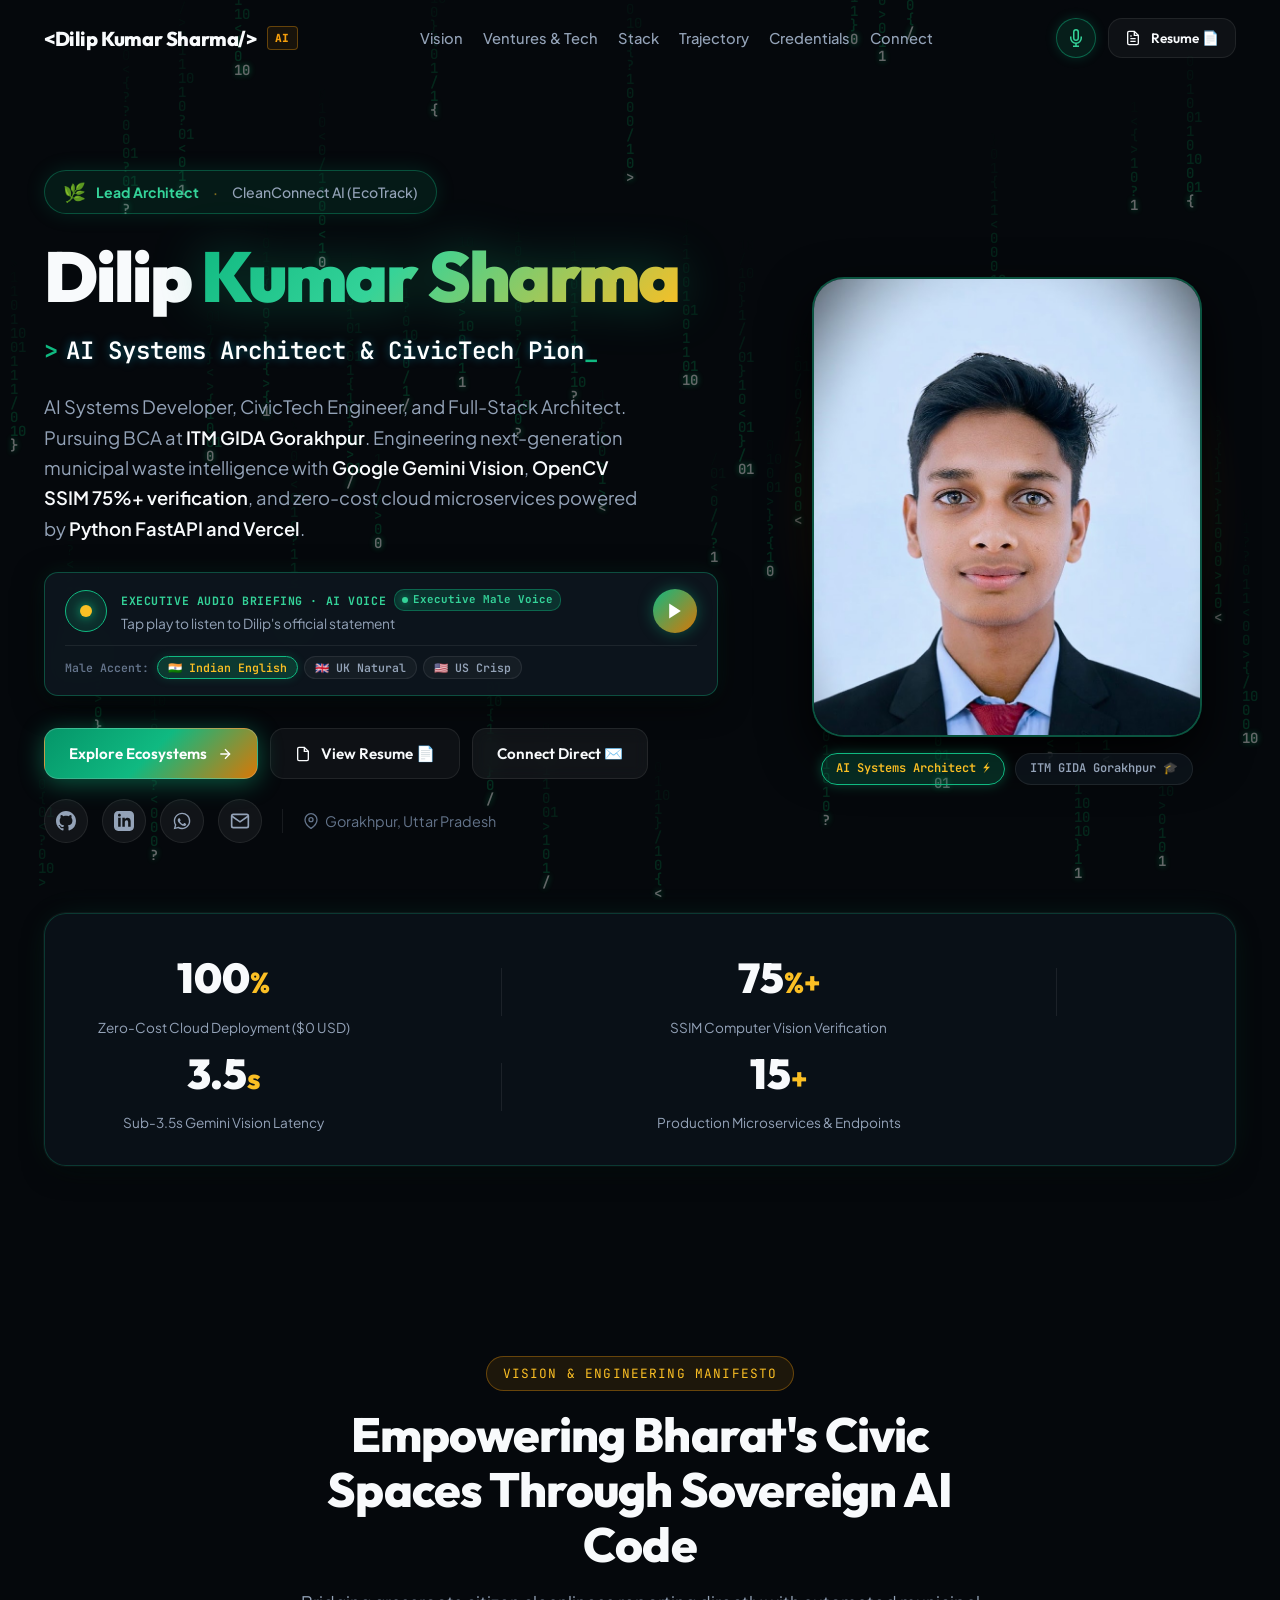
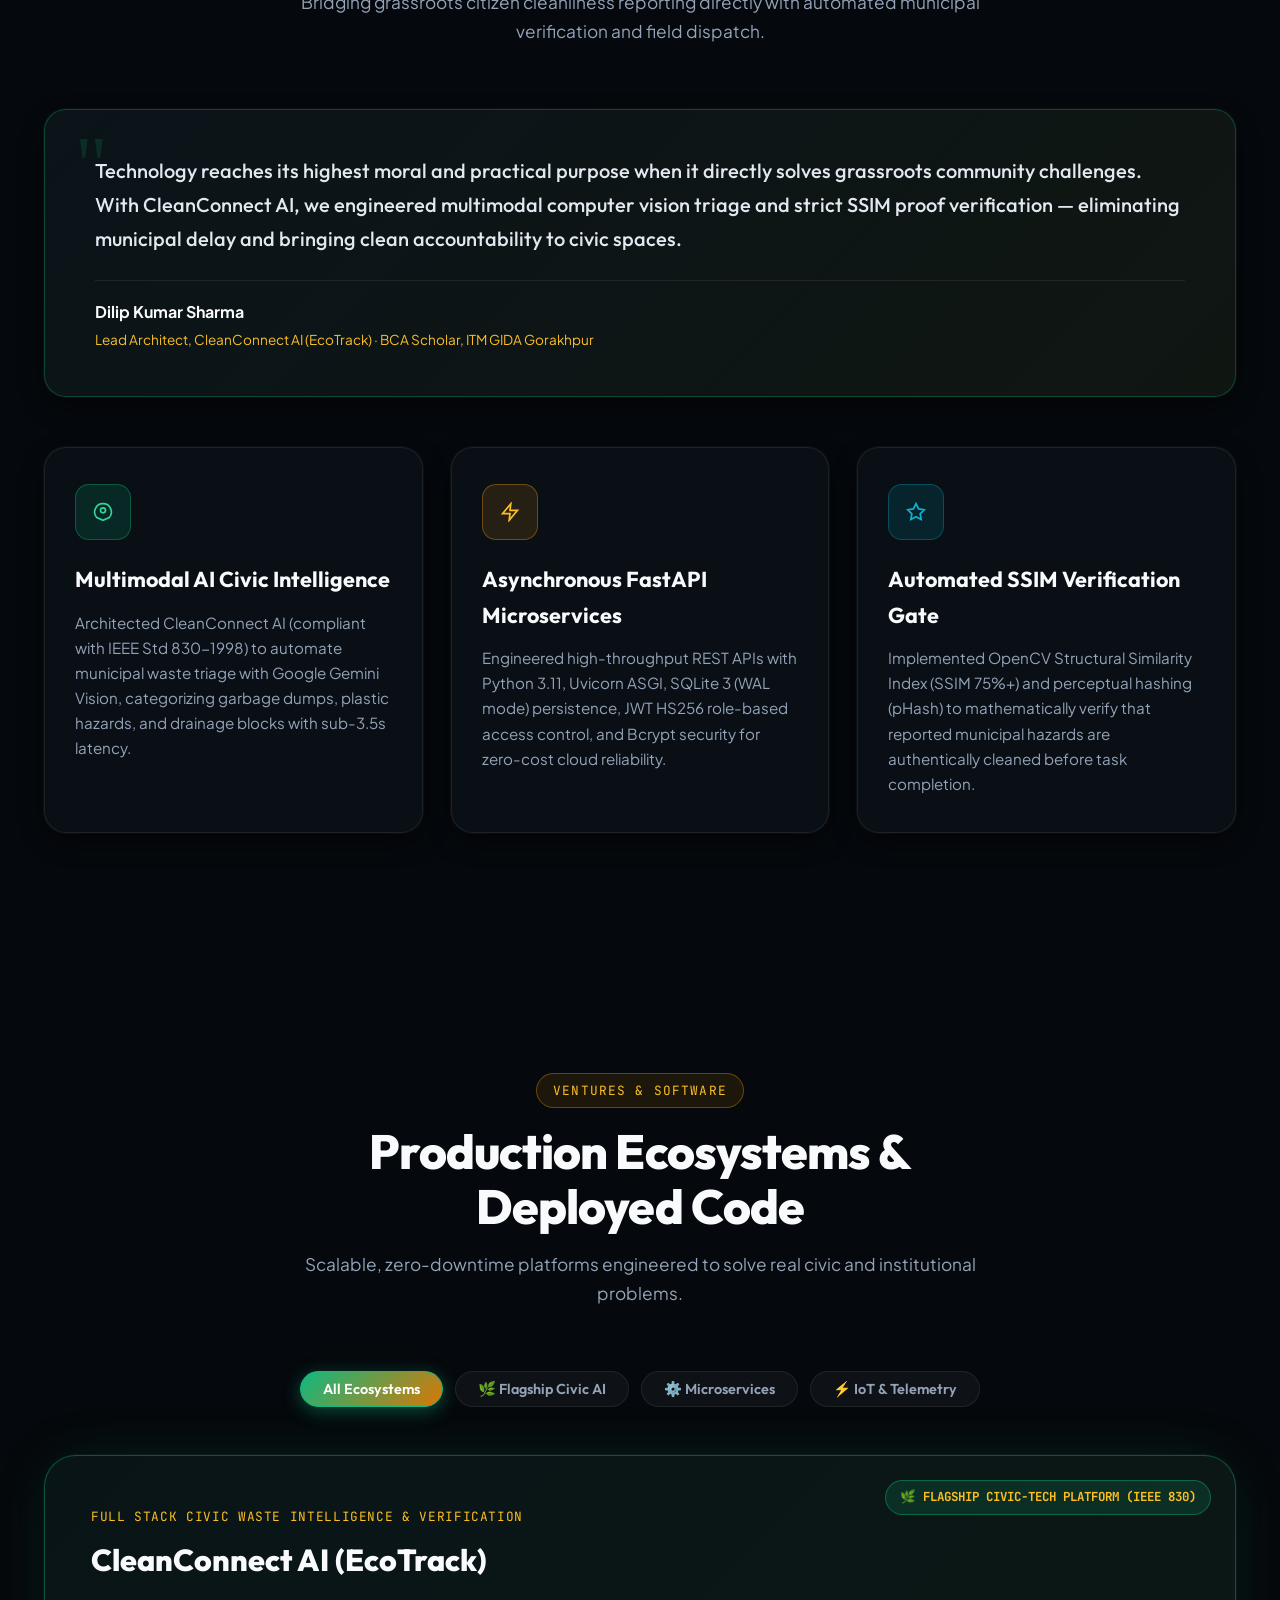
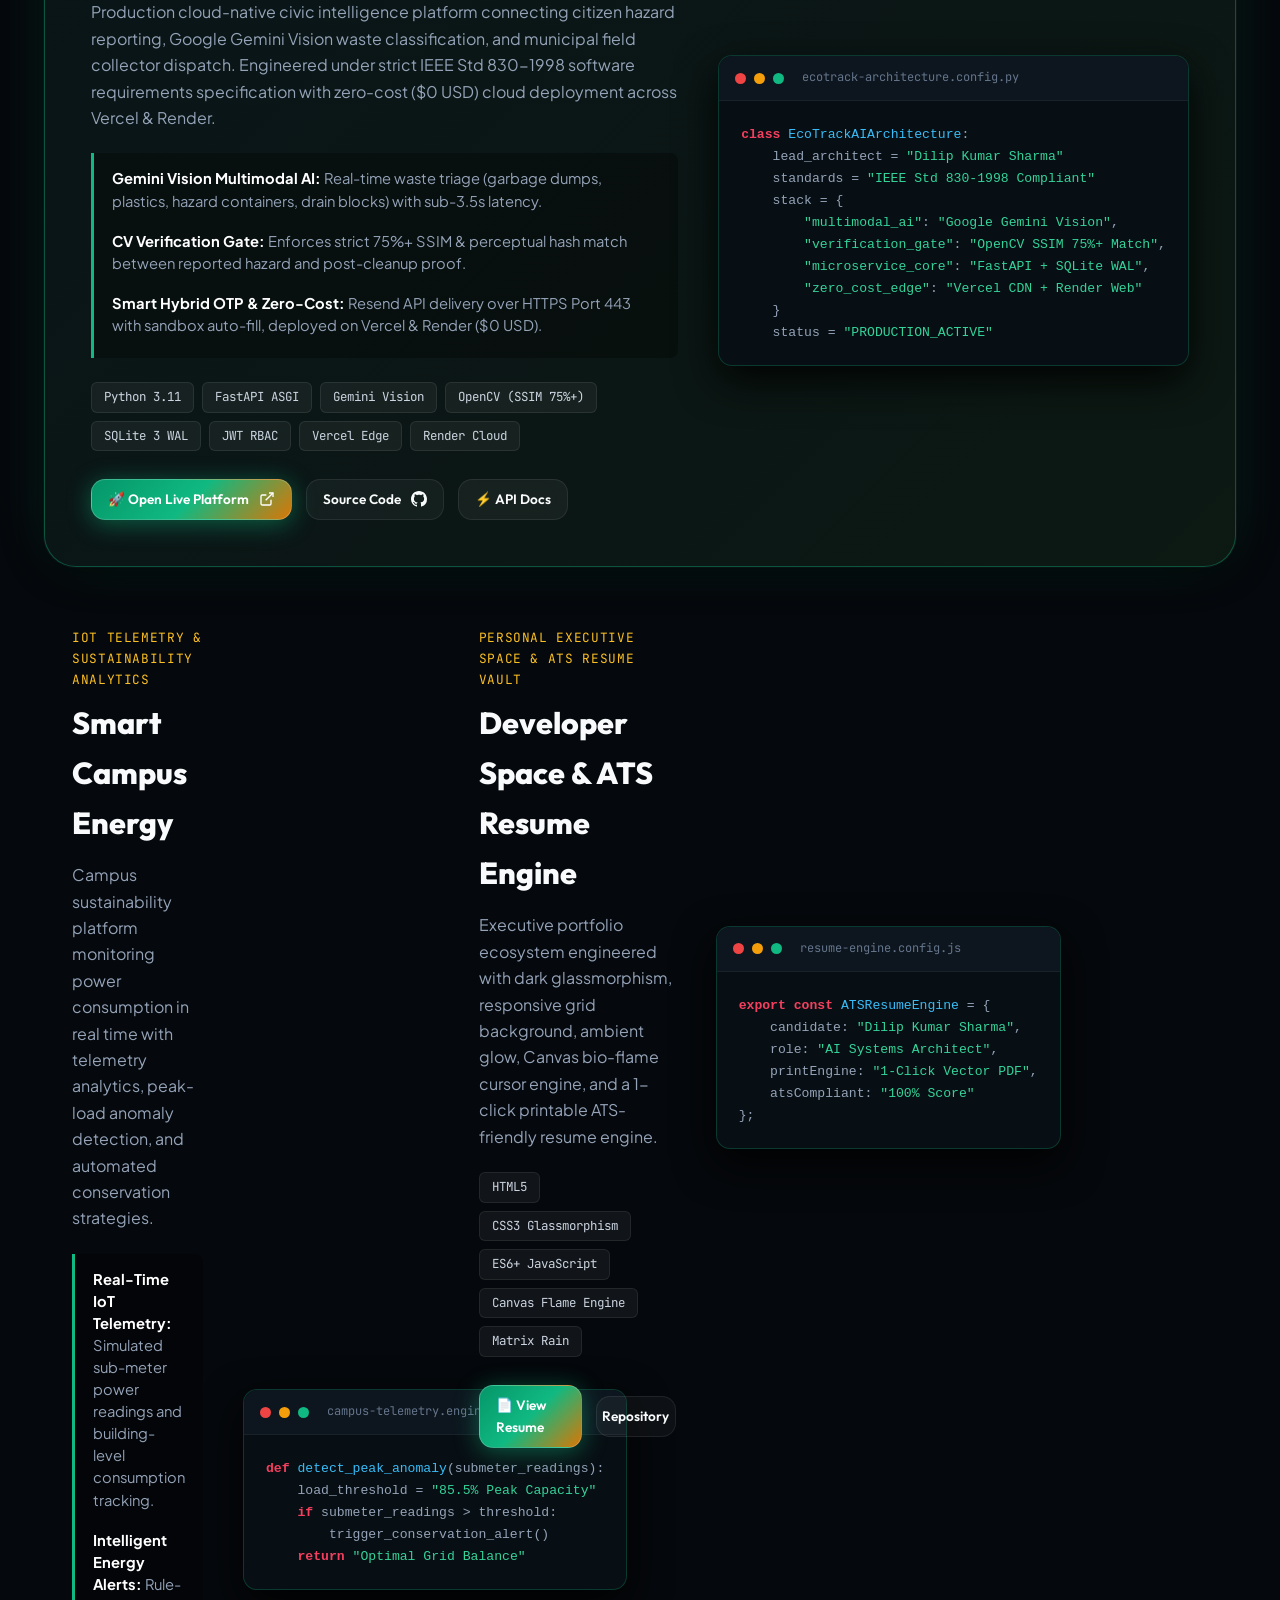
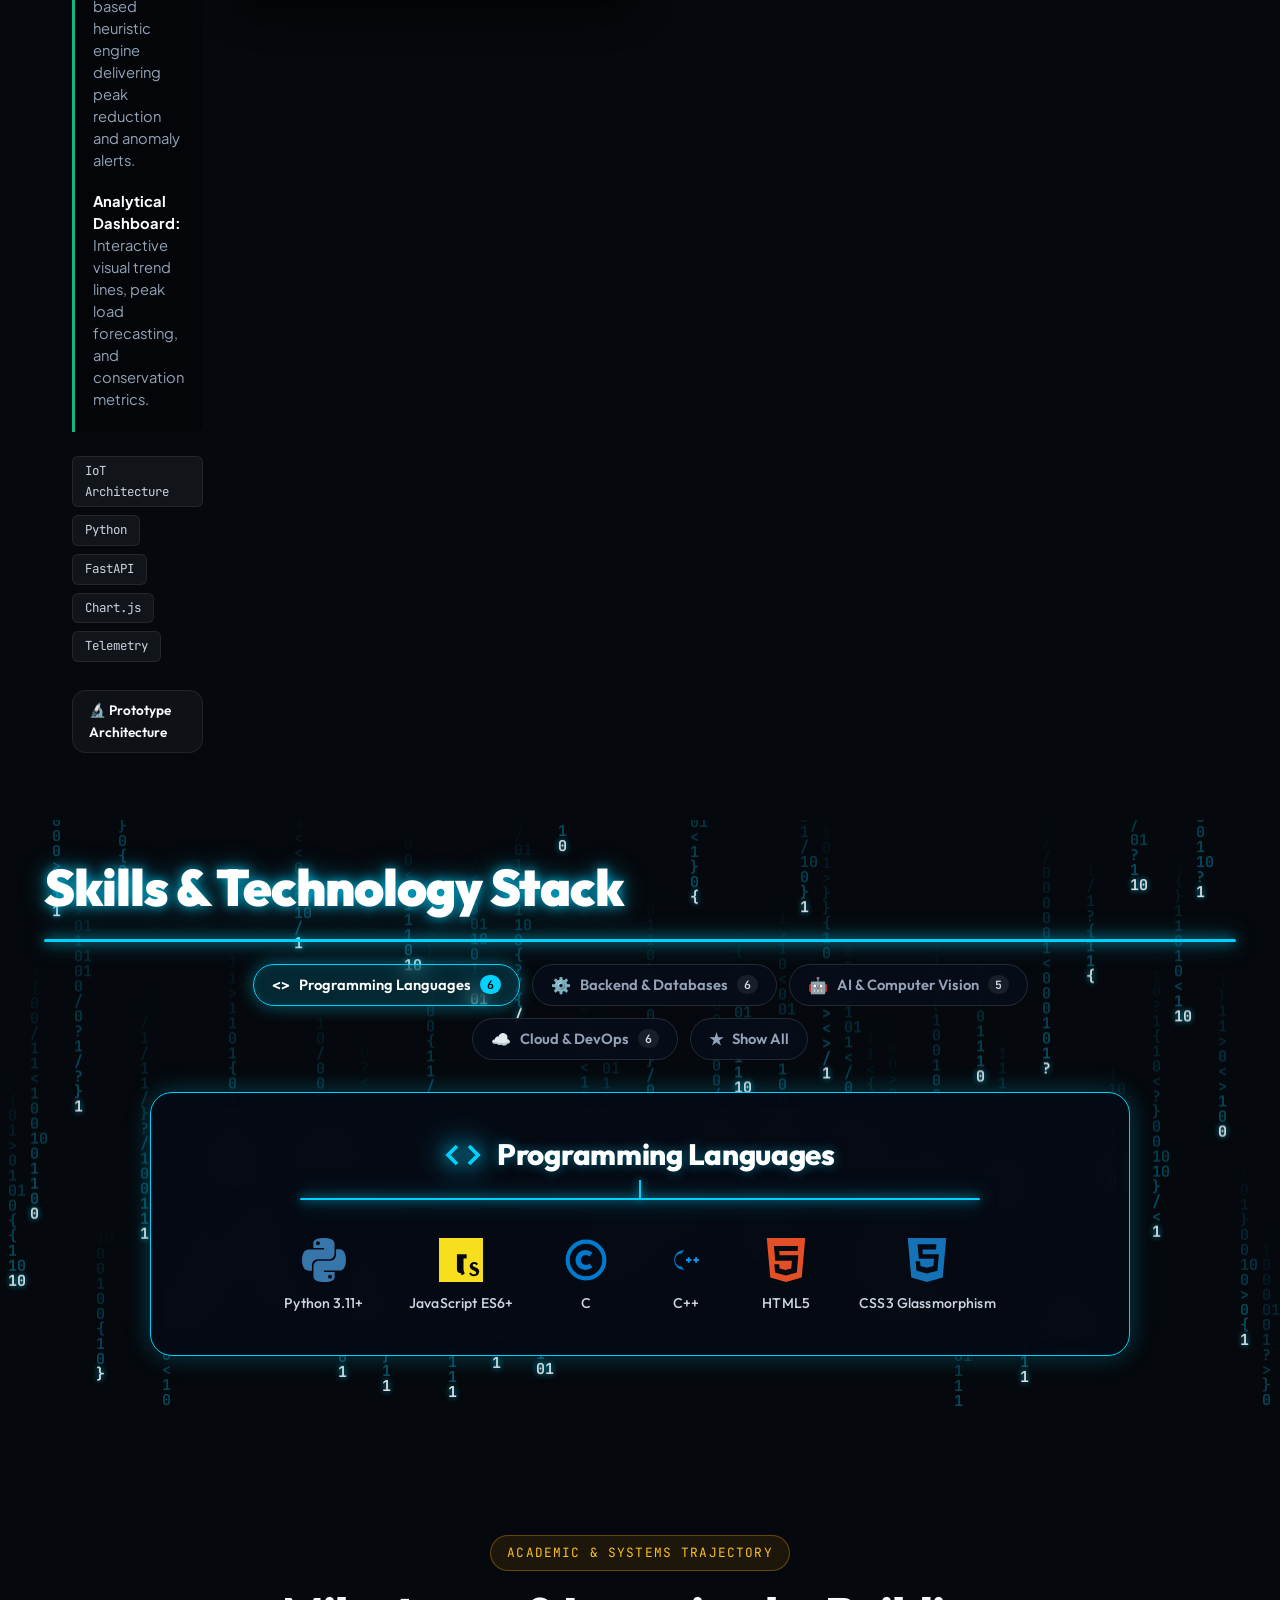
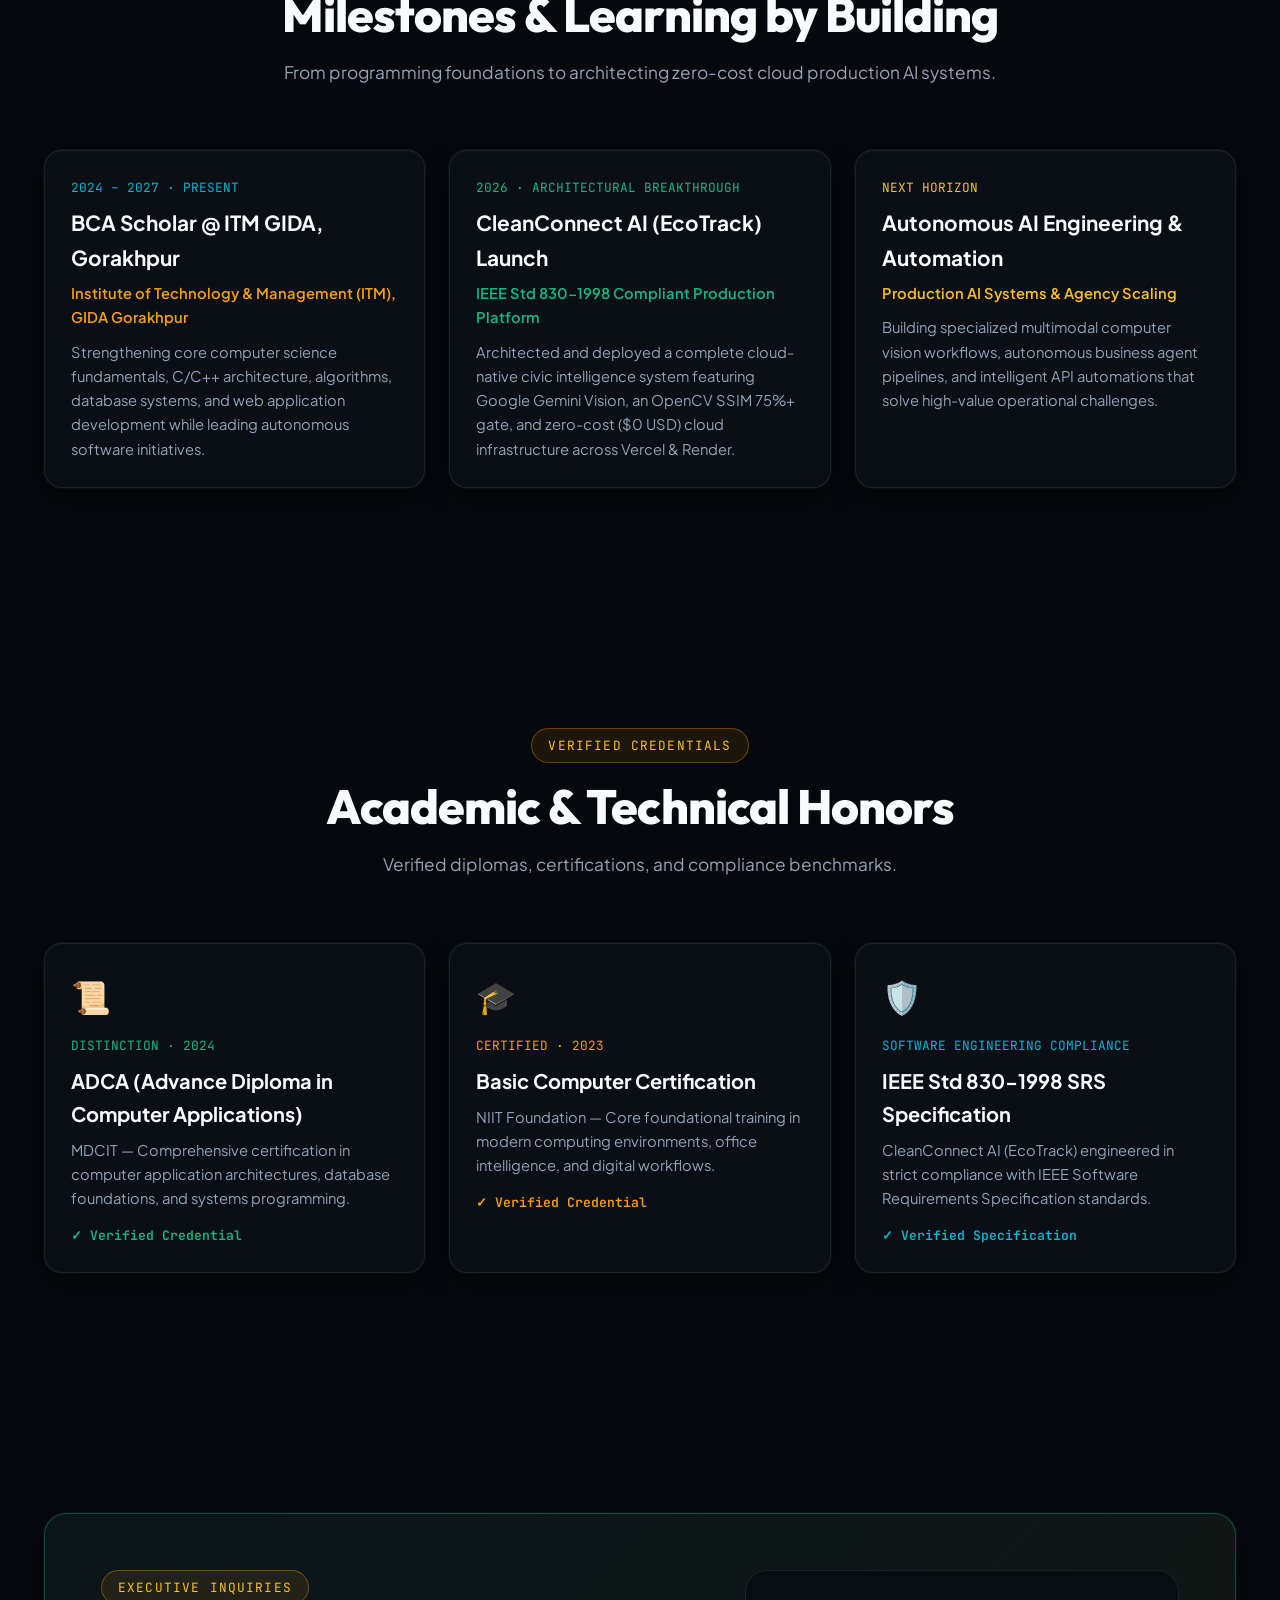
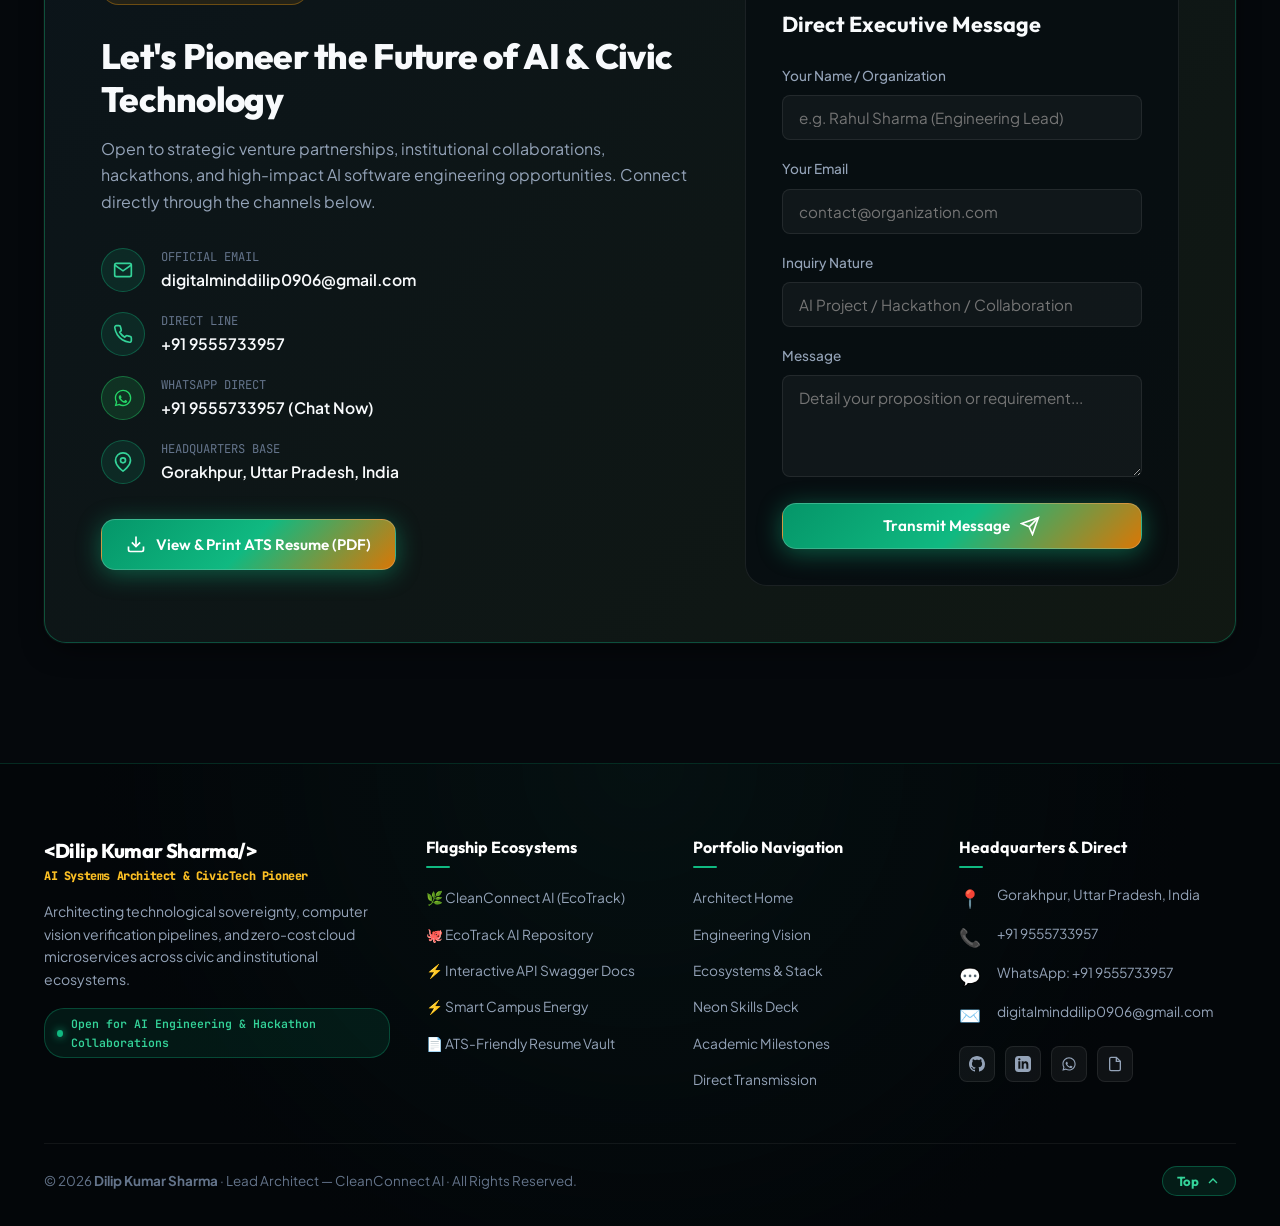
<file: index.html>
<!DOCTYPE html>
<html lang="en">
<head>
  <meta charset="UTF-8">
  <meta name="viewport" content="width=device-width, initial-scale=1.0">
  <title>Dilip Kumar Sharma | AI Systems Architect & CivicTech Pioneer</title>
  <meta name="description" content="Official Executive Portfolio of Dilip Kumar Sharma — AI Systems Architect, CivicTech Pioneer, and Lead Developer of CleanConnect AI (EcoTrack). Building multimodal vision pipelines, FastAPI microservices, and zero-cost cloud architectures.">
  <meta name="keywords" content="Dilip Kumar Sharma, AI Engineer, CleanConnect AI, EcoTrack, FastAPI, Gemini Vision, OpenCV SSIM, ITM GIDA Gorakhpur, Full Stack Developer">
  <meta name="author" content="Dilip Kumar Sharma">

  <!-- Open Graph Meta Tags -->
  <meta property="og:title" content="Dilip Kumar Sharma | AI Systems Architect">
  <meta property="og:description" content="Official Portfolio of Dilip Kumar Sharma. AI Systems Architect, CivicTech Pioneer, and Creator of CleanConnect AI.">
  <meta property="og:image" content="./profile.jpg">
  <meta property="og:type" content="website">

  <!-- Favicon -->
  <link rel="icon" type="image/jpeg" href="./profile.jpg">

  <!-- Typography -->
  <link rel="preconnect" href="https://fonts.googleapis.com">
  <link rel="preconnect" href="https://fonts.gstatic.com" crossorigin>
  <link href="https://fonts.googleapis.com/css2?family=Outfit:wght@300;400;500;600;700;800;900&family=Plus+Jakarta+Sans:wght@300;400;500;600;700;800&family=JetBrains+Mono:wght@400;500;600;700&display=swap" rel="stylesheet">

  <link rel="stylesheet" href="style.css">
</head>
<body>

  <!-- Fullscreen Subtle Flame Ember Spark Cursor Canvas ("Halka Fire Trail") -->
  <canvas id="fireTrailCanvas"></canvas>

  <!-- Fullscreen Ambient Coding Bits Matrix Rain Canvas (0, 1 Streams across black background) -->
  <canvas id="globalCodeMatrixCanvas" class="global-code-matrix-canvas"></canvas>

  <!-- Navigation Bar -->
  <header class="navbar" id="navbar">
    <div class="container nav-container">
      <a href="#hero" class="nav-brand">
        <span class="brand-name">&lt;Dilip Kumar Sharma/&gt;</span>
        <span class="brand-title-tag">AI</span>
      </a>

      <nav class="nav-menu" id="navMenu">
        <a href="#about" class="nav-link">Vision</a>
        <a href="#projects" class="nav-link">Ventures &amp; Tech</a>
        <a href="#skills" class="nav-link">Stack</a>
        <a href="#journey" class="nav-link">Trajectory</a>
        <a href="#credentials" class="nav-link">Credentials</a>
        <a href="#contact" class="nav-link">Connect</a>
      </nav>

      <div class="nav-actions">
        <!-- AI Voice Briefing Quick Trigger (Circular Pill / Mic Button) -->
        <button class="ai-voice-circle-btn" id="voiceTriggerBtn" title="Listen to Dilip's AI Voice Statement" aria-label="AI Voice Briefing">
          <div class="voice-icon-wrap">
            <svg class="icon-sm mic-icon" viewBox="0 0 24 24" fill="none" stroke="currentColor" stroke-width="2"><path d="M12 1a3 3 0 0 0-3 3v8a3 3 0 0 0 6 0V4a3 3 0 0 0-3-3z"></path><path d="M19 10v2a7 7 0 0 1-14 0v-2"></path><line x1="12" y1="19" x2="12" y2="23"></line><line x1="8" y1="23" x2="16" y2="23"></line></svg>
          </div>
          <span class="voice-pulse-ring"></span>
        </button>

        <a href="resume.html" class="btn btn-sm btn-outline nav-cv-btn" title="View Official ATS Resume">
          <svg class="icon-sm" viewBox="0 0 24 24" fill="none" stroke="currentColor" stroke-width="2"><path d="M14 2H6a2 2 0 0 0-2 2v16a2 2 0 0 0 2 2h12a2 2 0 0 0 2-2V8z"></path><polyline points="14 2 14 8 20 8"></polyline><line x1="16" y1="13" x2="8" y2="13"></line><line x1="16" y1="17" x2="8" y2="17"></line><polyline points="10 9 9 9 8 9"></polyline></svg>
          <span class="cv-text-desktop">Resume 📄</span>
          <span class="cv-text-mobile">Resume</span>
        </a>

        <button class="mobile-toggle" id="mobileToggle" aria-label="Toggle Navigation">
          <span></span><span></span><span></span>
        </button>
      </div>
    </div>
  </header>

  <!-- Hero Section -->
  <section class="hero-section" id="hero">
    <div class="container hero-container">
      
      <div class="hero-content">
        
        <div class="kisan-pill">
          <span class="wheat-icon">🌿</span>
          <span class="pill-title">Lead Architect</span>
          <span class="pill-sep">·</span>
          <span class="pill-sub">CleanConnect AI (EcoTrack)</span>
        </div>

        <h1 class="hero-title">
          Dilip <span class="gradient-kisan">Kumar Sharma</span>
        </h1>

        <div class="typewriter-container">
          <span class="typewriter-prefix">&gt; </span>
          <span class="typewriter-text" id="typewriter"></span>
          <span class="typewriter-cursor">_</span>
        </div>

        <p class="hero-bio">
          AI Systems Developer, CivicTech Engineer, and Full-Stack Architect. Pursuing BCA at <strong>ITM GIDA Gorakhpur</strong>. Engineering next-generation municipal waste intelligence with <strong>Google Gemini Vision</strong>, <strong>OpenCV SSIM 75%+ verification</strong>, and zero-cost cloud microservices powered by <strong>Python FastAPI and Vercel</strong>.
        </p>

        <!-- Executive Voice Player Card (Verified AI Voice Engine) -->
        <div class="voice-card-interactive" id="voiceCard">
          <div class="voice-card-header-row">
            <div class="voice-card-left">
              <div class="ai-avatar-pulse">
                <span class="ai-dot"></span>
                <span class="ai-sound-waves" id="voiceWaveIndicator">
                  <i></i><i></i><i></i><i></i>
                </span>
              </div>
              <div class="voice-text-group">
                <div class="voice-card-meta-row">
                  <span class="voice-card-label">EXECUTIVE AUDIO BRIEFING · AI VOICE</span>
                  <span class="voice-gender-pill" id="voiceGenderBadge">
                    <span class="badge-dot"></span>
                    <span id="voiceBadgeText">Executive Male Voice</span>
                  </span>
                </div>
                <p class="voice-card-desc" id="voiceStatusText">Tap play to listen to Dilip's official statement</p>
              </div>
            </div>
            <button class="voice-play-control" id="voicePlayBtn" aria-label="Play Dilip's Speech" title="Play / Pause Executive Voice">
              <svg id="playIcon" class="icon" viewBox="0 0 24 24" fill="currentColor"><polygon points="5 3 19 12 5 21 5 3"></polygon></svg>
              <svg id="pauseIcon" class="icon hidden" viewBox="0 0 24 24" fill="currentColor"><rect x="6" y="4" width="4" height="16"></rect><rect x="14" y="4" width="4" height="16"></rect></svg>
            </button>
          </div>

          <!-- Quick Male Dialect Selector -->
          <div class="voice-dialects-row">
            <span class="dialect-label">Male Accent:</span>
            <div class="dialect-buttons" id="voiceDialectBtns">
              <button type="button" class="dialect-pill active" data-accent="indian" title="Indian English Male Voice">🇮🇳 Indian English</button>
              <button type="button" class="dialect-pill" data-accent="uk" title="UK Executive Voice">🇬🇧 UK Natural</button>
              <button type="button" class="dialect-pill" data-accent="us" title="US Clear Tech Voice">🇺🇸 US Crisp</button>
            </div>
          </div>
        </div>

        <div class="hero-cta-group" style="display:flex; flex-wrap:wrap; gap:12px; margin-top:24px;">
          <a href="#projects" class="btn btn-kisan" title="Explore CleanConnect AI &amp; Ecosystems">
            <span>Explore Ecosystems</span>
            <svg class="icon-sm" viewBox="0 0 24 24" fill="none" stroke="currentColor" stroke-width="2"><line x1="5" y1="12" x2="19" y2="12"></line><polyline points="12 5 19 12 12 19"></polyline></svg>
          </a>
          <a href="resume.html" class="btn btn-outline" title="View Printable ATS Resume">
            <svg class="icon-sm" viewBox="0 0 24 24" fill="none" stroke="currentColor" stroke-width="2"><path d="M14 2H6a2 2 0 0 0-2 2v16a2 2 0 0 0 2 2h12a2 2 0 0 0 2-2V8z"></path><polyline points="14 2 14 8 20 8"></polyline></svg>
            <span>View Resume 📄</span>
          </a>
          <a href="#contact" class="btn btn-glass" title="Contact Dilip">Connect Direct ✉️</a>
        </div>

        <div class="hero-social-row" style="display:flex; align-items:center; gap:14px; margin-top:20px;">
          <a href="https://github.com/digitalminddilip" target="_blank" rel="noopener" class="social-link social-github" title="GitHub - @digitalminddilip">
            <svg class="icon" viewBox="0 0 24 24" fill="currentColor"><path d="M12 0C5.37 0 0 5.37 0 12c0 5.31 3.435 9.795 8.205 11.385.6.105.825-.255.825-.57 0-.285-.015-1.23-.015-2.235-3.015.555-3.795-.735-4.035-1.41-.135-.345-.72-1.41-1.23-1.695-.42-.225-1.02-.78-.015-.795.945-.015 1.62.87 1.845 1.23 1.08 1.815 2.805 1.305 3.495.99.105-.78.42-1.305.765-1.605-2.67-.3-5.46-1.335-5.46-5.925 0-1.305.465-2.385 1.23-3.225-.12-.3-.54-1.53.12-3.18 0 0 1.005-.315 3.3 1.23.96-.27 1.98-.405 3-.405s2.04.135 3 .405c2.295-1.56 3.3-1.23 3.3-1.23.66 1.65.24 2.88.12 3.18.765.84 1.23 1.905 1.23 3.225 0 4.605-2.805 5.625-5.475 5.925.435.375.81 1.095.81 2.22 0 1.605-.015 2.895-.015 3.3 0 .315.225.69.825.57A12.02 12.02 0 0024 12c0-6.63-5.37-12-12-12z"/></svg>
          </a>
          <a href="https://www.linkedin.com/" target="_blank" rel="noopener" class="social-link social-linkedin" title="LinkedIn - Dilip Kumar Sharma">
            <svg class="icon" viewBox="0 0 24 24" fill="currentColor"><path d="M19 0h-14c-2.761 0-5 2.239-5 5v14c0 2.761 2.239 5 5 5h14c2.762 0 5-2.239 5-5v-14c0-2.761-2.238-5-5-5zm-11 19h-3v-11h3v11zm-1.5-12.268c-.966 0-1.75-.79-1.75-1.764s.784-1.764 1.75-1.764 1.75.79 1.75 1.764-.783 1.764-1.75 1.764zm13.5 12.268h-3v-5.604c0-3.368-4-3.113-4 0v5.604h-3v-11h3v1.765c1.396-2.586 7-2.777 7 2.476v6.759z"/></svg>
          </a>
          <a href="https://wa.me/919555733957?text=Namaste%20Dilip!%20I%20visited%20your%20portfolio%20and%20would%20like%20to%20connect." target="_blank" rel="noopener" class="social-link social-whatsapp" title="WhatsApp - +91 9555733957">
            <svg class="icon" viewBox="0 0 24 24" fill="currentColor"><path d="M12.04 2c-5.46 0-9.91 4.45-9.91 9.91 0 1.75.46 3.45 1.32 4.95L2.05 22l5.25-1.38c1.45.79 3.08 1.21 4.74 1.21 5.46 0 9.91-4.45 9.91-9.91 0-2.65-1.03-5.14-2.9-7.01A9.816 9.816 0 0 0 12.04 2m.01 1.67c2.2 0 4.26.86 5.82 2.42a8.225 8.225 0 0 1 2.41 5.83c0 4.54-3.7 8.24-8.24 8.24-1.48 0-2.93-.4-4.2-1.15l-.3-.18-3.12.82.83-3.04-.2-.31a8.19 8.19 0 0 1-1.26-4.38c0-4.54 3.7-8.24 8.24-8.24m4.52 11.66c-.25-.13-1.47-.72-1.7-.81-.23-.08-.39-.13-.56.13-.17.25-.64.81-.79.97-.14.17-.29.19-.54.06-.25-.13-1.06-.39-2.02-1.25-.75-.67-1.26-1.5-1.41-1.75-.15-.25-.02-.39.11-.51.11-.11.25-.29.37-.44.13-.14.17-.25.25-.42.08-.17.04-.31-.02-.44-.06-.13-.56-1.34-.76-1.84-.2-.49-.4-.42-.56-.43h-.47c-.17 0-.44.06-.67.31-.23.25-.87.85-.87 2.07 0 1.22.89 2.4 1.01 2.57.13.17 1.75 2.68 4.25 3.75.59.26 1.06.41 1.42.52.6.19 1.15.16 1.58.1.48-.07 1.47-.6 1.68-1.18.21-.58.21-1.08.15-1.18-.07-.1-.23-.17-.48-.29z"/></svg>
          </a>
          <a href="mailto:digitalminddilip0906@gmail.com" class="social-link" title="Direct Email - digitalminddilip0906@gmail.com">
            <svg class="icon" viewBox="0 0 24 24" fill="none" stroke="currentColor" stroke-width="2"><path d="M4 4h16c1.1 0 2 .9 2 2v12c0 1.1-.9 2-2 2H4c-1.1 0-2-.9-2-2V6c0-1.1.9-2 2-2z"></path><polyline points="22,6 12,13 2,6"></polyline></svg>
          </a>
          <span class="social-separator"></span>
          <span class="social-location">
            <svg class="icon-sm" viewBox="0 0 24 24" fill="none" stroke="currentColor" stroke-width="2"><path d="M21 10c0 7-9 13-9 13s-9-6-9-13a9 9 0 0 1 18 0z"></path><circle cx="12" cy="10" r="3"></circle></svg>
            Gorakhpur, Uttar Pradesh
          </span>
        </div>

      </div>

      <!-- 3D Founder Portrait with Bio-Aura & Floating Chips -->
      <div class="hero-image-wrapper">
        <div class="profile-card-3d" id="profileCard">
          <div class="kisan-bio-aura"></div>
          
          <div class="profile-border" id="profileBorder">
            <div class="photo-slide-container">
              <img src="profile.jpg" alt="Dilip Kumar Sharma — AI Systems Architect" class="profile-img active" id="photo1">
            </div>
          </div>
          
          <div class="photo-mode-selector">
            <span class="mode-pill active">AI Systems Architect ⚡</span>
            <span class="mode-pill">ITM GIDA Gorakhpur 🎓</span>
          </div>
        </div>
      </div>

    </div>

    <!-- Executive Metrics Bar -->
    <div class="container">
      <div class="stat-bar">
        <div class="stat-item">
          <div class="stat-number-wrap">
            <span class="stat-number" data-target="100">0</span><span class="stat-plus">%</span>
          </div>
          <span class="stat-label">Zero-Cost Cloud Deployment ($0 USD)</span>
        </div>
        <div class="stat-divider"></div>
        <div class="stat-item">
          <div class="stat-number-wrap">
            <span class="stat-number" data-target="75">0</span><span class="stat-plus">%+</span>
          </div>
          <span class="stat-label">SSIM Computer Vision Verification</span>
        </div>
        <div class="stat-divider"></div>
        <div class="stat-item">
          <div class="stat-number-wrap">
            <span class="stat-number" data-target="3.5">0</span><span class="stat-plus">s</span>
          </div>
          <span class="stat-label">Sub-3.5s Gemini Vision Latency</span>
        </div>
        <div class="stat-divider"></div>
        <div class="stat-item">
          <div class="stat-number-wrap">
            <span class="stat-number" data-target="15">0</span><span class="stat-plus">+</span>
          </div>
          <span class="stat-label">Production Microservices &amp; Endpoints</span>
        </div>
      </div>
    </div>
  </section>

  <!-- Founder's Manifesto / Vision Section -->
  <section class="section about-section" id="about">
    <div class="container">
      <div class="section-header">
        <span class="section-tag">Vision &amp; Engineering Manifesto</span>
        <h2 class="section-title">Empowering Bharat's Civic Spaces Through Sovereign AI Code</h2>
        <p class="section-subtitle">Bridging grassroots citizen cleanliness reporting directly with automated municipal verification and field dispatch.</p>
      </div>

      <div class="manifesto-card glass-panel">
        <div class="manifesto-quote-mark">"</div>
        <blockquote class="manifesto-quote">
          Technology reaches its highest moral and practical purpose when it directly solves grassroots community challenges. With CleanConnect AI, we engineered multimodal computer vision triage and strict SSIM proof verification — eliminating municipal delay and bringing clean accountability to civic spaces.
        </blockquote>
        <div class="manifesto-author">
          <div class="author-info">
            <strong>Dilip Kumar Sharma</strong>
            <span>Lead Architect, CleanConnect AI (EcoTrack) · BCA Scholar, ITM GIDA Gorakhpur</span>
          </div>
        </div>
      </div>

      <div class="about-grid">
        <div class="about-card glass-panel">
          <div class="about-icon-box kisan-theme">
            <svg class="icon" viewBox="0 0 24 24" fill="none" stroke="currentColor" stroke-width="2"><path d="M12 2a10 10 0 0 0-7.54 16.58L12 22l7.54-3.42A10 10 0 0 0 12 2z"></path><circle cx="12" cy="10" r="3"></circle></svg>
          </div>
          <h3>Multimodal AI Civic Intelligence</h3>
          <p>
            Architected CleanConnect AI (compliant with IEEE Std 830-1998) to automate municipal waste triage with Google Gemini Vision, categorizing garbage dumps, plastic hazards, and drainage blocks with sub-3.5s latency.
          </p>
        </div>

        <div class="about-card glass-panel">
          <div class="about-icon-box gold-theme">
            <svg class="icon" viewBox="0 0 24 24" fill="none" stroke="currentColor" stroke-width="2"><path d="M13 2L3 14h9l-1 8 10-12h-9l1-8z"></path></svg>
          </div>
          <h3>Asynchronous FastAPI Microservices</h3>
          <p>
            Engineered high-throughput REST APIs with Python 3.11, Uvicorn ASGI, SQLite 3 (WAL mode) persistence, JWT HS256 role-based access control, and Bcrypt security for zero-cost cloud reliability.
          </p>
        </div>

        <div class="about-card glass-panel">
          <div class="about-icon-box cyber-theme">
            <svg class="icon" viewBox="0 0 24 24" fill="none" stroke="currentColor" stroke-width="2"><polygon points="12 2 15.09 8.26 22 9.27 17 14.14 18.18 21.02 12 17.77 5.82 21.02 7 14.14 2 9.27 8.91 8.26 12 2"></polygon></svg>
          </div>
          <h3>Automated SSIM Verification Gate</h3>
          <p>
            Implemented OpenCV Structural Similarity Index (SSIM 75%+) and perceptual hashing (pHash) to mathematically verify that reported municipal hazards are authentically cleaned before task completion.
          </p>
        </div>
      </div>
    </div>
  </section>

  <!-- Featured Ventures & Projects Section -->
  <section class="section projects-section" id="projects">
    <div class="container">
      <div class="section-header">
        <span class="section-tag">Ventures &amp; Software</span>
        <h2 class="section-title">Production Ecosystems &amp; Deployed Code</h2>
        <p class="section-subtitle">Scalable, zero-downtime platforms engineered to solve real civic and institutional problems.</p>
      </div>

      <!-- Filter Controls -->
      <div class="project-filters">
        <button class="filter-btn active" data-filter="all">All Ecosystems</button>
        <button class="filter-btn" data-filter="flagship">🌿 Flagship Civic AI</button>
        <button class="filter-btn" data-filter="microservices">⚙️ Microservices</button>
        <button class="filter-btn" data-filter="iot">⚡ IoT &amp; Telemetry</button>
      </div>

      <div class="projects-grid">

        <!-- Flagship: CleanConnect AI (EcoTrack) -->
        <article class="project-card featured-flagship" data-category="flagship microservices">
          <div class="flagship-badge">🌿 FLAGSHIP CIVIC-TECH PLATFORM (IEEE 830)</div>
          <div class="project-inner">
            <div class="project-meta">
              <span class="project-category">Full Stack Civic Waste Intelligence &amp; Verification</span>
              <h3 class="project-title">CleanConnect AI (EcoTrack)</h3>
              <p class="project-desc">
                Production cloud-native civic intelligence platform connecting citizen hazard reporting, Google Gemini Vision waste classification, and municipal field collector dispatch. Engineered under strict IEEE Std 830-1998 software requirements specification with zero-cost ($0 USD) cloud deployment across Vercel &amp; Render.
              </p>

              <div class="project-highlights">
                <div class="highlight-item">
                  <strong>Gemini Vision Multimodal AI:</strong> Real-time waste triage (garbage dumps, plastics, hazard containers, drain blocks) with sub-3.5s latency.
                </div>
                <div class="highlight-item">
                  <strong>CV Verification Gate:</strong> Enforces strict 75%+ SSIM &amp; perceptual hash match between reported hazard and post-cleanup proof.
                </div>
                <div class="highlight-item">
                  <strong>Smart Hybrid OTP &amp; Zero-Cost:</strong> Resend API delivery over HTTPS Port 443 with sandbox auto-fill, deployed on Vercel &amp; Render ($0 USD).
                </div>
              </div>

              <div class="project-tech-stack">
                <span class="tech-tag">Python 3.11</span>
                <span class="tech-tag">FastAPI ASGI</span>
                <span class="tech-tag">Gemini Vision</span>
                <span class="tech-tag">OpenCV (SSIM 75%+)</span>
                <span class="tech-tag">SQLite 3 WAL</span>
                <span class="tech-tag">JWT RBAC</span>
                <span class="tech-tag">Vercel Edge</span>
                <span class="tech-tag">Render Cloud</span>
              </div>

              <div class="project-links">
                <a href="https://ecotrackaipwd-frontend.vercel.app/" target="_blank" rel="noopener" class="btn btn-kisan btn-sm">
                  <span>🚀 Open Live Platform</span>
                  <svg class="icon-sm" viewBox="0 0 24 24" fill="none" stroke="currentColor" stroke-width="2"><path d="M18 13v6a2 2 0 0 1-2 2H5a2 2 0 0 1-2-2V8a2 2 0 0 1 2-2h6"></path><polyline points="15 3 21 3 21 9"></polyline><line x1="10" y1="14" x2="21" y2="3"></line></svg>
                </a>
                <a href="https://github.com/digitalminddilip/ecotrackaipwd" target="_blank" rel="noopener" class="btn btn-outline btn-sm">
                  <span>Source Code</span>
                  <svg class="icon-sm" viewBox="0 0 24 24" fill="currentColor"><path d="M12 0C5.37 0 0 5.37 0 12c0 5.31 3.435 9.795 8.205 11.385.6.105.825-.255.825-.57 0-.285-.015-1.23-.015-2.235-3.015.555-3.795-.735-4.035-1.41-.135-.345-.72-1.41-1.23-1.695-.42-.225-1.02-.78-.015-.795.945-.015 1.62.87 1.845 1.23 1.08 1.815 2.805 1.305 3.495.99.105-.78.42-1.305.765-1.605-2.67-.3-5.46-1.335-5.46-5.925 0-1.305.465-2.385 1.23-3.225-.12-.3-.54-1.53.12-3.18 0 0 1.005-.315 3.3 1.23.96-.27 1.98-.405 3-.405s2.04.135 3 .405c2.295-1.56 3.3-1.23 3.3-1.23.66 1.65.24 2.88.12 3.18.765.84 1.23 1.905 1.23 3.225 0 4.605-2.805 5.625-5.475 5.925.435.375.81 1.095.81 2.22 0 1.605-.015 2.895-.015 3.3 0 .315.225.69.825.57A12.02 12.02 0 0024 12c0-6.63-5.37-12-12-12z"/></svg>
                </a>
                <a href="https://ecotrackaipwd-1.onrender.com/docs" target="_blank" rel="noopener" class="btn btn-glass btn-sm">
                  <span>⚡ API Docs</span>
                </a>
              </div>
            </div>

            <div class="project-visual">
              <div class="code-preview-window">
                <div class="window-bar">
                  <span class="dot red"></span>
                  <span class="dot yellow"></span>
                  <span class="dot green"></span>
                  <span class="window-title">ecotrack-architecture.config.py</span>
                </div>
                <pre class="code-block"><code><span class="c-keyword">class</span> <span class="c-var">EcoTrackAIArchitecture</span>:
    lead_architect = <span class="c-string">"Dilip Kumar Sharma"</span>
    standards = <span class="c-string">"IEEE Std 830-1998 Compliant"</span>
    stack = {
        <span class="c-string">"multimodal_ai"</span>: <span class="c-string">"Google Gemini Vision"</span>,
        <span class="c-string">"verification_gate"</span>: <span class="c-string">"OpenCV SSIM 75%+ Match"</span>,
        <span class="c-string">"microservice_core"</span>: <span class="c-string">"FastAPI + SQLite WAL"</span>,
        <span class="c-string">"zero_cost_edge"</span>: <span class="c-string">"Vercel CDN + Render Web"</span>
    }
    status = <span class="c-string">"PRODUCTION_ACTIVE"</span></code></pre>
              </div>
            </div>
          </div>
        </article>

        <!-- Venture 2: Smart Campus Energy -->
        <article class="project-card" data-category="iot microservices">
          <div class="project-inner">
            <div class="project-meta">
              <span class="project-category">IoT Telemetry &amp; Sustainability Analytics</span>
              <h3 class="project-title">Smart Campus Energy</h3>
              <p class="project-desc">
                Campus sustainability platform monitoring power consumption in real time with telemetry analytics, peak-load anomaly detection, and automated conservation strategies.
              </p>

              <div class="project-highlights">
                <div class="highlight-item">
                  <strong>Real-Time IoT Telemetry:</strong> Simulated sub-meter power readings and building-level consumption tracking.
                </div>
                <div class="highlight-item">
                  <strong>Intelligent Energy Alerts:</strong> Rule-based heuristic engine delivering peak reduction and anomaly alerts.
                </div>
                <div class="highlight-item">
                  <strong>Analytical Dashboard:</strong> Interactive visual trend lines, peak load forecasting, and conservation metrics.
                </div>
              </div>

              <div class="project-tech-stack">
                <span class="tech-tag">IoT Architecture</span>
                <span class="tech-tag">Python</span>
                <span class="tech-tag">FastAPI</span>
                <span class="tech-tag">Chart.js</span>
                <span class="tech-tag">Telemetry</span>
              </div>

              <div class="project-links">
                <a href="#projects" class="btn btn-outline btn-sm">
                  <span>🔬 Prototype Architecture</span>
                </a>
              </div>
            </div>

            <div class="project-visual">
              <div class="code-preview-window">
                <div class="window-bar">
                  <span class="dot red"></span>
                  <span class="dot yellow"></span>
                  <span class="dot green"></span>
                  <span class="window-title">campus-telemetry.engine.py</span>
                </div>
                <pre class="code-block"><code><span class="c-keyword">def</span> <span class="c-var">detect_peak_anomaly</span>(submeter_readings):
    load_threshold = <span class="c-string">"85.5% Peak Capacity"</span>
    <span class="c-keyword">if</span> submeter_readings &gt; threshold:
        trigger_conservation_alert()
    <span class="c-keyword">return</span> <span class="c-string">"Optimal Grid Balance"</span></code></pre>
              </div>
            </div>
          </div>
        </article>

        <!-- Venture 3: Interactive Developer Vault & ATS Resume -->
        <article class="project-card" data-category="flagship">
          <div class="project-inner">
            <div class="project-meta">
              <span class="project-category">Personal Executive Space &amp; ATS Resume Vault</span>
              <h3 class="project-title">Developer Space &amp; ATS Resume Engine</h3>
              <p class="project-desc">
                Executive portfolio ecosystem engineered with dark glassmorphism, responsive grid background, ambient glow, Canvas bio-flame cursor engine, and a 1-click printable ATS-friendly resume engine.
              </p>

              <div class="project-tech-stack">
                <span class="tech-tag">HTML5</span>
                <span class="tech-tag">CSS3 Glassmorphism</span>
                <span class="tech-tag">ES6+ JavaScript</span>
                <span class="tech-tag">Canvas Flame Engine</span>
                <span class="tech-tag">Matrix Rain</span>
              </div>

              <div class="project-links">
                <a href="resume.html" class="btn btn-kisan btn-sm">
                  <span>📄 View Resume</span>
                </a>
                <a href="https://github.com/digitalminddilip/portfolio" target="_blank" rel="noopener" class="btn btn-outline btn-sm">
                  <span>Repository</span>
                </a>
              </div>
            </div>

            <div class="project-visual">
              <div class="code-preview-window">
                <div class="window-bar">
                  <span class="dot red"></span>
                  <span class="dot yellow"></span>
                  <span class="dot green"></span>
                  <span class="window-title">resume-engine.config.js</span>
                </div>
                <pre class="code-block"><code><span class="c-keyword">export const</span> <span class="c-var">ATSResumeEngine</span> = {
    candidate: <span class="c-string">"Dilip Kumar Sharma"</span>,
    role: <span class="c-string">"AI Systems Architect"</span>,
    printEngine: <span class="c-string">"1-Click Vector PDF"</span>,
    atsCompliant: <span class="c-string">"100% Score"</span>
};</code></pre>
              </div>
            </div>
          </div>
        </article>

      </div>
    </div>
  </section>

  <!-- Skills Section with Neon Category Deck & Binary Matrix Canvas -->
  <section class="section skills-section" id="skills">
    <!-- Cyber Coding Matrix & Binary Bits Canvas (0, 1 Moving Streams) -->
    <canvas id="skillsBinaryCanvas" class="skills-binary-canvas"></canvas>

    <div class="container">
      
      <!-- Neon Section Title Header -->
      <div class="skills-neon-main-header">
        <h2 class="skills-neon-title">Skills &amp; Technology Stack</h2>
        <div class="skills-neon-header-line"></div>
      </div>

      <!-- Cyber Neon Interactive Category Selector Tabs -->
      <div class="skills-tab-nav" role="tablist" aria-label="Skills Category Navigation">
        <button class="skill-tab-btn tab-cyan active" data-target="cat-programming" role="tab" aria-selected="true" id="tab-btn-programming">
          <span class="tab-icon">&lt;&gt;</span>
          <span class="tab-label">Programming Languages</span>
          <span class="tab-count">6</span>
        </button>

        <button class="skill-tab-btn tab-green" data-target="cat-backend" role="tab" aria-selected="false" id="tab-btn-backend">
          <span class="tab-icon">⚙️</span>
          <span class="tab-label">Backend &amp; Databases</span>
          <span class="tab-count">6</span>
        </button>

        <button class="skill-tab-btn tab-pink" data-target="cat-ai" role="tab" aria-selected="false" id="tab-btn-ai">
          <span class="tab-icon">🤖</span>
          <span class="tab-label">AI &amp; Computer Vision</span>
          <span class="tab-count">5</span>
        </button>

        <button class="skill-tab-btn tab-purple" data-target="cat-cloud" role="tab" aria-selected="false" id="tab-btn-cloud">
          <span class="tab-icon">☁️</span>
          <span class="tab-label">Cloud &amp; DevOps</span>
          <span class="tab-count">6</span>
        </button>

        <button class="skill-tab-btn tab-all" data-target="all" role="tab" aria-selected="false" id="tab-btn-all">
          <span class="tab-icon">★</span>
          <span class="tab-label">Show All</span>
        </button>
      </div>

      <!-- Skills Neon Cards Showcase Deck -->
      <div class="skills-neon-deck" id="skillsDeck">

        <!-- CARD 1: Programming Languages -->
        <div class="neon-skill-card theme-cyan active" id="cat-programming" data-category="cat-programming">
          <div class="neon-card-header">
            <div class="neon-header-icon">
              <svg viewBox="0 0 24 24" fill="none" stroke="currentColor" stroke-width="2.5">
                <polyline points="16 18 22 12 16 6"></polyline>
                <polyline points="8 6 2 12 8 18"></polyline>
              </svg>
            </div>
            <h3 class="neon-card-title">Programming Languages</h3>
          </div>
          
          <div class="neon-card-divider"></div>

          <div class="neon-skills-items">
            <!-- Python -->
            <div class="neon-skill-item" title="Python 3.11+">
              <div class="skill-item-icon">
                <svg viewBox="0 0 24 24" width="40" height="40" fill="#3776AB"><path d="M11.914 0C5.82 0 6.2 2.656 6.2 2.656l.006 2.75h5.813v.825H3.9S0 5.77 0 11.914c0 6.14 3.4 5.925 3.4 5.925h2.025v-2.844s-.11-3.4 3.344-3.4h5.738s3.237.053 3.237-3.14V3.14S18.23 0 11.914 0zm-3.23 1.834a1.085 1.085 0 1 1 0 2.17 1.085 1.085 0 0 1 0-2.17zM12.086 24c6.094 0 5.714-2.656 5.714-2.656l-.006-2.75H11.98v-.825h8.12s3.9.46 3.9-5.684c0-6.14-3.4-5.925-3.4-5.925h-2.025v2.844s.11 3.4-3.344 3.4H9.488s-3.237-.053-3.237 3.14v5.305s-.49 3.14 5.835 3.14zm3.23-1.834a1.085 1.085 0 1 1 0-2.17 1.085 1.085 0 0 1 0 2.17z"/></svg>
              </div>
              <span class="skill-item-name">Python 3.11+</span>
            </div>

            <!-- JavaScript -->
            <div class="neon-skill-item" title="Modern JavaScript ES6+">
              <div class="skill-item-icon">
                <svg viewBox="0 0 24 24" width="40" height="40" fill="#F7DF1E"><path d="M0 0h24v24H0V0zm22.034 18.276c-.175-1.017-.834-1.779-2.26-2.336-.741-.29-1.409-.578-1.409-1.077 0-.417.319-.714.869-.714.53 0 .869.215 1.139.697.589-.374.589-.374.966-.621-.497-.733-1.223-1.096-2.108-1.096-1.503 0-2.473.918-2.473 2.181 0 1.341.878 1.947 2.215 2.473.844.332 1.258.627 1.258 1.162 0 .524-.467.878-1.199.878-.857 0-1.341-.442-1.637-1.037-.589.344-.589.344-.99.589.442.885 1.317 1.487 2.628 1.487 1.838 0 2.827-.929 2.827-2.392l-.001-.013zm-8.878 1.884c.344-.589.344-.589.929-.942-.442-.714-.714-1.317-.714-2.285V11.23h1.706V8.924H9.791v8.005c0 1.554.764 2.467 2.365 2.231v1.001z"/></svg>
              </div>
              <span class="skill-item-name">JavaScript ES6+</span>
            </div>

            <!-- C -->
            <div class="neon-skill-item" title="C Language">
              <div class="skill-item-icon">
                <svg viewBox="0 0 48 48" width="40" height="40">
                  <circle cx="24" cy="24" r="20" fill="none" stroke="#007ACC" stroke-width="4.5"/>
                  <path fill="#007ACC" d="M31 16a11 11 0 1 0 0 16l-3.2-4.2a5.5 5.5 0 1 1 0-7.6L31 16z"/>
                </svg>
              </div>
              <span class="skill-item-name">C</span>
            </div>

            <!-- C++ -->
            <div class="neon-skill-item" title="C++">
              <div class="skill-item-icon">
                <svg viewBox="0 0 48 48" width="40" height="40">
                  <path fill="#007ACC" d="M22 13a11 11 0 1 0 0 22l-2.8-3.8a6.5 6.5 0 1 1 0-14.4L22 13z"/>
                  <path fill="#0098FF" d="M26 21h2v2h2v2h-2v2h-2v-2h-2v-2h2v-2zm8 0h2v2h2v2h-2v2h-2v-2h-2v-2h2v-2z"/>
                </svg>
              </div>
              <span class="skill-item-name">C++</span>
            </div>

            <!-- HTML5 -->
            <div class="neon-skill-item" title="HTML5 Semantic Markup">
              <div class="skill-item-icon">
                <svg viewBox="0 0 24 24" width="40" height="40" fill="#E34F26"><path d="M1.5 0h21l-1.91 21.563L11.977 24l-8.565-2.438L1.5 0zm7.031 9.75l-.232-2.718 10.059-.003.23-2.622L5.419 4.407l.71 8.019h9.117l-.367 4.143-3.19.863-3.197-.863-.205-2.317H5.66l.397 4.54 5.92 1.603 5.918-1.603.805-9.419H8.531z"/></svg>
              </div>
              <span class="skill-item-name">HTML5</span>
            </div>

            <!-- CSS3 -->
            <div class="neon-skill-item" title="CSS3 Glassmorphism">
              <div class="skill-item-icon">
                <svg viewBox="0 0 24 24" width="40" height="40" fill="#1572B6"><path d="M1.5 0h21l-1.91 21.563L11.977 24l-8.565-2.438L1.5 0zm15.42 6.094l.235-2.687H6.845l.705 7.973h8.318l-.348 3.93-3.543.957-3.544-.957-.228-2.585H5.805l.448 5.12 5.724 1.55 5.723-1.55.787-8.918H9.728l-.234-2.687h7.426l-.001-.146z"/></svg>
              </div>
              <span class="skill-item-name">CSS3 Glassmorphism</span>
            </div>
          </div>
        </div>

        <!-- CARD 2: Backend & Databases -->
        <div class="neon-skill-card theme-green" id="cat-backend" data-category="cat-backend">
          <div class="neon-card-header">
            <div class="neon-header-icon">
              <svg viewBox="0 0 24 24" fill="none" stroke="currentColor" stroke-width="2.5">
                <ellipse cx="12" cy="5" rx="9" ry="3"></ellipse>
                <path d="M21 12c0 1.66-4 3-9 3s-9-1.34-9-3"></path>
                <path d="M3 5v14c0 1.66 4 3 9 3s9-1.34 9-3V5"></path>
              </svg>
            </div>
            <h3 class="neon-card-title">Backend Services &amp; Databases</h3>
          </div>
          
          <div class="neon-card-divider"></div>

          <div class="neon-skills-items">
            <!-- FastAPI -->
            <div class="neon-skill-item" title="FastAPI Asynchronous Microservices">
              <div class="skill-item-icon">
                <svg viewBox="0 0 24 24" width="40" height="40" fill="#009688"><path d="M12 0C5.372 0 0 5.373 0 12c0 5.302 3.438 9.8 8.207 11.387.599.111.793-.261.793-.577v-2.234c-3.338.726-4.033-1.416-4.033-1.416-.546-1.387-1.333-1.756-1.333-1.756-1.089-.745.083-.729.083-.729 1.205.084 1.839 1.237 1.839 1.237 1.07 1.834 2.807 1.304 3.492.997.107-.775.418-1.305.762-1.604-2.665-.305-5.467-1.334-5.467-5.931 0-1.311.469-2.381 1.236-3.221-.124-.303-.535-1.524.117-3.176 0 0 1.008-.322 3.301 1.23A11.509 11.509 0 0 1 12 5.803c1.02.005 2.047.138 3.006.404 2.291-1.552 3.297-1.23 3.297-1.23.653 1.653.242 2.874.118 3.176.77.84 1.235 1.911 1.235 3.221 0 4.609-2.807 5.624-5.479 5.921.43.372.823 1.102.823 2.222v3.293c0 .319.192.694.801.576C20.566 21.797 24 17.3 24 12c0-6.627-5.373-12-12-12z"/></svg>
              </div>
              <span class="skill-item-name">FastAPI ASGI</span>
            </div>

            <!-- REST APIs -->
            <div class="neon-skill-item" title="RESTful Architecture">
              <div class="skill-item-icon">
                <svg viewBox="0 0 24 24" width="40" height="40" fill="#005571"><path d="M12 2C6.48 2 2 6.48 2 12s4.48 10 10 10 10-4.48 10-10S17.52 2 12 2zm-1 14h2v2h-2zm0-10h2v8h-2z"/></svg>
              </div>
              <span class="skill-item-name">RESTful APIs</span>
            </div>

            <!-- SQLite WAL -->
            <div class="neon-skill-item" title="SQLite 3 WAL Mode">
              <div class="skill-item-icon">
                <svg viewBox="0 0 24 24" width="40" height="40" fill="#003B57"><path d="M12 2C6.48 2 2 6.48 2 12s4.48 10 10 10 10-4.48 10-10S17.52 2 12 2zm1 15h-2v-6h2v6zm0-8h-2V7h2v2z"/></svg>
              </div>
              <span class="skill-item-name">SQLite 3 (WAL)</span>
            </div>

            <!-- JWT Auth -->
            <div class="neon-skill-item" title="JWT RBAC Authentication">
              <div class="skill-item-icon">
                <svg viewBox="0 0 24 24" width="40" height="40" fill="#d63aff"><path d="M12 1L3 5v6c0 5.55 3.84 10.74 9 12 5.16-1.26 9-6.45 9-12V5l-9-4zm0 10.99h7c-.53 4.12-3.28 7.79-7 8.94V12H5V6.3l7-3.11v8.8z"/></svg>
              </div>
              <span class="skill-item-name">JWT RBAC Auth</span>
            </div>

            <!-- Uvicorn -->
            <div class="neon-skill-item" title="Uvicorn ASGI Server">
              <div class="skill-item-icon">
                <svg viewBox="0 0 24 24" width="40" height="40" fill="#4051B5"><path d="M12 2L2 7l10 5 10-5-10-5zM2 17l10 5 10-5M2 12l10 5 10-5"/></svg>
              </div>
              <span class="skill-item-name">Uvicorn ASGI</span>
            </div>

            <!-- Node.js -->
            <div class="neon-skill-item" title="Node.js">
              <div class="skill-item-icon">
                <svg viewBox="0 0 24 24" width="40" height="40" fill="#339933"><path d="M12 2a10 10 0 1 0 10 10A10 10 0 0 0 12 2zm1 15h-2v-6h2zm0-8h-2V7h2z"/></svg>
              </div>
              <span class="skill-item-name">Node.js</span>
            </div>
          </div>
        </div>

        <!-- CARD 3: AI & Computer Vision -->
        <div class="neon-skill-card theme-pink" id="cat-ai" data-category="cat-ai">
          <div class="neon-card-header">
            <div class="neon-header-icon">
              <svg viewBox="0 0 24 24" fill="none" stroke="currentColor" stroke-width="2.5">
                <circle cx="12" cy="12" r="3"></circle>
                <path d="M19.4 15a1.65 1.65 0 0 0 .33 1.82l.06.06a2 2 0 0 1 0 2.83 2 2 0 0 1-2.83 0l-.06-.06a1.65 1.65 0 0 0-1.82-.33 1.65 1.65 0 0 0-1 1.51V21a2 2 0 0 1-2 2 2 2 0 0 1-2-2v-.09A1.65 1.65 0 0 0 9 19.4a1.65 1.65 0 0 0-1.82.33l-.06.06a2 2 0 0 1-2.83 0 2 2 0 0 1 0-2.83l.06-.06a1.65 1.65 0 0 0 .33-1.82 1.65 1.65 0 0 0-1.51-1H3a2 2 0 0 1-2-2 2 2 0 0 1 2-2h.09A1.65 1.65 0 0 0 4.6 9a1.65 1.65 0 0 0-.33-1.82l-.06-.06a2 2 0 0 1 0-2.83 2 2 0 0 1 2.83 0l.06.06a1.65 1.65 0 0 0 1.82.33H9a1.65 1.65 0 0 0 1-1.51V3a2 2 0 0 1 2-2 2 2 0 0 1 2 2v.09a1.65 1.65 0 0 0 1 1.51 1.65 1.65 0 0 0 1.82-.33l.06-.06a2 2 0 0 1 2.83 0 2 2 0 0 1 0 2.83l-.06.06a1.65 1.65 0 0 0-.33 1.82V9a1.65 1.65 0 0 0 1.51 1H21a2 2 0 0 1 2 2 2 2 0 0 1-2 2h-.09a1.65 1.65 0 0 0-1.51 1z"></path>
              </svg>
            </div>
            <h3 class="neon-card-title">AI &amp; Computer Vision</h3>
          </div>
          
          <div class="neon-card-divider"></div>

          <div class="neon-skills-items">
            <!-- Google Gemini Vision -->
            <div class="neon-skill-item" title="Google Gemini Vision Multimodal AI">
              <div class="skill-item-icon">
                <svg viewBox="0 0 24 24" width="40" height="40" fill="#8E75B2"><path d="M12 2a10 10 0 1 0 10 10A10 10 0 0 0 12 2zm1 15h-2v-6h2zm0-8h-2V7h2z"/></svg>
              </div>
              <span class="skill-item-name">Gemini Vision AI</span>
            </div>

            <!-- OpenCV SSIM -->
            <div class="neon-skill-item" title="OpenCV Structural Similarity Index (SSIM)">
              <div class="skill-item-icon">
                <svg viewBox="0 0 24 24" width="40" height="40" fill="#5C3EE8"><path d="M12 4.5C7 4.5 2.73 7.61 1 12c1.73 4.39 6 7.5 11 7.5s9.27-3.11 11-7.5c-1.73-4.39-6-7.5-11-7.5zM12 17c-2.76 0-5-2.24-5-5s2.24-5 5-5 5 2.24 5 5-2.24 5-5 5zm0-8c-1.66 0-3 1.34-3 3s1.34 3 3 3 3-1.34 3-3-1.34-3-3-3z"/></svg>
              </div>
              <span class="skill-item-name">OpenCV (SSIM 75%+)</span>
            </div>

            <!-- Perceptual Hashing -->
            <div class="neon-skill-item" title="Perceptual Hashing (pHash)">
              <div class="skill-item-icon">
                <svg viewBox="0 0 24 24" width="40" height="40" fill="#FF007F"><path d="M4 4h4v4H4zm6 0h4v4h-4zm6 0h4v4h-4zM4 10h4v4H4zm6 0h4v4h-4zm6 0h4v4h-4zM4 16h4v4H4zm6 0h4v4h-4zm6 0h4v4h-4z"/></svg>
              </div>
              <span class="skill-item-name">Perceptual Hashing</span>
            </div>

            <!-- Resend API -->
            <div class="neon-skill-item" title="Resend Port 443 HTTPS Mailing">
              <div class="skill-item-icon">
                <svg viewBox="0 0 24 24" width="40" height="40" fill="#FFFFFF"><path d="M22 6c0-1.1-.9-2-2-2H4c-1.1 0-2 .9-2 2v12c0 1.1.9 2 2 2h16c1.1 0 2-.9 2-2V6zm-2 0l-8 5-8-5h16zm0 12H4V8l8 5 8-5v10z"/></svg>
              </div>
              <span class="skill-item-name">Resend API</span>
            </div>

            <!-- Workflow Automation -->
            <div class="neon-skill-item" title="Event-Driven Automation Pipelines">
              <div class="skill-item-icon">
                <svg viewBox="0 0 24 24" width="40" height="40" fill="#FF6B6B"><path d="M12 2L2 7l10 5 10-5-10-5zM2 17l10 5 10-5M2 12l10 5 10-5"/></svg>
              </div>
              <span class="skill-item-name">Workflow Automation</span>
            </div>
          </div>
        </div>

        <!-- CARD 4: Cloud & DevOps -->
        <div class="neon-skill-card theme-purple" id="cat-cloud" data-category="cat-cloud">
          <div class="neon-card-header">
            <div class="neon-header-icon">
              <svg viewBox="0 0 24 24" fill="none" stroke="currentColor" stroke-width="2.5">
                <path d="M18 10h-1.26A8 8 0 1 0 9 20h9a5 5 0 0 0 0-10z"></path>
              </svg>
            </div>
            <h3 class="neon-card-title">Cloud Infrastructure &amp; DevOps</h3>
          </div>
          
          <div class="neon-card-divider"></div>

          <div class="neon-skills-items">
            <!-- Vercel -->
            <div class="neon-skill-item" title="Vercel Edge CDN">
              <div class="skill-item-icon">
                <svg viewBox="0 0 24 24" width="40" height="40" fill="#FFFFFF"><path d="M24 22.525H0l12-21.05 12 21.05z"/></svg>
              </div>
              <span class="skill-item-name">Vercel Edge</span>
            </div>

            <!-- Render -->
            <div class="neon-skill-item" title="Render Cloud Microservices">
              <div class="skill-item-icon">
                <svg viewBox="0 0 24 24" width="40" height="40" fill="#46E3B7"><path d="M12 2a10 10 0 1 0 10 10A10 10 0 0 0 12 2zm1 15h-2v-6h2zm0-8h-2V7h2z"/></svg>
              </div>
              <span class="skill-item-name">Render Cloud</span>
            </div>

            <!-- Git -->
            <div class="neon-skill-item" title="Git Version Control">
              <div class="skill-item-icon">
                <svg viewBox="0 0 24 24" width="40" height="40" fill="#F05032"><path d="M23.546 10.93L13.067.452a1.5 1.5 0 0 0-2.126 0L8.808 2.584l2.678 2.678a1.5 1.5 0 0 1 1.895 1.907l2.624 2.624a1.5 1.5 0 0 1 1.942 1.941l3.599 3.599a1.5 1.5 0 0 0 2-2.396z"/></svg>
              </div>
              <span class="skill-item-name">Git</span>
            </div>

            <!-- GitHub -->
            <div class="neon-skill-item" title="GitHub &amp; CI/CD Actions">
              <div class="skill-item-icon">
                <svg viewBox="0 0 24 24" width="40" height="40" fill="#FFFFFF"><path d="M12 0C5.37 0 0 5.37 0 12c0 5.31 3.435 9.795 8.205 11.385.6.105.825-.255.825-.57 0-.285-.015-1.23-.015-2.235-3.015.555-3.795-.735-4.035-1.41-.135-.345-.72-1.41-1.23-1.695-.42-.225-1.02-.78-.015-.795.945-.015 1.62.87 1.845 1.23 1.08 1.815 2.805 1.305 3.495.99.105-.78.42-1.305.765-1.605-2.67-.3-5.46-1.335-5.46-5.925 0-1.305.465-2.385 1.23-3.225-.12-.3-.54-1.53.12-3.18 0 0 1.005-.315 3.3 1.23.96-.27 1.98-.405 3-.405s2.04.135 3 .405c2.295-1.56 3.3-1.23 3.3-1.23.66 1.65.24 2.88.12 3.18.765.84 1.23 1.905 1.23 3.225 0 4.605-2.805 5.625-5.475 5.925.435.375.81 1.095.81 2.22 0 1.605-.015 2.895-.015 3.3 0 .315.225.69.825.57A12.02 12.02 0 0024 12c0-6.63-5.37-12-12-12z"/></svg>
              </div>
              <span class="skill-item-name">GitHub Actions</span>
            </div>

            <!-- Linux -->
            <div class="neon-skill-item" title="Linux (x86_64 / s390x)">
              <div class="skill-item-icon">
                <svg viewBox="0 0 24 24" width="40" height="40" fill="#FCC624"><path d="M12 2a10 10 0 1 0 10 10A10 10 0 0 0 12 2zm1 15h-2v-6h2zm0-8h-2V7h2z"/></svg>
              </div>
              <span class="skill-item-name">Linux (x86/s390x)</span>
            </div>

            <!-- Postman -->
            <div class="neon-skill-item" title="Postman API Testing">
              <div class="skill-item-icon">
                <svg viewBox="0 0 24 24" width="40" height="40" fill="#FF6C37"><path d="M12 2a10 10 0 1 0 10 10A10 10 0 0 0 12 2zm1 15h-2v-6h2zm0-8h-2V7h2z"/></svg>
              </div>
              <span class="skill-item-name">Postman</span>
            </div>
          </div>
        </div>

      </div>
    </div>
  </section>

  <!-- Journey & Milestones Section -->
  <section class="section leadership-section" id="journey">
    <div class="container">
      <div class="section-header">
        <span class="section-tag">Academic &amp; Systems Trajectory</span>
        <h2 class="section-title">Milestones &amp; Learning by Building</h2>
        <p class="section-subtitle">From programming foundations to architecting zero-cost cloud production AI systems.</p>
      </div>

      <div class="leadership-grid" style="display:grid; grid-template-columns:repeat(auto-fit, minmax(300px, 1fr)); gap:24px;">
        <div class="leadership-card glass-panel" style="padding:26px; border-radius:18px;">
          <div class="role-badge" style="font-family:var(--font-mono); font-size:0.8rem; color:var(--kisan-cyber); margin-bottom:8px;">2024 – 2027 · PRESENT</div>
          <h3 style="font-size:1.3rem; margin-bottom:6px;">BCA Scholar @ ITM GIDA, Gorakhpur</h3>
          <p style="color:var(--kisan-gold); font-size:0.92rem; font-weight:600; margin-bottom:10px;">Institute of Technology &amp; Management (ITM), GIDA Gorakhpur</p>
          <p style="color:var(--text-muted); font-size:0.92rem;">
            Strengthening core computer science fundamentals, C/C++ architecture, algorithms, database systems, and web application development while leading autonomous software initiatives.
          </p>
        </div>

        <div class="leadership-card glass-panel" style="padding:26px; border-radius:18px;">
          <div class="role-badge" style="font-family:var(--font-mono); font-size:0.8rem; color:var(--kisan-emerald); margin-bottom:8px;">2026 · ARCHITECTURAL BREAKTHROUGH</div>
          <h3 style="font-size:1.3rem; margin-bottom:6px;">CleanConnect AI (EcoTrack) Launch</h3>
          <p style="color:var(--kisan-emerald); font-size:0.92rem; font-weight:600; margin-bottom:10px;">IEEE Std 830-1998 Compliant Production Platform</p>
          <p style="color:var(--text-muted); font-size:0.92rem;">
            Architected and deployed a complete cloud-native civic intelligence system featuring Google Gemini Vision, an OpenCV SSIM 75%+ gate, and zero-cost ($0 USD) cloud infrastructure across Vercel &amp; Render.
          </p>
        </div>

        <div class="leadership-card glass-panel" style="padding:26px; border-radius:18px;">
          <div class="role-badge" style="font-family:var(--font-mono); font-size:0.8rem; color:var(--kisan-wheat); margin-bottom:8px;">NEXT HORIZON</div>
          <h3 style="font-size:1.3rem; margin-bottom:6px;">Autonomous AI Engineering &amp; Automation</h3>
          <p style="color:var(--kisan-wheat); font-size:0.92rem; font-weight:600; margin-bottom:10px;">Production AI Systems &amp; Agency Scaling</p>
          <p style="color:var(--text-muted); font-size:0.92rem;">
            Building specialized multimodal computer vision workflows, autonomous business agent pipelines, and intelligent API automations that solve high-value operational challenges.
          </p>
        </div>
      </div>
    </div>
  </section>

  <!-- Verified Credentials Section -->
  <section class="section achievements-section" id="credentials">
    <div class="container">
      <div class="section-header">
        <span class="section-tag">Verified Credentials</span>
        <h2 class="section-title">Academic &amp; Technical Honors</h2>
        <p class="section-subtitle">Verified diplomas, certifications, and compliance benchmarks.</p>
      </div>

      <div class="credentials-vault-grid" style="display:grid; grid-template-columns:repeat(auto-fit, minmax(300px, 1fr)); gap:24px;">
        <div class="cert-card glass-panel" style="padding:26px; border-radius:18px;">
          <div style="font-size:2rem; margin-bottom:12px;">📜</div>
          <div style="font-family:var(--font-mono); font-size:0.8rem; color:var(--kisan-emerald); margin-bottom:8px;">DISTINCTION · 2024</div>
          <h3 style="font-size:1.25rem; margin-bottom:8px;">ADCA (Advance Diploma in Computer Applications)</h3>
          <p style="color:var(--text-muted); font-size:0.92rem; margin-bottom:14px;">MDCIT — Comprehensive certification in computer application architectures, database foundations, and systems programming.</p>
          <span style="font-family:var(--font-mono); font-size:0.82rem; color:var(--kisan-emerald); font-weight:600;">✓ Verified Credential</span>
        </div>

        <div class="cert-card glass-panel" style="padding:26px; border-radius:18px;">
          <div style="font-size:2rem; margin-bottom:12px;">🎓</div>
          <div style="font-family:var(--font-mono); font-size:0.8rem; color:var(--kisan-gold); margin-bottom:8px;">CERTIFIED · 2023</div>
          <h3 style="font-size:1.25rem; margin-bottom:8px;">Basic Computer Certification</h3>
          <p style="color:var(--text-muted); font-size:0.92rem; margin-bottom:14px;">NIIT Foundation — Core foundational training in modern computing environments, office intelligence, and digital workflows.</p>
          <span style="font-family:var(--font-mono); font-size:0.82rem; color:var(--kisan-gold); font-weight:600;">✓ Verified Credential</span>
        </div>

        <div class="cert-card glass-panel" style="padding:26px; border-radius:18px;">
          <div style="font-size:2rem; margin-bottom:12px;">🛡️</div>
          <div style="font-family:var(--font-mono); font-size:0.8rem; color:var(--kisan-cyber); margin-bottom:8px;">SOFTWARE ENGINEERING COMPLIANCE</div>
          <h3 style="font-size:1.25rem; margin-bottom:8px;">IEEE Std 830-1998 SRS Specification</h3>
          <p style="color:var(--text-muted); font-size:0.92rem; margin-bottom:14px;">CleanConnect AI (EcoTrack) engineered in strict compliance with IEEE Software Requirements Specification standards.</p>
          <span style="font-family:var(--font-mono); font-size:0.82rem; color:var(--kisan-cyber); font-weight:600;">✓ Verified Specification</span>
        </div>
      </div>
    </div>
  </section>

  <!-- Contact & Executive Transmission Section -->
  <section class="section contact-section" id="contact">
    <div class="container">
      <div class="contact-card glass-panel">
        
        <div class="contact-info">
          <span class="section-tag">Executive Inquiries</span>
          <h2 class="contact-title">Let's Pioneer the Future of AI &amp; Civic Technology</h2>
          <p class="contact-text">
            Open to strategic venture partnerships, institutional collaborations, hackathons, and high-impact AI software engineering opportunities. Connect directly through the channels below.
          </p>

          <div class="contact-details">
            <a href="mailto:digitalminddilip0906@gmail.com" class="contact-item">
              <div class="contact-icon">
                <svg class="icon" viewBox="0 0 24 24" fill="none" stroke="currentColor" stroke-width="2"><path d="M4 4h16c1.1 0 2 .9 2 2v12c0 1.1-.9 2-2 2H4c-1.1 0-2-.9-2-2V6c0-1.1.9-2 2-2z"></path><polyline points="22,6 12,13 2,6"></polyline></svg>
              </div>
              <div>
                <span class="contact-label">Official Email</span>
                <span class="contact-val">digitalminddilip0906@gmail.com</span>
              </div>
            </a>

            <a href="tel:+919555733957" class="contact-item">
              <div class="contact-icon">
                <svg class="icon" viewBox="0 0 24 24" fill="none" stroke="currentColor" stroke-width="2"><path d="M22 16.92v3a2 2 0 0 1-2.18 2 19.79 19.79 0 0 1-8.63-3.07 19.5 19.5 0 0 1-6-6 19.79 19.79 0 0 1-3.07-8.67A2 2 0 0 1 4.11 2h3a2 2 0 0 1 2 1.72 12.84 12.84 0 0 0 .7 2.81 2 2 0 0 1-.45 2.11L8.09 9.91a16 16 0 0 0 6 6l1.27-1.27a2 2 0 0 1 2.11-.45 12.84 12.84 0 0 0 2.81.7A2 2 0 0 1 22 16.92z"></path></svg>
              </div>
              <div>
                <span class="contact-label">Direct Line</span>
                <span class="contact-val">+91 9555733957</span>
              </div>
            </a>

            <a href="https://wa.me/919555733957?text=Namaste%20Dilip!%20I%20visited%20your%20portfolio%20and%20would%20like%20to%20connect." target="_blank" rel="noopener" class="contact-item">
              <div class="contact-icon" style="background: rgba(37, 211, 102, 0.15); border-color: rgba(37, 211, 102, 0.4); color: #25D366;">
                <svg class="icon" viewBox="0 0 24 24" fill="currentColor"><path d="M12.04 2c-5.46 0-9.91 4.45-9.91 9.91 0 1.75.46 3.45 1.32 4.95L2.05 22l5.25-1.38c1.45.79 3.08 1.21 4.74 1.21 5.46 0 9.91-4.45 9.91-9.91 0-2.65-1.03-5.14-2.9-7.01A9.816 9.816 0 0 0 12.04 2m.01 1.67c2.2 0 4.26.86 5.82 2.42a8.225 8.225 0 0 1 2.41 5.83c0 4.54-3.7 8.24-8.24 8.24-1.48 0-2.93-.4-4.2-1.15l-.3-.18-3.12.82.83-3.04-.2-.31a8.19 8.19 0 0 1-1.26-4.38c0-4.54 3.7-8.24 8.24-8.24m4.52 11.66c-.25-.13-1.47-.72-1.7-.81-.23-.08-.39-.13-.56.13-.17.25-.64.81-.79.97-.14.17-.29.19-.54.06-.25-.13-1.06-.39-2.02-1.25-.75-.67-1.26-1.5-1.41-1.75-.15-.25-.02-.39.11-.51.11-.11.25-.29.37-.44.13-.14.17-.25.25-.42.08-.17.04-.31-.02-.44-.06-.13-.56-1.34-.76-1.84-.2-.49-.4-.42-.56-.43h-.47c-.17 0-.44.06-.67.31-.23.25-.87.85-.87 2.07 0 1.22.89 2.4 1.01 2.57.13.17 1.75 2.68 4.25 3.75.59.26 1.06.41 1.42.52.6.19 1.15.16 1.58.1.48-.07 1.47-.6 1.68-1.18.21-.58.21-1.08.15-1.18-.07-.1-.23-.17-.48-.29z"/></svg>
              </div>
              <div>
                <span class="contact-label">WhatsApp Direct</span>
                <span class="contact-val">+91 9555733957 (Chat Now)</span>
              </div>
            </a>

            <div class="contact-item">
              <div class="contact-icon">
                <svg class="icon" viewBox="0 0 24 24" fill="none" stroke="currentColor" stroke-width="2"><path d="M21 10c0 7-9 13-9 13s-9-6-9-13a9 9 0 0 1 18 0z"></path><circle cx="12" cy="10" r="3"></circle></svg>
              </div>
              <div>
                <span class="contact-label">Headquarters Base</span>
                <span class="contact-val">Gorakhpur, Uttar Pradesh, India</span>
              </div>
            </div>
          </div>

          <div class="contact-action-buttons">
            <a href="resume.html" class="btn btn-kisan">
              <svg class="icon" viewBox="0 0 24 24" fill="none" stroke="currentColor" stroke-width="2"><path d="M21 15v4a2 2 0 0 1-2 2H5a2 2 0 0 1-2-2v-4"/><polyline points="7 10 12 15 17 10"/><line x1="12" y1="15" x2="12" y2="3"/></svg>
              <span>View &amp; Print ATS Resume (PDF)</span>
            </a>
          </div>
        </div>

        <form class="contact-form" id="contactForm" data-web3-key="5c899fb5-4d0e-4d91-9d00-20d150025877">
          <input type="hidden" name="access_key" value="5c899fb5-4d0e-4d91-9d00-20d150025877">
          <h3 class="form-title">Direct Executive Message</h3>
          
          <div class="form-group">
            <label for="senderName">Your Name / Organization</label>
            <input type="text" id="senderName" name="name" required placeholder="e.g. Rahul Sharma (Engineering Lead)">
          </div>

          <div class="form-group">
            <label for="senderEmail">Your Email</label>
            <input type="email" id="senderEmail" name="email" required placeholder="contact@organization.com">
          </div>

          <div class="form-group">
            <label for="senderSubject">Inquiry Nature</label>
            <input type="text" id="senderSubject" name="subject" required placeholder="AI Project / Hackathon / Collaboration">
          </div>

          <div class="form-group">
            <label for="senderMessage">Message</label>
            <textarea id="senderMessage" name="message" rows="4" required placeholder="Detail your proposition or requirement..."></textarea>
          </div>

          <button type="submit" class="btn btn-kisan btn-block">
            <span>Transmit Message</span>
            <svg class="icon" viewBox="0 0 24 24" fill="none" stroke="currentColor" stroke-width="2"><line x1="22" y1="2" x2="11" y2="13"></line><polygon points="22 2 15 22 11 13 2 9 22 2"></polygon></svg>
          </button>
        </form>

      </div>
    </div>
  </section>

  <!-- Modern Executive Footer -->
  <footer class="footer" id="footer">
    <div class="container footer-container">
      <div class="footer-grid">
        
        <!-- Column 1: Brand & Identity -->
        <div class="footer-col footer-col-brand">
          <a href="#hero" class="nav-brand footer-brand">
            <div class="brand-meta">
              <span class="brand-name">&lt;Dilip Kumar Sharma/&gt;</span>
              <span class="brand-sub">AI Systems Architect &amp; CivicTech Pioneer</span>
            </div>
          </a>
          <p class="footer-tagline">
            Architecting technological sovereignty, computer vision verification pipelines, and zero-cost cloud microservices across civic and institutional ecosystems.
          </p>
          <div class="footer-status-badge">
            <span class="status-pulse-dot"></span>
            <span>Open for AI Engineering &amp; Hackathon Collaborations</span>
          </div>
        </div>

        <!-- Column 2: Flagship Ventures -->
        <div class="footer-col">
          <h4 class="footer-col-title">Flagship Ecosystems</h4>
          <ul class="footer-links-list">
            <li><a href="https://ecotrackaipwd-frontend.vercel.app/" target="_blank" rel="noopener">🌿 CleanConnect AI (EcoTrack)</a></li>
            <li><a href="https://github.com/digitalminddilip/ecotrackaipwd" target="_blank" rel="noopener">🐙 EcoTrack AI Repository</a></li>
            <li><a href="https://ecotrackaipwd-1.onrender.com/docs" target="_blank" rel="noopener">⚡ Interactive API Swagger Docs</a></li>
            <li><a href="#projects">⚡ Smart Campus Energy</a></li>
            <li><a href="resume.html">📄 ATS-Friendly Resume Vault</a></li>
          </ul>
        </div>

        <!-- Column 3: Quick Navigation -->
        <div class="footer-col">
          <h4 class="footer-col-title">Portfolio Navigation</h4>
          <ul class="footer-links-list">
            <li><a href="#hero">Architect Home</a></li>
            <li><a href="#about">Engineering Vision</a></li>
            <li><a href="#projects">Ecosystems &amp; Stack</a></li>
            <li><a href="#skills">Neon Skills Deck</a></li>
            <li><a href="#journey">Academic Milestones</a></li>
            <li><a href="#contact">Direct Transmission</a></li>
          </ul>
        </div>

        <!-- Column 4: Base & Direct Connect -->
        <div class="footer-col">
          <h4 class="footer-col-title">Headquarters &amp; Direct</h4>
          <div class="footer-contact-items">
            <p class="footer-info-item">
              <span class="info-icon">📍</span>
              <span>Gorakhpur, Uttar Pradesh, India</span>
            </p>
            <p class="footer-info-item">
              <span class="info-icon">📞</span>
              <a href="tel:+919555733957">+91 9555733957</a>
            </p>
            <p class="footer-info-item">
              <span class="info-icon">💬</span>
              <a href="https://wa.me/919555733957?text=Namaste%20Dilip!%20I%20visited%20your%20portfolio." target="_blank" rel="noopener">WhatsApp: +91 9555733957</a>
            </p>
            <p class="footer-info-item">
              <span class="info-icon">✉️</span>
              <a href="mailto:digitalminddilip0906@gmail.com">digitalminddilip0906@gmail.com</a>
            </p>
          </div>
          <div class="footer-social-row">
            <a href="https://github.com/digitalminddilip" target="_blank" rel="noopener" class="footer-social-btn social-github" title="GitHub - @digitalminddilip">
              <svg class="icon-sm" viewBox="0 0 24 24" fill="currentColor"><path d="M12 0C5.37 0 0 5.37 0 12c0 5.31 3.435 9.795 8.205 11.385.6.105.825-.255.825-.57 0-.285-.015-1.23-.015-2.235-3.015.555-3.795-.735-4.035-1.41-.135-.345-.72-1.41-1.23-1.695-.42-.225-1.02-.78-.015-.795.945-.015 1.62.87 1.845 1.23 1.08 1.815 2.805 1.305 3.495.99.105-.78.42-1.305.765-1.605-2.67-.3-5.46-1.335-5.46-5.925 0-1.305.465-2.385 1.23-3.225-.12-.3-.54-1.53.12-3.18 0 0 1.005-.315 3.3 1.23.96-.27 1.98-.405 3-.405s2.04.135 3 .405c2.295-1.56 3.3-1.23 3.3-1.23.66 1.65.24 2.88.12 3.18.765.84 1.23 1.905 1.23 3.225 0 4.605-2.805 5.625-5.475 5.925.435.375.81 1.095.81 2.22 0 1.605-.015 2.895-.015 3.3 0 .315.225.69.825.57A12.02 12.02 0 0024 12c0-6.63-5.37-12-12-12z"/></svg>
            </a>
            <a href="https://www.linkedin.com/" target="_blank" rel="noopener" class="footer-social-btn social-linkedin" title="LinkedIn - Dilip Kumar Sharma">
              <svg class="icon-sm" viewBox="0 0 24 24" fill="currentColor"><path d="M19 0h-14c-2.761 0-5 2.239-5 5v14c0 2.761 2.239 5 5 5h14c2.762 0 5-2.239 5-5v-14c0-2.761-2.238-5-5-5zm-11 19h-3v-11h3v11zm-1.5-12.268c-.966 0-1.75-.79-1.75-1.764s.784-1.764 1.75-1.764 1.75.79 1.75 1.764-.783 1.764-1.75 1.764zm13.5 12.268h-3v-5.604c0-3.368-4-3.113-4 0v5.604h-3v-11h3v1.765c1.396-2.586 7-2.777 7 2.476v6.759z"/></svg>
            </a>
            <a href="https://wa.me/919555733957?text=Namaste%20Dilip!%20I%20visited%20your%20portfolio." target="_blank" rel="noopener" class="footer-social-btn social-whatsapp" title="WhatsApp - Chat with Dilip (+91 9555733957)">
              <svg class="icon-sm" viewBox="0 0 24 24" fill="currentColor"><path d="M12.04 2c-5.46 0-9.91 4.45-9.91 9.91 0 1.75.46 3.45 1.32 4.95L2.05 22l5.25-1.38c1.45.79 3.08 1.21 4.74 1.21 5.46 0 9.91-4.45 9.91-9.91 0-2.65-1.03-5.14-2.9-7.01A9.816 9.816 0 0 0 12.04 2m.01 1.67c2.2 0 4.26.86 5.82 2.42a8.225 8.225 0 0 1 2.41 5.83c0 4.54-3.7 8.24-8.24 8.24-1.48 0-2.93-.4-4.2-1.15l-.3-.18-3.12.82.83-3.04-.2-.31a8.19 8.19 0 0 1-1.26-4.38c0-4.54 3.7-8.24 8.24-8.24m4.52 11.66c-.25-.13-1.47-.72-1.7-.81-.23-.08-.39-.13-.56.13-.17.25-.64.81-.79.97-.14.17-.29.19-.54.06-.25-.13-1.06-.39-2.02-1.25-.75-.67-1.26-1.5-1.41-1.75-.15-.25-.02-.39.11-.51.11-.11.25-.29.37-.44.13-.14.17-.25.25-.42.08-.17.04-.31-.02-.44-.06-.13-.56-1.34-.76-1.84-.2-.49-.4-.42-.56-.43h-.47c-.17 0-.44.06-.67.31-.23.25-.87.85-.87 2.07 0 1.22.89 2.4 1.01 2.57.13.17 1.75 2.68 4.25 3.75.59.26 1.06.41 1.42.52.6.19 1.15.16 1.58.1.48-.07 1.47-.6 1.68-1.18.21-.58.21-1.08.15-1.18-.07-.1-.23-.17-.48-.29z"/></svg>
            </a>
            <a href="resume.html" class="footer-social-btn" title="Official Resume PDF">
              <svg class="icon-sm" viewBox="0 0 24 24" fill="none" stroke="currentColor" stroke-width="2"><path d="M14 2H6a2 2 0 0 0-2 2v16a2 2 0 0 0 2 2h12a2 2 0 0 0 2-2V8z"></path><polyline points="14 2 14 8 20 8"></polyline></svg>
            </a>
          </div>
        </div>

      </div>

      <div class="footer-bottom-bar">
        <p class="copyright-text">© 2026 <strong>Dilip Kumar Sharma</strong> · Lead Architect — CleanConnect AI · All Rights Reserved.</p>
        <button class="back-to-top-btn" id="backToTopBtn" aria-label="Back to Top">
          <span>Top</span>
          <svg class="icon-sm" viewBox="0 0 24 24" fill="none" stroke="currentColor" stroke-width="2"><polyline points="18 15 12 9 6 15"></polyline></svg>
        </button>
      </div>
    </div>
  </footer>

  <!-- Toast Notification System -->
  <div class="toast" id="toast"></div>

  <script src="script.js"></script>
</body>
</html>
</file>
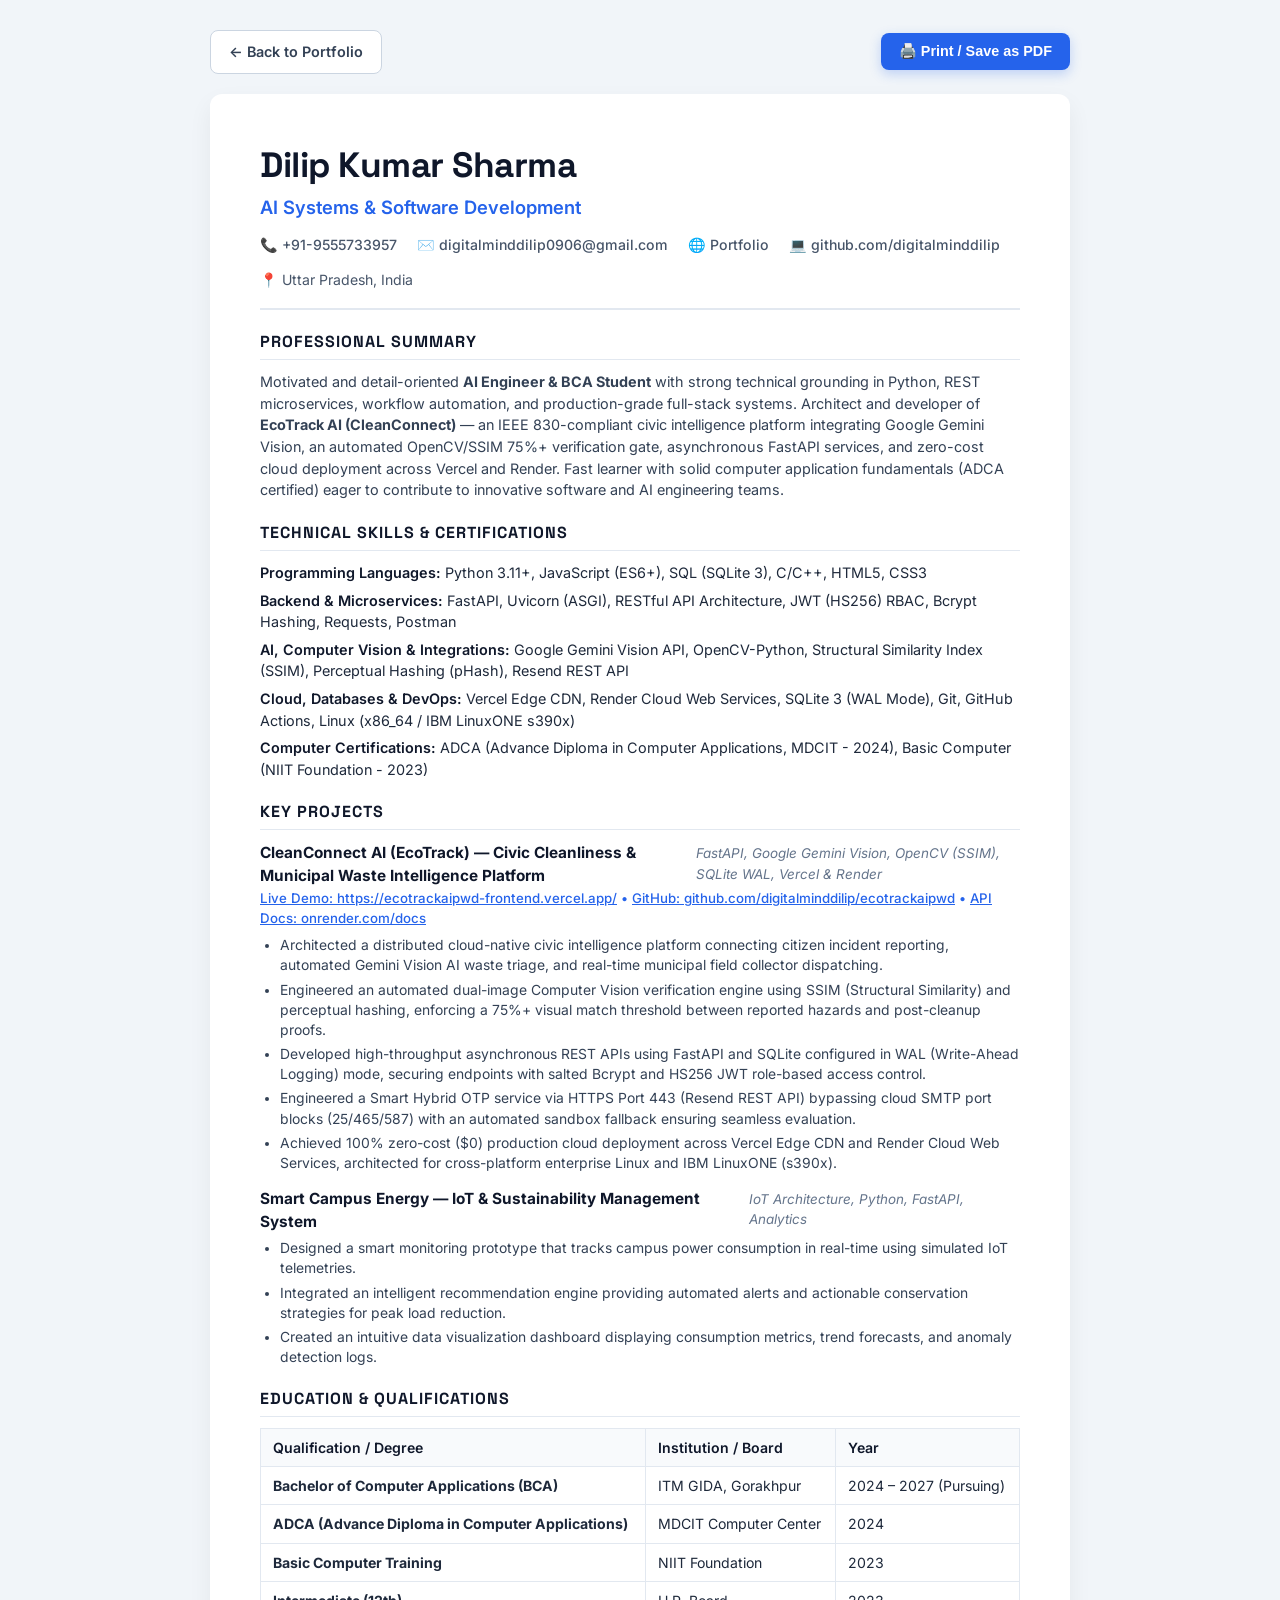
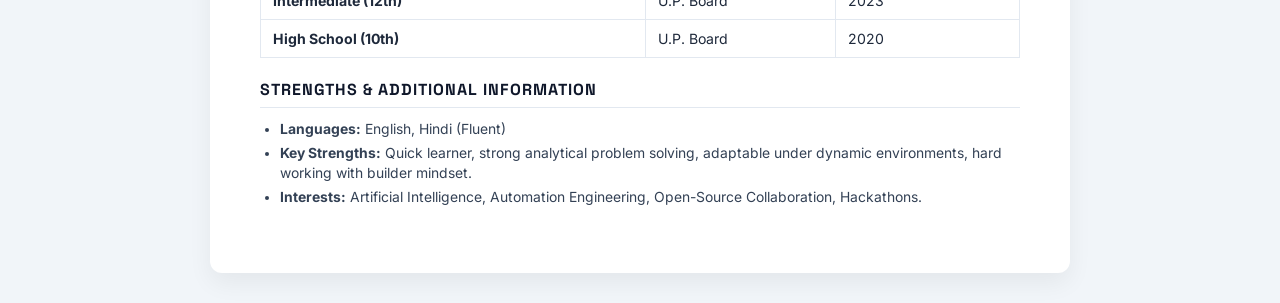
<file: resume.html>
<!DOCTYPE html>
<html lang="en">
<head>
  <meta charset="UTF-8">
  <meta name="viewport" content="width=device-width, initial-scale=1.0">
  <title>Dilip Kumar Sharma — Professional Resume</title>
  <link rel="preconnect" href="https://fonts.googleapis.com">
  <link rel="preconnect" href="https://fonts.gstatic.com" crossorigin>
  <link href="https://fonts.googleapis.com/css2?family=Inter:wght@400;500;600;700;800&family=Space+Grotesk:wght@600;700&display=swap" rel="stylesheet">
  <style>
    :root {
      --primary: #0f172a;
      --accent: #2563eb;
      --text: #1e293b;
      --muted: #475569;
      --border: #e2e8f0;
      --bg: #ffffff;
    }
    * { box-sizing: border-box; margin: 0; padding: 0; }
    body {
      font-family: 'Inter', -apple-system, sans-serif;
      color: var(--text);
      background: #f1f5f9;
      line-height: 1.5;
      padding: 30px 15px;
    }
    .resume-actions {
      max-width: 860px;
      margin: 0 auto 20px;
      display: flex;
      justify-content: space-between;
      align-items: center;
    }
    .back-btn, .print-btn {
      display: inline-flex;
      align-items: center;
      gap: 8px;
      padding: 10px 18px;
      border-radius: 8px;
      font-weight: 600;
      font-size: 0.9rem;
      cursor: pointer;
      text-decoration: none;
      transition: 0.2s;
    }
    .back-btn {
      background: #ffffff;
      color: #334155;
      border: 1px solid #cbd5e1;
    }
    .back-btn:hover { background: #f8fafc; }
    .print-btn {
      background: var(--accent);
      color: #ffffff;
      border: none;
      box-shadow: 0 4px 12px rgba(37,99,235,0.25);
    }
    .print-btn:hover { background: #1d4ed8; }
    .page {
      max-width: 860px;
      margin: 0 auto;
      background: var(--bg);
      padding: 45px 50px;
      border-radius: 12px;
      box-shadow: 0 10px 25px rgba(0,0,0,0.06);
    }
    header {
      border-bottom: 2px solid var(--border);
      padding-bottom: 18px;
      margin-bottom: 20px;
    }
    h1 {
      font-family: 'Space Grotesk', sans-serif;
      font-size: 2.2rem;
      color: #0f172a;
      letter-spacing: -0.5px;
    }
    .subtitle {
      font-size: 1.15rem;
      font-weight: 600;
      color: var(--accent);
      margin-top: 3px;
    }
    .contact-info {
      display: flex;
      flex-wrap: wrap;
      gap: 14px 20px;
      font-size: 0.88rem;
      color: var(--muted);
      margin-top: 12px;
    }
    .contact-info a {
      color: var(--muted);
      text-decoration: none;
      font-weight: 500;
    }
    .contact-info a:hover { color: var(--accent); }
    section { margin-bottom: 20px; }
    h2 {
      font-family: 'Space Grotesk', sans-serif;
      font-size: 1rem;
      text-transform: uppercase;
      letter-spacing: 1px;
      color: var(--primary);
      border-bottom: 1.5px solid #e2e8f0;
      padding-bottom: 5px;
      margin-bottom: 11px;
    }
    p { font-size: 0.9rem; color: #334155; margin-bottom: 7px; }
    .skill-group {
      margin-bottom: 6px;
      font-size: 0.9rem;
    }
    .skill-group strong { color: #0f172a; font-weight: 600; }
    .project-item, .edu-item { margin-bottom: 14px; }
    .item-header {
      display: flex;
      justify-content: space-between;
      align-items: baseline;
      margin-bottom: 2px;
    }
    .item-title {
      font-size: 0.96rem;
      font-weight: 700;
      color: #0f172a;
    }
    .item-meta {
      font-size: 0.84rem;
      font-style: italic;
      color: #64748b;
    }
    ul {
      list-style-type: disc;
      padding-left: 20px;
      margin-top: 5px;
    }
    li {
      font-size: 0.87rem;
      color: #334155;
      margin-bottom: 4px;
      line-height: 1.45;
    }
    .edu-table {
      width: 100%;
      border-collapse: collapse;
      margin-top: 8px;
      font-size: 0.88rem;
    }
    .edu-table th, .edu-table td {
      border: 1px solid #e2e8f0;
      padding: 8px 12px;
      text-align: left;
    }
    .edu-table th {
      background: #f8fafc;
      font-weight: 600;
      color: #0f172a;
    }
    @media print {
      body { background: #fff; padding: 0; }
      .resume-actions { display: none !important; }
      .page { box-shadow: none; border-radius: 0; padding: 25px 30px; }
      h1 { font-size: 1.85rem; }
    }
  </style>
</head>
<body>

  <div class="resume-actions">
    <a href="index.html" class="back-btn">← Back to Portfolio</a>
    <button onclick="window.print()" class="print-btn">🖨️ Print / Save as PDF</button>
  </div>

  <main class="page">
    <header>
      <h1>Dilip Kumar Sharma</h1>
      <div class="subtitle">AI Systems &amp; Software Development</div>
      <div class="contact-info">
        <span>📞 <a href="tel:+919555733957">+91-9555733957</a></span>
        <span>✉️ <a href="mailto:digitalminddilip0906@gmail.com">digitalminddilip0906@gmail.com</a></span>
        <span>🌐 <a href="https://digitalminddilip.github.io/portfolio" target="_blank">Portfolio</a></span>
        <span>💻 <a href="https://github.com/digitalminddilip" target="_blank">github.com/digitalminddilip</a></span>
        <span>📍 Uttar Pradesh, India</span>
      </div>
    </header>

    <section>
      <h2>Professional Summary</h2>
      <p>
        Motivated and detail-oriented <strong>AI Engineer &amp; BCA Student</strong> with strong technical grounding in Python, REST microservices, workflow automation, and production-grade full-stack systems. Architect and developer of <strong>EcoTrack AI (CleanConnect)</strong> — an IEEE 830-compliant civic intelligence platform integrating Google Gemini Vision, an automated OpenCV/SSIM 75%+ verification gate, asynchronous FastAPI services, and zero-cost cloud deployment across Vercel and Render. Fast learner with solid computer application fundamentals (ADCA certified) eager to contribute to innovative software and AI engineering teams.
      </p>
    </section>

    <section>
      <h2>Technical Skills &amp; Certifications</h2>
      <div class="skill-group">
        <strong>Programming Languages:</strong> Python 3.11+, JavaScript (ES6+), SQL (SQLite 3), C/C++, HTML5, CSS3
      </div>
      <div class="skill-group">
        <strong>Backend &amp; Microservices:</strong> FastAPI, Uvicorn (ASGI), RESTful API Architecture, JWT (HS256) RBAC, Bcrypt Hashing, Requests, Postman
      </div>
      <div class="skill-group">
        <strong>AI, Computer Vision &amp; Integrations:</strong> Google Gemini Vision API, OpenCV-Python, Structural Similarity Index (SSIM), Perceptual Hashing (pHash), Resend REST API
      </div>
      <div class="skill-group">
        <strong>Cloud, Databases &amp; DevOps:</strong> Vercel Edge CDN, Render Cloud Web Services, SQLite 3 (WAL Mode), Git, GitHub Actions, Linux (x86_64 / IBM LinuxONE s390x)
      </div>
      <div class="skill-group">
        <strong>Computer Certifications:</strong> ADCA (Advance Diploma in Computer Applications, MDCIT - 2024), Basic Computer (NIIT Foundation - 2023)
      </div>
    </section>

    <section>
      <h2>Key Projects</h2>
      
      <div class="project-item">
        <div class="item-header">
          <span class="item-title">CleanConnect AI (EcoTrack) — Civic Cleanliness &amp; Municipal Waste Intelligence Platform</span>
          <span class="item-meta">FastAPI, Google Gemini Vision, OpenCV (SSIM), SQLite WAL, Vercel &amp; Render</span>
        </div>
        <p style="font-size: 0.83rem; color: #2563eb; margin: 2px 0 6px; font-weight: 500;">
          <a href="https://ecotrackaipwd-frontend.vercel.app/" target="_blank" style="color: #2563eb; text-decoration: underline;">Live Demo: https://ecotrackaipwd-frontend.vercel.app/</a> &bull; 
          <a href="https://github.com/digitalminddilip/ecotrackaipwd" target="_blank" style="color: #2563eb; text-decoration: underline;">GitHub: github.com/digitalminddilip/ecotrackaipwd</a> &bull; 
          <a href="https://ecotrackaipwd-1.onrender.com/docs" target="_blank" style="color: #2563eb; text-decoration: underline;">API Docs: onrender.com/docs</a>
        </p>
        <ul>
          <li>Architected a distributed cloud-native civic intelligence platform connecting citizen incident reporting, automated Gemini Vision AI waste triage, and real-time municipal field collector dispatching.</li>
          <li>Engineered an automated dual-image Computer Vision verification engine using SSIM (Structural Similarity) and perceptual hashing, enforcing a 75%+ visual match threshold between reported hazards and post-cleanup proofs.</li>
          <li>Developed high-throughput asynchronous REST APIs using FastAPI and SQLite configured in WAL (Write-Ahead Logging) mode, securing endpoints with salted Bcrypt and HS256 JWT role-based access control.</li>
          <li>Engineered a Smart Hybrid OTP service via HTTPS Port 443 (Resend REST API) bypassing cloud SMTP port blocks (25/465/587) with an automated sandbox fallback ensuring seamless evaluation.</li>
          <li>Achieved 100% zero-cost ($0) production cloud deployment across Vercel Edge CDN and Render Cloud Web Services, architected for cross-platform enterprise Linux and IBM LinuxONE (s390x).</li>
        </ul>
      </div>

      <div class="project-item">
        <div class="item-header">
          <span class="item-title">Smart Campus Energy — IoT &amp; Sustainability Management System</span>
          <span class="item-meta">IoT Architecture, Python, FastAPI, Analytics</span>
        </div>
        <ul>
          <li>Designed a smart monitoring prototype that tracks campus power consumption in real-time using simulated IoT telemetries.</li>
          <li>Integrated an intelligent recommendation engine providing automated alerts and actionable conservation strategies for peak load reduction.</li>
          <li>Created an intuitive data visualization dashboard displaying consumption metrics, trend forecasts, and anomaly detection logs.</li>
        </ul>
      </div>
    </section>

    <section>
      <h2>Education &amp; Qualifications</h2>
      <table class="edu-table">
        <thead>
          <tr>
            <th>Qualification / Degree</th>
            <th>Institution / Board</th>
            <th>Year</th>
          </tr>
        </thead>
        <tbody>
          <tr>
            <td><strong>Bachelor of Computer Applications (BCA)</strong></td>
            <td>ITM GIDA, Gorakhpur</td>
            <td>2024 – 2027 (Pursuing)</td>
          </tr>
          <tr>
            <td><strong>ADCA (Advance Diploma in Computer Applications)</strong></td>
            <td>MDCIT Computer Center</td>
            <td>2024</td>
          </tr>
          <tr>
            <td><strong>Basic Computer Training</strong></td>
            <td>NIIT Foundation</td>
            <td>2023</td>
          </tr>
          <tr>
            <td><strong>Intermediate (12th)</strong></td>
            <td>U.P. Board</td>
            <td>2023</td>
          </tr>
          <tr>
            <td><strong>High School (10th)</strong></td>
            <td>U.P. Board</td>
            <td>2020</td>
          </tr>
        </tbody>
      </table>
    </section>

    <section>
      <h2>Strengths &amp; Additional Information</h2>
      <ul>
        <li><strong>Languages:</strong> English, Hindi (Fluent)</li>
        <li><strong>Key Strengths:</strong> Quick learner, strong analytical problem solving, adaptable under dynamic environments, hard working with builder mindset.</li>
        <li><strong>Interests:</strong> Artificial Intelligence, Automation Engineering, Open-Source Collaboration, Hackathons.</li>
      </ul>
    </section>
  </main>

</body>
</html>
</file>
<file: style.css>
﻿/* =========================================================
   PRATYUSH MISHRA - EXECUTIVE FOUNDER & CEO PORTFOLIO
   THEME: KISAN MARKET SIGNATURE (Lush Emerald & Golden Harvest)
   ========================================================= */

:root {
  --bg-primary: #05080c;
  --bg-secondary: #0a1017;
  --bg-card: rgba(11, 18, 25, 0.78);
  --bg-card-hover: rgba(16, 26, 37, 0.9);
  
  --border-subtle: rgba(255, 255, 255, 0.08);
  --border-glow: rgba(16, 185, 129, 0.35);
  --border-gold: rgba(245, 158, 11, 0.4);

  /* Kisan Market Agricultural & Wealth Palette */
  --kisan-emerald: #10b981;
  --kisan-emerald-light: #34d399;
  --kisan-emerald-dark: #047857;
  --kisan-gold: #f59e0b;
  --kisan-wheat: #fbbf24;
  --kisan-amber: #d97706;
  --kisan-cyber: #06b6d4;

  --text-main: #f8fafc;
  --text-muted: #94a3b8;
  --text-dim: #64748b;

  --font-heading: 'Outfit', sans-serif;
  --font-body: 'Plus Jakarta Sans', sans-serif;
  --font-mono: 'JetBrains Mono', monospace;

  --radius-sm: 8px;
  --radius-md: 14px;
  --radius-lg: 22px;
  --radius-xl: 32px;

  --transition-fast: 0.2s cubic-bezier(0.16, 1, 0.3, 1);
  --transition-normal: 0.35s cubic-bezier(0.16, 1, 0.3, 1);
  --transition-smooth: 0.5s cubic-bezier(0.16, 1, 0.3, 1);

  --shadow-card: 0 10px 30px -10px rgba(0, 0, 0, 0.8), 0 0 1px 1px rgba(255, 255, 255, 0.05);
  --shadow-kisan: 0 0 45px -10px rgba(16, 185, 129, 0.4);
}

/* Reset & Base */
*, *::before, *::after {
  margin: 0;
  padding: 0;
  box-sizing: border-box;
}

html {
  scroll-behavior: smooth;
  font-size: 16px;
  background-color: var(--bg-primary);
}

body {
  font-family: var(--font-body);
  color: var(--text-main);
  background-color: var(--bg-primary);
  line-height: 1.65;
  overflow-x: hidden;
  position: relative;
  -webkit-font-smoothing: antialiased;
}

::selection {
  background: rgba(16, 185, 129, 0.35);
  color: #ffffff;
}

/* Scrollbar */
::-webkit-scrollbar {
  width: 8px;
}
::-webkit-scrollbar-track {
  background: var(--bg-primary);
}
::-webkit-scrollbar-thumb {
  background: #13221c;
  border-radius: 4px;
}
::-webkit-scrollbar-thumb:hover {
  background: var(--kisan-emerald);
}

/* Fullscreen Golden-Emerald Bio-Flame Canvas */
#fireTrailCanvas {
  position: fixed;
  top: 0;
  left: 0;
  width: 100vw;
  height: 100vh;
  pointer-events: none;
  z-index: 99999;
  mix-blend-mode: screen;
}

/* Fullscreen Global Coding Bits Background Canvas (0, 1 Streams across black background) */
.global-code-matrix-canvas {
  position: fixed;
  top: 0;
  left: 0;
  width: 100vw;
  height: 100vh;
  pointer-events: none;
  z-index: 0;
  opacity: 0.42;
}

/* Cyber Matrix Binary Coding Bits Canvas (Skills Focused Stream) */
.skills-binary-canvas {
  position: absolute;
  top: 0;
  left: 0;
  width: 100%;
  height: 100%;
  pointer-events: none;
  z-index: 1;
  opacity: 0.88;
}

/* Ambient Glows (Kisan Emerald & Golden Wheat) */
.ambient-glow {
  position: fixed;
  border-radius: 50%;
  filter: blur(140px);
  pointer-events: none;
  z-index: 0;
  opacity: 0.45;
  animation: floatAmbient 22s infinite alternate ease-in-out;
}

.glow-emerald {
  top: -10%;
  left: 12%;
  width: 620px;
  height: 620px;
  background: radial-gradient(circle, rgba(16, 185, 129, 0.4) 0%, transparent 70%);
}

.glow-gold {
  top: 40%;
  right: -5%;
  width: 600px;
  height: 600px;
  background: radial-gradient(circle, rgba(245, 158, 11, 0.35) 0%, transparent 70%);
  animation-duration: 26s;
  animation-delay: -5s;
}

.glow-cyber {
  bottom: 5%;
  left: -5%;
  width: 520px;
  height: 520px;
  background: radial-gradient(circle, rgba(6, 182, 212, 0.25) 0%, transparent 70%);
  animation-duration: 20s;
  animation-delay: -10s;
}

@keyframes floatAmbient {
  0% { transform: translate(0, 0) scale(1); }
  50% { transform: translate(60px, 45px) scale(1.1); }
  100% { transform: translate(-45px, 80px) scale(0.92); }
}

/* Cyber Grid */
.grid-overlay {
  position: fixed;
  top: 0;
  left: 0;
  width: 100vw;
  height: 100vh;
  pointer-events: none;
  z-index: 0;
  background-image: 
    linear-gradient(rgba(255, 255, 255, 0.02) 1px, transparent 1px),
    linear-gradient(90deg, rgba(255, 255, 255, 0.02) 1px, transparent 1px);
  background-size: 50px 50px;
}

/* Containers */
.container {
  width: 100%;
  max-width: 1240px;
  margin: 0 auto;
  padding: 0 24px;
  position: relative;
  z-index: 2;
}

.section {
  padding: 120px 0;
  position: relative;
  z-index: 2;
}

.section-header {
  text-align: center;
  max-width: 720px;
  margin: 0 auto 64px auto;
}

.section-tag {
  display: inline-block;
  font-family: var(--font-mono);
  font-size: 0.8rem;
  letter-spacing: 0.09em;
  text-transform: uppercase;
  color: var(--kisan-wheat);
  background: rgba(245, 158, 11, 0.1);
  border: 1px solid rgba(245, 158, 11, 0.35);
  padding: 6px 16px;
  border-radius: 30px;
  margin-bottom: 16px;
}

.section-title {
  font-family: var(--font-heading);
  font-size: clamp(2.1rem, 3.8vw, 3rem);
  font-weight: 800;
  line-height: 1.15;
  color: var(--text-main);
  margin-bottom: 16px;
  letter-spacing: -0.02em;
}

.section-subtitle {
  font-size: 1.08rem;
  color: var(--text-muted);
}

/* Glassmorphism Panel */
.glass-panel {
  background: var(--bg-card);
  backdrop-filter: blur(18px);
  -webkit-backdrop-filter: blur(18px);
  border: 1px solid var(--border-subtle);
  border-radius: var(--radius-lg);
  box-shadow: var(--shadow-card);
  transition: var(--transition-normal);
}

.glass-panel:hover {
  border-color: rgba(255, 255, 255, 0.18);
  transform: translateY(-4px);
}

/* Kisan Market Gradient Text */
.gradient-kisan {
  background: linear-gradient(135deg, #10b981 0%, #34d399 40%, #fbbf24 100%);
  -webkit-background-clip: text;
  -webkit-text-fill-color: transparent;
  display: inline-block;
  filter: drop-shadow(0 0 25px rgba(16, 185, 129, 0.35));
}

/* Buttons */
.btn {
  display: inline-flex;
  align-items: center;
  justify-content: center;
  gap: 10px;
  font-family: var(--font-heading);
  font-weight: 600;
  font-size: 0.95rem;
  padding: 12px 24px;
  border-radius: var(--radius-md);
  text-decoration: none;
  cursor: pointer;
  border: none;
  transition: var(--transition-normal);
  position: relative;
  overflow: hidden;
}

.btn-kisan {
  background: linear-gradient(135deg, #059669 0%, #10b981 50%, #d97706 100%);
  color: #ffffff;
  box-shadow: 0 4px 25px rgba(16, 185, 129, 0.45);
  border: 1px solid rgba(255, 255, 255, 0.2);
}

.btn-kisan:hover {
  background: linear-gradient(135deg, #10b981 0%, #34d399 50%, #f59e0b 100%);
  transform: translateY(-2px);
  box-shadow: 0 8px 35px rgba(16, 185, 129, 0.65);
  color: #ffffff;
}

.btn-outline {
  background: rgba(255, 255, 255, 0.04);
  color: var(--text-main);
  border: 1px solid var(--border-subtle);
}

.btn-outline:hover {
  background: rgba(255, 255, 255, 0.08);
  border-color: rgba(255, 255, 255, 0.25);
  color: #ffffff;
}

.btn-glass {
  background: rgba(255, 255, 255, 0.05);
  border: 1px solid var(--border-subtle);
  color: var(--text-main);
  backdrop-filter: blur(8px);
}

.btn-glass:hover {
  background: rgba(255, 255, 255, 0.1);
  border-color: var(--border-glow);
  color: #ffffff;
}

.btn-sm {
  padding: 8px 16px;
  font-size: 0.85rem;
}

.btn-lg {
  padding: 15px 32px;
  font-size: 1.05rem;
}

.btn-block {
  width: 100%;
}

.icon {
  width: 20px;
  height: 20px;
}

.icon-sm {
  width: 16px;
  height: 16px;
}

.hidden {
  display: none !important;
}

/* =========================================================
   NAVIGATION BAR & AI VOICE HEADER
   ========================================================= */
.navbar {
  position: fixed;
  top: 0;
  left: 0;
  width: 100%;
  z-index: 1000;
  padding: 18px 0;
  transition: var(--transition-normal);
}

.navbar.scrolled {
  padding: 12px 0;
  background: rgba(5, 8, 12, 0.88);
  backdrop-filter: blur(20px);
  -webkit-backdrop-filter: blur(20px);
  border-bottom: 1px solid var(--border-subtle);
  box-shadow: 0 10px 30px rgba(0, 0, 0, 0.6);
}

.nav-container {
  display: flex;
  align-items: center;
  justify-content: space-between;
}

.nav-brand {
  font-family: var(--font-heading);
  font-weight: 800;
  font-size: 1.25rem;
  text-decoration: none;
  color: var(--text-main);
  display: flex;
  align-items: center;
  gap: 10px;
  letter-spacing: -0.02em;
  white-space: nowrap;
  flex-shrink: 0;
}

.brand-name {
  white-space: nowrap;
  display: inline-block;
}

.brand-kisan-logo {
  width: 36px;
  height: 36px;
  object-fit: contain;
  border-radius: 50%;
  filter: drop-shadow(0 0 8px rgba(16, 185, 129, 0.5));
  transition: transform 0.35s cubic-bezier(0.16, 1, 0.3, 1), filter 0.35s ease;
  flex-shrink: 0;
}

.nav-brand:hover .brand-kisan-logo {
  transform: rotate(8deg) scale(1.1);
  filter: drop-shadow(0 0 14px rgba(16, 185, 129, 0.8));
}

.brand-badge-kisan {
  font-family: var(--font-mono);
  font-size: 0.72rem;
  font-weight: 700;
  color: #042f1a;
  background: linear-gradient(135deg, var(--kisan-wheat), var(--kisan-emerald));
  padding: 3px 8px;
  border-radius: 6px;
}

.brand-title-tag {
  font-family: var(--font-mono);
  font-size: 0.7rem;
  color: var(--kisan-gold);
  border: 1px solid rgba(245, 158, 11, 0.35);
  background: rgba(245, 158, 11, 0.08);
  padding: 2px 7px;
  border-radius: 4px;
  letter-spacing: 0.05em;
  white-space: nowrap;
}

.nav-menu {
  display: flex;
  align-items: center;
  gap: 20px;
}

.nav-link {
  font-size: 0.92rem;
  font-weight: 500;
  color: var(--text-muted);
  text-decoration: none;
  transition: var(--transition-fast);
  position: relative;
  white-space: nowrap;
}

.nav-link:hover, .nav-link.active {
  color: var(--text-main);
}

.nav-link::after {
  content: '';
  position: absolute;
  bottom: -4px;
  left: 0;
  width: 0%;
  height: 2px;
  background: var(--kisan-emerald);
  transition: var(--transition-fast);
  border-radius: 2px;
}

.nav-link:hover::after, .nav-link.active::after {
  width: 100%;
}

.nav-actions {
  display: flex;
  align-items: center;
  gap: 12px;
  flex-shrink: 0;
}

/* Header AI Voice Circular Button */
.ai-voice-circle-btn {
  position: relative;
  width: 40px;
  height: 40px;
  border-radius: 50%;
  background: rgba(16, 185, 129, 0.12);
  border: 1.5px solid rgba(16, 185, 129, 0.45);
  color: #34d399;
  display: flex;
  align-items: center;
  justify-content: center;
  cursor: pointer;
  transition: all 0.25s cubic-bezier(0.16, 1, 0.3, 1);
  flex-shrink: 0;
  box-shadow: 0 0 12px rgba(16, 185, 129, 0.2);
}

.ai-voice-circle-btn:hover {
  background: rgba(16, 185, 129, 0.28);
  border-color: #10b981;
  color: #ffffff;
  transform: scale(1.08);
  box-shadow: 0 0 20px rgba(16, 185, 129, 0.6);
}

.voice-pulse-ring {
  position: absolute;
  inset: -4px;
  border-radius: 50%;
  border: 2px solid rgba(16, 185, 129, 0.5);
  opacity: 0;
  pointer-events: none;
  transition: opacity 0.3s ease;
}

.ai-voice-circle-btn.playing {
  background: rgba(16, 185, 129, 0.35);
  border-color: #34d399;
  color: #ffffff;
}

.ai-voice-circle-btn.playing .voice-pulse-ring {
  opacity: 1;
  animation: voicePulseWave 1.4s infinite ease-out;
}

@keyframes voicePulseWave {
  0% { transform: scale(1); opacity: 0.8; }
  100% { transform: scale(1.45); opacity: 0; }
}

.ai-voice-circle-btn .mic-icon {
  width: 18px;
  height: 18px;
}

.mobile-toggle {
  display: none;
  flex-direction: column;
  gap: 5px;
  background: none;
  border: none;
  cursor: pointer;
  padding: 6px;
}

.mobile-toggle span {
  width: 24px;
  height: 2px;
  background: var(--text-main);
  transition: var(--transition-fast);
}

/* =========================================================
   HERO SECTION
   ========================================================= */
.hero-section {
  padding-top: 170px;
  padding-bottom: 70px;
  position: relative;
  z-index: 2;
}

.hero-container {
  display: grid;
  grid-template-columns: 1.25fr 0.85fr;
  align-items: center;
  gap: 60px;
  margin-bottom: 70px;
}

.kisan-pill {
  display: inline-flex;
  align-items: center;
  gap: 10px;
  background: rgba(16, 185, 129, 0.1);
  border: 1px solid rgba(16, 185, 129, 0.35);
  padding: 6px 18px;
  border-radius: 30px;
  font-size: 0.88rem;
  font-weight: 600;
  color: var(--kisan-wheat);
  margin-bottom: 24px;
  box-shadow: 0 0 20px rgba(16, 185, 129, 0.15);
}

.wheat-icon {
  font-size: 1.15rem;
}

.pill-sep {
  opacity: 0.4;
}

.pill-sub {
  color: var(--text-muted);
  font-weight: 500;
}

.hero-title {
  font-family: var(--font-heading);
  font-size: clamp(2.8rem, 5.5vw, 4.6rem);
  font-weight: 900;
  line-height: 1.08;
  letter-spacing: -0.03em;
  margin-bottom: 16px;
}

.typewriter-container {
  font-family: var(--font-mono);
  font-size: clamp(1.15rem, 2.3vw, 1.5rem);
  font-weight: 600;
  color: var(--kisan-wheat);
  margin-bottom: 22px;
  min-height: 40px;
  display: flex;
  align-items: center;
}

.typewriter-prefix {
  color: var(--kisan-emerald);
  margin-right: 8px;
  font-weight: 700;
}

.typewriter-cursor {
  animation: blinkCursor 0.8s infinite;
  color: var(--kisan-gold);
}

@keyframes blinkCursor {
  0%, 100% { opacity: 1; }
  50% { opacity: 0; }
}

.hero-bio {
  font-size: 1.15rem;
  color: var(--text-muted);
  max-width: 600px;
  margin-bottom: 28px;
}

.hero-bio strong {
  color: var(--text-main);
  font-weight: 600;
}

/* Voice Player Card */
.voice-card-interactive {
  display: flex;
  flex-direction: column;
  background: rgba(14, 23, 31, 0.9);
  border: 1px solid rgba(16, 185, 129, 0.35);
  border-radius: var(--radius-md);
  padding: 16px 20px;
  margin-bottom: 32px;
  box-shadow: 0 8px 30px rgba(0, 0, 0, 0.65), 0 0 20px rgba(16, 185, 129, 0.12);
  position: relative;
  overflow: hidden;
  backdrop-filter: blur(14px);
  -webkit-backdrop-filter: blur(14px);
  transition: border-color var(--transition-fast), box-shadow var(--transition-fast);
}

.voice-card-interactive:hover {
  border-color: rgba(16, 185, 129, 0.55);
  box-shadow: 0 12px 35px rgba(0, 0, 0, 0.75), 0 0 25px rgba(16, 185, 129, 0.2);
}

.voice-card-header-row {
  display: flex;
  align-items: center;
  justify-content: space-between;
  gap: 14px;
  width: 100%;
}

.voice-card-left {
  display: flex;
  align-items: center;
  gap: 14px;
  flex: 1;
  min-width: 0;
}

.voice-text-group {
  display: flex;
  flex-direction: column;
  min-width: 0;
}

.voice-card-meta-row {
  display: flex;
  align-items: center;
  gap: 8px;
  flex-wrap: wrap;
}

.ai-avatar-pulse {
  width: 42px;
  height: 42px;
  border-radius: 50%;
  background: rgba(16, 185, 129, 0.15);
  border: 1px solid var(--kisan-emerald);
  display: flex;
  align-items: center;
  justify-content: center;
  position: relative;
  flex-shrink: 0;
}

.ai-dot {
  width: 12px;
  height: 12px;
  background: var(--kisan-wheat);
  border-radius: 50%;
  box-shadow: 0 0 12px var(--kisan-emerald);
  transition: opacity 0.2s ease;
}

/* Sound Wave Bars when speaking */
.ai-sound-waves {
  display: none;
  align-items: center;
  gap: 3px;
  height: 20px;
}

.ai-sound-waves i {
  display: inline-block;
  width: 3px;
  height: 6px;
  background: var(--kisan-wheat);
  border-radius: 2px;
  transition: height 0.15s ease;
}

.voice-card-interactive.speaking .ai-dot {
  display: none;
}

.voice-card-interactive.speaking .ai-sound-waves {
  display: inline-flex;
}

.voice-card-interactive.speaking .ai-sound-waves i:nth-child(1) {
  animation: waveDance 0.8s infinite ease-in-out;
}
.voice-card-interactive.speaking .ai-sound-waves i:nth-child(2) {
  animation: waveDance 0.8s infinite ease-in-out 0.2s;
}
.voice-card-interactive.speaking .ai-sound-waves i:nth-child(3) {
  animation: waveDance 0.8s infinite ease-in-out 0.4s;
}
.voice-card-interactive.speaking .ai-sound-waves i:nth-child(4) {
  animation: waveDance 0.8s infinite ease-in-out 0.1s;
}

@keyframes waveDance {
  0%, 100% { height: 4px; }
  50% { height: 20px; background: var(--kisan-emerald-light); }
}

.voice-card-label {
  display: inline-block;
  font-family: var(--font-mono);
  font-size: 0.72rem;
  font-weight: 700;
  color: var(--kisan-emerald-light);
  letter-spacing: 0.05em;
}

.voice-gender-pill {
  display: inline-flex;
  align-items: center;
  gap: 5px;
  font-family: var(--font-mono);
  font-size: 0.68rem;
  font-weight: 700;
  background: rgba(16, 185, 129, 0.18);
  border: 1px solid rgba(16, 185, 129, 0.4);
  color: #34d399;
  padding: 1px 7px;
  border-radius: 10px;
  white-space: nowrap;
}

.badge-dot {
  width: 6px;
  height: 6px;
  border-radius: 50%;
  background: #34d399;
  box-shadow: 0 0 8px #10b981;
}

.voice-card-desc {
  font-size: 0.86rem;
  color: var(--text-muted);
  margin-top: 3px;
  line-height: 1.4;
  white-space: normal;
}

.voice-play-control {
  width: 44px;
  height: 44px;
  border-radius: 50%;
  background: linear-gradient(135deg, var(--kisan-emerald), var(--kisan-amber));
  border: none;
  color: #ffffff;
  display: flex;
  align-items: center;
  justify-content: center;
  cursor: pointer;
  box-shadow: 0 0 15px rgba(16, 185, 129, 0.4);
  transition: var(--transition-fast);
  flex-shrink: 0;
}

.voice-play-control:hover {
  transform: scale(1.08);
  box-shadow: 0 0 25px rgba(16, 185, 129, 0.7);
}

/* Quick Dialects Toolbar */
.voice-dialects-row {
  display: flex;
  align-items: center;
  gap: 8px;
  margin-top: 12px;
  padding-top: 10px;
  border-top: 1px solid rgba(255, 255, 255, 0.07);
}

.dialect-label {
  font-family: var(--font-mono);
  font-size: 0.72rem;
  color: var(--text-dim);
  font-weight: 600;
  white-space: nowrap;
}

.dialect-buttons {
  display: flex;
  align-items: center;
  gap: 6px;
  flex-wrap: wrap;
}

.dialect-pill {
  background: rgba(255, 255, 255, 0.04);
  border: 1px solid var(--border-subtle);
  color: var(--text-muted);
  font-family: var(--font-mono);
  font-size: 0.72rem;
  font-weight: 600;
  padding: 3px 10px;
  border-radius: 12px;
  cursor: pointer;
  transition: all var(--transition-fast);
}

.dialect-pill:hover {
  background: rgba(16, 185, 129, 0.12);
  border-color: rgba(16, 185, 129, 0.4);
  color: #ffffff;
}

.dialect-pill.active {
  background: rgba(16, 185, 129, 0.22);
  border-color: var(--kisan-emerald);
  color: var(--kisan-wheat);
  box-shadow: 0 0 10px rgba(16, 185, 129, 0.2);
}

.hero-cta {
  display: flex;
  align-items: center;
  gap: 16px;
  margin-bottom: 34px;
  flex-wrap: wrap;
}

.hero-socials {
  display: flex;
  align-items: center;
  gap: 14px;
}

.social-link {
  width: 44px;
  height: 44px;
  display: flex;
  align-items: center;
  justify-content: center;
  border-radius: 50%;
  background: rgba(255, 255, 255, 0.05);
  border: 1px solid var(--border-subtle);
  color: var(--text-muted);
  text-decoration: none;
  transition: var(--transition-fast);
}

.social-link:hover {
  background: rgba(16, 185, 129, 0.15);
  border-color: var(--kisan-emerald);
  color: #ffffff;
  transform: translateY(-3px);
  box-shadow: 0 0 15px rgba(16, 185, 129, 0.35);
}

.social-link.social-whatsapp:hover,
.footer-social-btn.social-whatsapp:hover {
  background: rgba(37, 211, 102, 0.2);
  border-color: #25D366;
  color: #25D366;
  box-shadow: 0 0 16px rgba(37, 211, 102, 0.5);
  transform: translateY(-3px);
}

.social-link.social-youtube:hover,
.footer-social-btn.social-youtube:hover {
  background: rgba(255, 0, 0, 0.2);
  border-color: #FF0000;
  color: #FF0000;
  box-shadow: 0 0 16px rgba(255, 0, 0, 0.5);
  transform: translateY(-3px);
}

.social-link.social-linkedin:hover,
.footer-social-btn.social-linkedin:hover {
  background: rgba(10, 102, 194, 0.2);
  border-color: #0A66C2;
  color: #0A66C2;
  box-shadow: 0 0 16px rgba(10, 102, 194, 0.5);
  transform: translateY(-3px);
}

.social-link.social-github:hover,
.footer-social-btn.social-github:hover {
  background: rgba(255, 255, 255, 0.15);
  border-color: #ffffff;
  color: #ffffff;
  box-shadow: 0 0 16px rgba(255, 255, 255, 0.4);
  transform: translateY(-3px);
}

.social-separator {
  width: 1px;
  height: 24px;
  background: var(--border-subtle);
  margin: 0 6px;
}

.social-location {
  display: flex;
  align-items: center;
  gap: 6px;
  font-size: 0.9rem;
  color: var(--text-dim);
}

/* =========================================================
   3D FOUNDER PORTRAIT WITH INTERACTIVE PHOTO SWITCHER
   ========================================================= */
.hero-image-wrapper {
  display: flex;
  justify-content: center;
  position: relative;
}

.profile-card-3d {
  position: relative;
  width: 390px;
  max-width: 100%;
  aspect-ratio: 1 / 1.18;
  border-radius: var(--radius-xl);
  perspective: 1000px;
  display: flex;
  align-items: center;
  justify-content: center;
}

.kisan-bio-aura {
  position: absolute;
  inset: -16px;
  background: radial-gradient(circle at 50% 50%, rgba(16, 185, 129, 0.4) 0%, rgba(245, 158, 11, 0.2) 45%, transparent 70%);
  border-radius: calc(var(--radius-xl) + 16px);
  filter: blur(24px);
  opacity: 0.75;
  z-index: 1;
  transition: opacity 0.4s ease;
}

.profile-card-3d:hover .kisan-bio-aura {
  opacity: 0.95;
  filter: blur(28px);
}

.profile-border {
  position: relative;
  width: 100%;
  height: 100%;
  border-radius: var(--radius-xl);
  overflow: hidden;
  border: 2px solid rgba(16, 185, 129, 0.4);
  background: #091016;
  z-index: 2;
  box-shadow: 0 20px 50px rgba(0, 0, 0, 0.9);
  cursor: pointer;
  user-select: none;
}

/* Photo Slide Transition Engine */
.photo-slide-container {
  position: relative;
  width: 100%;
  height: 100%;
  overflow: hidden;
}

.profile-img {
  position: absolute;
  top: 0;
  left: 0;
  width: 100%;
  height: 100%;
  object-fit: cover;
  object-position: center top;
  opacity: 0;
  transform: scale(1.08);
  transition: opacity 0.55s cubic-bezier(0.16, 1, 0.3, 1), transform 0.6s cubic-bezier(0.16, 1, 0.3, 1);
  pointer-events: none;
}

.profile-img.active {
  opacity: 1;
  transform: scale(1);
  pointer-events: auto;
}

.profile-card-3d:hover .profile-img.active {
  transform: scale(1.04);
}

/* Click to Switch Prompt Floating Pill */
.photo-switch-prompt {
  position: absolute;
  top: 14px;
  left: 50%;
  transform: translateX(-50%);
  background: rgba(5, 10, 15, 0.82);
  backdrop-filter: blur(12px);
  border: 1px solid rgba(16, 185, 129, 0.45);
  color: var(--kisan-wheat);
  padding: 6px 14px;
  border-radius: 20px;
  font-family: var(--font-mono);
  font-size: 0.72rem;
  font-weight: 700;
  display: flex;
  align-items: center;
  gap: 6px;
  box-shadow: 0 8px 20px rgba(0, 0, 0, 0.6);
  z-index: 5;
  transition: var(--transition-fast);
  animation: pulsePrompt 2.5s infinite ease-in-out;
}

@keyframes pulsePrompt {
  0%, 100% { transform: translateX(-50%) scale(1); }
  50% { transform: translateX(-50%) scale(1.05); }
}

.profile-border:hover .photo-switch-prompt {
  background: rgba(16, 185, 129, 0.25);
  border-color: var(--kisan-wheat);
  color: #ffffff;
}

/* Founder Glass Tag */
.founder-glass-tag {
  position: absolute;
  bottom: 16px;
  left: 16px;
  right: 16px;
  background: rgba(5, 10, 15, 0.88);
  backdrop-filter: blur(12px);
  border: 1px solid rgba(255, 255, 255, 0.15);
  padding: 9px 12px;
  border-radius: var(--radius-sm);
  display: flex;
  align-items: center;
  justify-content: center;
  gap: 8px;
  font-family: var(--font-mono);
  font-size: 0.72rem;
  font-weight: 700;
  letter-spacing: 0.05em;
  color: #ffffff;
  z-index: 5;
}

.tag-star {
  color: var(--kisan-wheat);
}

/* Photo Mode Selector Dots Below Card */
.photo-mode-selector {
  position: absolute;
  bottom: -48px;
  left: 50%;
  transform: translateX(-50%);
  display: flex;
  gap: 10px;
  z-index: 4;
  white-space: nowrap;
}

.mode-pill {
  background: rgba(13, 20, 28, 0.85);
  border: 1px solid var(--border-subtle);
  color: var(--text-muted);
  font-family: var(--font-mono);
  font-size: 0.75rem;
  font-weight: 600;
  padding: 5px 14px;
  border-radius: 20px;
  cursor: pointer;
  transition: var(--transition-fast);
}

.mode-pill:hover {
  color: var(--text-main);
  border-color: rgba(16, 185, 129, 0.4);
}

.mode-pill.active {
  background: rgba(16, 185, 129, 0.2);
  border-color: var(--kisan-emerald);
  color: var(--kisan-wheat);
  box-shadow: 0 0 12px rgba(16, 185, 129, 0.35);
}

/* Floating Badges */
.floating-badge {
  position: absolute;
  z-index: 3;
  display: flex;
  align-items: center;
  gap: 12px;
  background: rgba(10, 16, 23, 0.94);
  backdrop-filter: blur(14px);
  border: 1px solid rgba(16, 185, 129, 0.35);
  padding: 10px 16px;
  border-radius: var(--radius-md);
  box-shadow: 0 10px 25px rgba(0, 0, 0, 0.7);
  animation: floatBadge 4s infinite alternate ease-in-out;
}

.badge-top-right {
  top: 15px;
  right: -25px;
}

.badge-bottom-left {
  bottom: 25px;
  left: -25px;
  animation-delay: -2s;
}

@keyframes floatBadge {
  0% { transform: translateY(0); }
  100% { transform: translateY(-10px); }
}

.badge-icon {
  font-size: 1.4rem;
}

.badge-title {
  display: block;
  font-family: var(--font-heading);
  font-size: 0.85rem;
  font-weight: 700;
  color: var(--text-main);
}

.badge-sub {
  display: block;
  font-size: 0.72rem;
  color: var(--kisan-wheat);
  font-weight: 600;
}

/* Stat Bar */
.stat-bar {
  display: grid;
  grid-template-columns: repeat(4, 1fr);
  align-items: center;
  background: rgba(11, 18, 26, 0.85);
  backdrop-filter: blur(18px);
  border: 1px solid rgba(16, 185, 129, 0.25);
  border-radius: var(--radius-lg);
  padding: 30px 40px;
  box-shadow: var(--shadow-card), 0 0 35px -10px rgba(16, 185, 129, 0.2);
}

.stat-item {
  text-align: center;
}

.stat-number-wrap {
  display: flex;
  align-items: baseline;
  justify-content: center;
}

.stat-number {
  font-family: var(--font-heading);
  font-size: 2.6rem;
  font-weight: 900;
  color: var(--text-main);
}

.stat-plus {
  font-family: var(--font-heading);
  font-size: 1.8rem;
  font-weight: 800;
  color: var(--kisan-wheat);
}

.stat-label {
  display: block;
  font-size: 0.85rem;
  color: var(--text-muted);
  margin-top: 4px;
}

.stat-divider {
  width: 1px;
  height: 48px;
  background: var(--border-subtle);
  margin: 0 auto;
}

/* =========================================================
   MANIFESTO / VISION SECTION
   ========================================================= */
.manifesto-card {
  position: relative;
  padding: 44px 50px;
  margin-bottom: 50px;
  background: linear-gradient(135deg, rgba(12, 22, 28, 0.85) 0%, rgba(18, 25, 20, 0.85) 100%);
  border: 1px solid rgba(16, 185, 129, 0.3);
}

.manifesto-quote-mark {
  position: absolute;
  top: 15px;
  left: 30px;
  font-family: Georgia, serif;
  font-size: 5rem;
  line-height: 1;
  color: rgba(16, 185, 129, 0.15);
  pointer-events: none;
}

.manifesto-quote {
  font-family: var(--font-heading);
  font-size: 1.25rem;
  font-weight: 500;
  line-height: 1.7;
  color: #e2e8f0;
  position: relative;
  z-index: 2;
  margin-bottom: 24px;
}

.manifesto-author {
  display: flex;
  align-items: center;
  gap: 16px;
  border-top: 1px solid var(--border-subtle);
  padding-top: 18px;
}

.author-info strong {
  display: block;
  font-size: 1rem;
  color: var(--text-main);
}

.author-info span {
  font-size: 0.85rem;
  color: var(--kisan-wheat);
}

.about-grid {
  display: grid;
  grid-template-columns: repeat(3, 1fr);
  gap: 28px;
}

.about-card {
  padding: 36px 30px;
  position: relative;
  overflow: hidden;
}

.about-icon-box {
  width: 56px;
  height: 56px;
  border-radius: var(--radius-md);
  display: flex;
  align-items: center;
  justify-content: center;
  margin-bottom: 22px;
}

.about-icon-box.kisan-theme {
  background: rgba(16, 185, 129, 0.15);
  border: 1px solid rgba(16, 185, 129, 0.35);
  color: var(--kisan-emerald-light);
}

.about-icon-box.gold-theme {
  background: rgba(245, 158, 11, 0.12);
  border: 1px solid rgba(245, 158, 11, 0.35);
  color: var(--kisan-wheat);
}

.about-icon-box.cyber-theme {
  background: rgba(6, 182, 212, 0.12);
  border: 1px solid rgba(6, 182, 212, 0.3);
  color: var(--kisan-cyber);
}

.about-card h3 {
  font-family: var(--font-heading);
  font-size: 1.35rem;
  font-weight: 700;
  margin-bottom: 12px;
  color: var(--text-main);
}

.about-card p {
  color: var(--text-muted);
  font-size: 0.95rem;
  line-height: 1.65;
}

/* =========================================================
   FEATURED VENTURES & PROJECTS
   ========================================================= */
.project-filters {
  display: flex;
  align-items: center;
  justify-content: center;
  gap: 12px;
  margin-bottom: 48px;
  flex-wrap: wrap;
}

.filter-btn {
  background: rgba(255, 255, 255, 0.04);
  border: 1px solid var(--border-subtle);
  color: var(--text-muted);
  font-family: var(--font-heading);
  font-weight: 600;
  font-size: 0.9rem;
  padding: 8px 22px;
  border-radius: 30px;
  cursor: pointer;
  transition: var(--transition-fast);
}

.filter-btn:hover {
  background: rgba(255, 255, 255, 0.08);
  color: var(--text-main);
}

.filter-btn.active {
  background: linear-gradient(135deg, var(--kisan-emerald), var(--kisan-amber));
  border-color: var(--kisan-emerald);
  color: #ffffff;
  box-shadow: 0 4px 18px rgba(16, 185, 129, 0.4);
}

.projects-grid {
  display: grid;
  grid-template-columns: repeat(12, 1fr);
  gap: 28px;
}

/* Flagship Venture Card */
.featured-flagship {
  grid-column: span 12;
  position: relative;
  background: linear-gradient(135deg, rgba(10, 22, 25, 0.92) 0%, rgba(14, 28, 20, 0.88) 100%);
  border: 1px solid rgba(16, 185, 129, 0.38);
  border-radius: var(--radius-xl);
  padding: 46px;
  box-shadow: var(--shadow-card), 0 0 60px -15px rgba(16, 185, 129, 0.25);
}

.flagship-badge {
  position: absolute;
  top: 24px;
  right: 24px;
  background: rgba(16, 185, 129, 0.15);
  border: 1px solid rgba(16, 185, 129, 0.4);
  color: var(--kisan-wheat);
  font-family: var(--font-mono);
  font-size: 0.78rem;
  font-weight: 700;
  padding: 6px 14px;
  border-radius: 20px;
}

.project-inner {
  display: grid;
  grid-template-columns: 1.25fr 0.95fr;
  gap: 40px;
  align-items: center;
}

.project-category {
  display: inline-block;
  font-family: var(--font-mono);
  font-size: 0.8rem;
  color: var(--kisan-wheat);
  text-transform: uppercase;
  letter-spacing: 0.05em;
  margin-bottom: 8px;
}

.project-title {
  font-family: var(--font-heading);
  font-size: 1.9rem;
  font-weight: 800;
  margin-bottom: 14px;
  color: var(--text-main);
}

.project-desc {
  font-size: 1rem;
  color: var(--text-muted);
  line-height: 1.65;
  margin-bottom: 22px;
}

.project-highlights {
  display: flex;
  flex-direction: column;
  gap: 10px;
  margin-bottom: 24px;
  background: rgba(0, 0, 0, 0.3);
  border-left: 3px solid var(--kisan-emerald);
  padding: 14px 18px;
  border-radius: 0 var(--radius-sm) var(--radius-sm) 0;
}

.highlight-item {
  font-size: 0.88rem;
  color: #cbd5e1;
}

.highlight-item strong {
  color: var(--kisan-wheat);
}

.project-tech-stack {
  display: flex;
  flex-wrap: wrap;
  gap: 8px;
  margin-bottom: 28px;
}

.tech-tag {
  font-family: var(--font-mono);
  font-size: 0.78rem;
  padding: 4px 12px;
  border-radius: 6px;
  background: rgba(255, 255, 255, 0.05);
  border: 1px solid var(--border-subtle);
  color: #cbd5e1;
}

.project-links {
  display: flex;
  gap: 14px;
  align-items: center;
}

/* Code Preview Window */
.code-preview-window {
  background: #080f14;
  border: 1px solid rgba(16, 185, 129, 0.25);
  border-radius: var(--radius-md);
  overflow: hidden;
  box-shadow: 0 15px 40px rgba(0, 0, 0, 0.85);
}

.window-bar {
  display: flex;
  align-items: center;
  gap: 8px;
  padding: 12px 16px;
  background: #0d161e;
  border-bottom: 1px solid rgba(255, 255, 255, 0.05);
}

.dot { width: 11px; height: 11px; border-radius: 50%; }
.dot.red { background: #ef4444; }
.dot.yellow { background: #f59e0b; }
.dot.green { background: #10b981; }

.window-title {
  margin-left: 10px;
  font-family: var(--font-mono);
  font-size: 0.75rem;
  color: var(--text-dim);
}

.code-block {
  padding: 22px;
  font-family: var(--font-mono);
  font-size: 0.82rem;
  line-height: 1.6;
  overflow-x: auto;
  color: #94a3b8;
}

.c-keyword { color: #f43f5e; font-weight: 600; }
.c-var { color: #38bdf8; }
.c-string { color: #34d399; }

/* Grid Project Cards */
.projects-grid .project-card:not(.featured-flagship) {
  grid-column: span 4;
  padding: 32px 28px;
  display: flex;
  flex-direction: column;
}

.project-header {
  display: flex;
  align-items: center;
  justify-content: space-between;
  margin-bottom: 16px;
}

.project-status-dot {
  width: 10px;
  height: 10px;
  border-radius: 50%;
}
.project-status-dot.online {
  background: var(--kisan-emerald);
  box-shadow: 0 0 10px var(--kisan-emerald);
}

.project-tag-badge {
  font-family: var(--font-mono);
  font-size: 0.72rem;
  background: rgba(255, 255, 255, 0.05);
  padding: 3px 10px;
  border-radius: 12px;
  color: var(--text-muted);
}

.link-arrow {
  display: inline-flex;
  align-items: center;
  gap: 8px;
  font-family: var(--font-heading);
  font-size: 0.9rem;
  font-weight: 600;
  color: var(--kisan-wheat);
  text-decoration: none;
  margin-top: auto;
  transition: var(--transition-fast);
}

.link-arrow:hover {
  color: var(--kisan-emerald-light);
  transform: translateX(4px);
}

/* =========================================================
   SKILLS & STACK MATRIX - CYBER NEON SHOWCASE (AUTHENTIC SPEC)
   ========================================================= */
#projects {
  padding-bottom: 35px !important;
}

#skills.skills-section {
  padding-top: 25px !important;
  padding-bottom: 60px !important;
}

.skills-neon-main-header {
  margin-bottom: 18px;
  position: relative;
}

.skills-neon-title {
  font-family: var(--font-heading);
  font-size: clamp(2.4rem, 4.5vw, 3.2rem);
  font-weight: 900;
  color: #ffffff;
  letter-spacing: -0.02em;
  margin-bottom: 10px;
  text-shadow: 0 0 12px rgba(0, 210, 255, 0.8), 0 0 28px rgba(0, 210, 255, 0.45);
  display: inline-block;
}

.skills-neon-header-line {
  width: 100%;
  height: 2.5px;
  background: #00d2ff;
  box-shadow: 0 0 12px #00d2ff, 0 0 24px rgba(0, 210, 255, 0.75);
  border-radius: 2px;
}

/* Category Tab Navigation */
.skills-tab-nav {
  display: flex;
  align-items: center;
  justify-content: center;
  flex-wrap: wrap;
  gap: 12px;
  margin: 22px auto 32px auto;
  max-width: 980px;
}

.skill-tab-btn {
  display: inline-flex;
  align-items: center;
  gap: 9px;
  padding: 10px 18px;
  border-radius: 30px;
  background: rgba(8, 14, 26, 0.85);
  border: 1.5px solid rgba(255, 255, 255, 0.12);
  color: #94a3b8;
  font-family: var(--font-heading);
  font-size: 0.92rem;
  font-weight: 600;
  cursor: pointer;
  transition: all 0.25s cubic-bezier(0.16, 1, 0.3, 1);
  backdrop-filter: blur(10px);
  -webkit-backdrop-filter: blur(10px);
}

.skill-tab-btn:hover {
  color: #ffffff;
  transform: translateY(-2px);
  border-color: rgba(255, 255, 255, 0.35);
  background: rgba(15, 23, 42, 0.95);
}

.tab-icon {
  font-size: 1rem;
  display: inline-flex;
  align-items: center;
  justify-content: center;
}

.tab-count {
  font-family: var(--font-mono);
  font-size: 0.72rem;
  font-weight: 700;
  padding: 2px 7px;
  border-radius: 10px;
  background: rgba(255, 255, 255, 0.08);
  color: #cbd5e1;
  transition: all 0.2s ease;
}

/* Active Tab Themes */
.skill-tab-btn.tab-cyan.active {
  color: #ffffff;
  border-color: #00d2ff;
  background: rgba(0, 210, 255, 0.16);
  box-shadow: 0 0 18px rgba(0, 210, 255, 0.45), inset 0 0 10px rgba(0, 210, 255, 0.1);
}
.skill-tab-btn.tab-cyan.active .tab-count {
  background: #00d2ff;
  color: #000000;
}

.skill-tab-btn.tab-green.active {
  color: #ffffff;
  border-color: #00ff88;
  background: rgba(0, 255, 136, 0.16);
  box-shadow: 0 0 18px rgba(0, 255, 136, 0.45), inset 0 0 10px rgba(0, 255, 136, 0.1);
}
.skill-tab-btn.tab-green.active .tab-count {
  background: #00ff88;
  color: #000000;
}

.skill-tab-btn.tab-pink.active {
  color: #ffffff;
  border-color: #ff007f;
  background: rgba(255, 0, 127, 0.16);
  box-shadow: 0 0 18px rgba(255, 0, 127, 0.45), inset 0 0 10px rgba(255, 0, 127, 0.1);
}
.skill-tab-btn.tab-pink.active .tab-count {
  background: #ff007f;
  color: #ffffff;
}

.skill-tab-btn.tab-purple.active {
  color: #ffffff;
  border-color: #b026ff;
  background: rgba(176, 38, 255, 0.16);
  box-shadow: 0 0 18px rgba(176, 38, 255, 0.45), inset 0 0 10px rgba(176, 38, 255, 0.1);
}
.skill-tab-btn.tab-purple.active .tab-count {
  background: #b026ff;
  color: #ffffff;
}

.skill-tab-btn.tab-all.active {
  color: #ffffff;
  border-color: #f59e0b;
  background: rgba(245, 158, 11, 0.18);
  box-shadow: 0 0 18px rgba(245, 158, 11, 0.45), inset 0 0 10px rgba(245, 158, 11, 0.1);
}
.skill-tab-btn.tab-all.active .tab-count {
  background: #f59e0b;
  color: #000000;
}

/* Skills Deck & Display Toggle (Interactive Tab Switcher) */
.skills-neon-deck {
  max-width: 980px;
  margin: 0 auto;
  position: relative;
  min-height: 240px;
}

.neon-skill-card {
  display: none;
  opacity: 0;
  transform: translateY(12px) scale(0.98);
  position: relative;
  background: rgba(6, 10, 20, 0.92);
  backdrop-filter: blur(18px);
  -webkit-backdrop-filter: blur(18px);
  border-radius: 22px;
  padding: 38px 28px 34px;
  overflow: hidden;
  transition: all 0.35s cubic-bezier(0.16, 1, 0.3, 1);
}

.neon-skill-card.active {
  display: block;
  opacity: 1;
  transform: translateY(0) scale(1);
  animation: cardFadeIn 0.35s cubic-bezier(0.16, 1, 0.3, 1) forwards;
}

.skills-neon-deck.show-all .neon-skill-card {
  display: block !important;
  opacity: 1 !important;
  transform: translateY(0) scale(1) !important;
  margin-bottom: 34px;
}

@keyframes cardFadeIn {
  from {
    opacity: 0;
    transform: translateY(14px) scale(0.98);
  }
  to {
    opacity: 1;
    transform: translateY(0) scale(1);
  }
}

/* Individual Neon Skill Card */
.neon-skill-card {
  position: relative;
  background: rgba(6, 10, 20, 0.92);
  backdrop-filter: blur(18px);
  -webkit-backdrop-filter: blur(18px);
  border-radius: 22px;
  padding: 38px 28px 34px;
  transition: transform 0.35s cubic-bezier(0.16, 1, 0.3, 1), box-shadow 0.35s ease, border-color 0.35s ease;
  overflow: hidden;
}

/* Theme Cyan (Programming Languages) */
.neon-skill-card.theme-cyan {
  --neon-c: #00d2ff;
  --neon-glow: rgba(0, 210, 255, 0.45);
  --neon-subtle: rgba(0, 210, 255, 0.08);
  border: 1.5px solid #00d2ff;
  box-shadow: 0 0 26px rgba(0, 210, 255, 0.28), inset 0 0 20px rgba(0, 210, 255, 0.04);
}

/* Theme Green (Databases) */
.neon-skill-card.theme-green {
  --neon-c: #00ff88;
  --neon-glow: rgba(0, 255, 136, 0.45);
  --neon-subtle: rgba(0, 255, 136, 0.08);
  border: 1.5px solid #00ff88;
  box-shadow: 0 0 26px rgba(0, 255, 136, 0.28), inset 0 0 20px rgba(0, 255, 136, 0.04);
}

/* Theme Pink (Web Design) */
.neon-skill-card.theme-pink {
  --neon-c: #ff007f;
  --neon-glow: rgba(255, 0, 127, 0.45);
  --neon-subtle: rgba(255, 0, 127, 0.08);
  border: 1.5px solid #ff007f;
  box-shadow: 0 0 26px rgba(255, 0, 127, 0.28), inset 0 0 20px rgba(255, 0, 127, 0.04);
}

/* Theme Purple (Tools) */
.neon-skill-card.theme-purple {
  --neon-c: #b026ff;
  --neon-glow: rgba(176, 38, 255, 0.45);
  --neon-subtle: rgba(176, 38, 255, 0.08);
  border: 1.5px solid #b026ff;
  box-shadow: 0 0 26px rgba(176, 38, 255, 0.28), inset 0 0 20px rgba(176, 38, 255, 0.04);
}

.neon-skill-card:hover {
  transform: translateY(-5px);
  box-shadow: 0 0 42px var(--neon-glow), inset 0 0 28px var(--neon-subtle);
}

/* Card Header */
.neon-card-header {
  display: flex;
  align-items: center;
  justify-content: center;
  gap: 16px;
  margin-bottom: 18px;
}

.neon-header-icon {
  width: 36px;
  height: 36px;
  display: flex;
  align-items: center;
  justify-content: center;
  color: var(--neon-c);
  filter: drop-shadow(0 0 8px var(--neon-c)) drop-shadow(0 0 16px var(--neon-c));
  transition: transform 0.3s ease;
}

.neon-skill-card:hover .neon-header-icon {
  transform: scale(1.12);
}

.neon-header-icon svg {
  width: 100%;
  height: 100%;
}

.neon-card-title {
  font-family: var(--font-heading);
  font-size: clamp(1.45rem, 2.3vw, 1.9rem);
  font-weight: 800;
  color: #ffffff;
  letter-spacing: -0.01em;
  text-shadow: 0 0 12px var(--neon-glow);
}

/* Signature Circuit Divider Line (Horizontal with center vertical stem) */
.neon-card-divider {
  position: relative;
  width: 88%;
  max-width: 680px;
  height: 2px;
  margin: 16px auto 32px;
  background: var(--neon-c);
  box-shadow: 0 0 10px var(--neon-c), 0 0 20px var(--neon-c);
  border-radius: 2px;
}

.neon-card-divider::before {
  content: '';
  position: absolute;
  bottom: 0;
  left: 50%;
  transform: translateX(-50%);
  width: 2px;
  height: 20px;
  background: var(--neon-c);
  box-shadow: 0 0 8px var(--neon-c);
}

/* Skills Items Flex / Grid */
.neon-skills-items {
  display: flex;
  flex-wrap: wrap;
  align-items: flex-start;
  justify-content: center;
  gap: 22px 32px;
}

.web-design-grid {
  max-width: 900px;
  margin: 0 auto;
  gap: 24px 32px;
}

/* Individual Skill Item */
.neon-skill-item {
  display: flex;
  flex-direction: column;
  align-items: center;
  justify-content: center;
  gap: 8px;
  min-width: 60px;
  padding: 6px 6px;
  border-radius: 12px;
  cursor: pointer;
  transition: all 0.3s cubic-bezier(0.175, 0.885, 0.32, 1.275);
}

.neon-skill-item:hover {
  transform: translateY(-8px) scale(1.12);
}

.skill-item-icon {
  width: 42px;
  height: 42px;
  display: flex;
  align-items: center;
  justify-content: center;
  transition: all 0.3s ease;
}

.skill-item-icon svg {
  width: 100%;
  height: 100%;
}

.neon-skill-item:hover .skill-item-icon {
  filter: drop-shadow(0 0 12px var(--neon-c));
}

.skill-item-name {
  font-family: var(--font-heading);
  font-size: 0.84rem;
  font-weight: 500;
  color: #cbd5e1;
  text-align: center;
  white-space: nowrap;
  letter-spacing: 0.01em;
  transition: all 0.25s ease;
}

.neon-skill-item:hover .skill-item-name {
  color: #ffffff;
  text-shadow: 0 0 8px var(--neon-c);
}

/* Legacy Support (if referenced anywhere) */
.skills-matrix {
  display: grid;
  grid-template-columns: repeat(2, 1fr);
  gap: 28px;
}
.skill-group { padding: 36px 32px; }
.chip {
  font-size: 0.88rem;
  font-weight: 500;
  padding: 8px 16px;
  border-radius: var(--radius-sm);
  background: rgba(255, 255, 255, 0.04);
  border: 1px solid var(--border-subtle);
  color: var(--text-main);
  transition: var(--transition-fast);
}

/* =========================================================
   TIMELINE SECTION
   ========================================================= */
.timeline {
  position: relative;
  max-width: 860px;
  margin: 0 auto;
  padding-left: 36px;
}

.timeline::before {
  content: '';
  position: absolute;
  top: 15px;
  bottom: 15px;
  left: 10px;
  width: 2px;
  background: linear-gradient(180deg, var(--kisan-emerald) 0%, var(--kisan-wheat) 50%, var(--kisan-cyber) 100%);
}

.timeline-item {
  position: relative;
  margin-bottom: 40px;
}

.timeline-item:last-child {
  margin-bottom: 0;
}

.timeline-marker {
  position: absolute;
  left: -32px;
  top: 26px;
  width: 14px;
  height: 14px;
  border-radius: 50%;
  background: var(--bg-primary);
  border: 3px solid var(--kisan-emerald);
  box-shadow: 0 0 10px var(--kisan-emerald);
}

.timeline-marker.kisan-marker {
  border-color: var(--kisan-wheat);
  box-shadow: 0 0 15px var(--kisan-wheat);
}

.timeline-content {
  padding: 30px;
}

.timeline-header {
  display: flex;
  align-items: flex-start;
  justify-content: space-between;
  margin-bottom: 14px;
  flex-wrap: wrap;
  gap: 10px;
}

.timeline-badge {
  display: inline-block;
  font-family: var(--font-mono);
  font-size: 0.72rem;
  text-transform: uppercase;
  padding: 3px 10px;
  border-radius: 12px;
  margin-bottom: 6px;
}
.timeline-badge.founder-badge {
  background: rgba(16, 185, 129, 0.18);
  color: var(--kisan-wheat);
  border: 1px solid rgba(16, 185, 129, 0.45);
}
.timeline-badge.leadership {
  background: rgba(6, 182, 212, 0.12);
  color: var(--kisan-cyber);
  border: 1px solid rgba(6, 182, 212, 0.3);
}
.timeline-badge.work {
  background: rgba(16, 185, 129, 0.12);
  color: var(--kisan-emerald);
  border: 1px solid rgba(16, 185, 129, 0.3);
}
.timeline-badge.education {
  background: rgba(245, 158, 11, 0.12);
  color: var(--kisan-gold);
  border: 1px solid rgba(245, 158, 11, 0.3);
}

.timeline-role {
  font-family: var(--font-heading);
  font-size: 1.28rem;
  font-weight: 700;
  color: var(--text-main);
}

.timeline-company {
  font-size: 0.95rem;
  color: var(--text-muted);
  font-weight: 500;
}

.timeline-date {
  font-family: var(--font-mono);
  font-size: 0.82rem;
  color: var(--kisan-wheat);
  background: rgba(255, 255, 255, 0.05);
  padding: 4px 12px;
  border-radius: 6px;
}

.timeline-desc {
  font-size: 0.95rem;
  color: var(--text-muted);
  line-height: 1.6;
  margin-bottom: 16px;
}

.timeline-tags {
  display: flex;
  flex-wrap: wrap;
  gap: 8px;
}

.timeline-tags span {
  font-family: var(--font-mono);
  font-size: 0.74rem;
  padding: 3px 10px;
  background: rgba(255, 255, 255, 0.04);
  border-radius: 4px;
  color: var(--text-dim);
}

/* =========================================================
   ACHIEVEMENTS & HONORS
   ========================================================= */
.achievements-grid {
  display: grid;
  grid-template-columns: repeat(3, 1fr);
  gap: 28px;
}

.achievement-card {
  padding: 36px 30px;
  display: flex;
  gap: 20px;
  align-items: flex-start;
}

.achievement-card.kisan-border {
  border-color: rgba(16, 185, 129, 0.35);
  box-shadow: 0 0 30px -10px rgba(16, 185, 129, 0.25);
}

.achievement-medal {
  font-size: 2.2rem;
  line-height: 1;
}

.achievement-year {
  font-family: var(--font-mono);
  font-size: 0.78rem;
  color: var(--kisan-wheat);
  text-transform: uppercase;
}

.achievement-content h3 {
  font-family: var(--font-heading);
  font-size: 1.25rem;
  font-weight: 700;
  margin: 6px 0 10px 0;
  color: var(--text-main);
}

.achievement-content p {
  font-size: 0.9rem;
  color: var(--text-muted);
  line-height: 1.6;
}

/* =========================================================
   CONTACT SECTION
   ========================================================= */
.contact-card {
  display: grid;
  grid-template-columns: 1.15fr 0.85fr;
  padding: 56px;
  gap: 56px;
  background: linear-gradient(135deg, rgba(12, 22, 28, 0.92) 0%, rgba(18, 26, 20, 0.92) 100%);
  border: 1px solid var(--border-glow);
}

.contact-title {
  font-family: var(--font-heading);
  font-size: 2.2rem;
  font-weight: 800;
  line-height: 1.2;
  margin: 14px 0 16px 0;
  letter-spacing: -0.02em;
}

.contact-text {
  font-size: 1rem;
  color: var(--text-muted);
  margin-bottom: 32px;
  line-height: 1.65;
}

.contact-details {
  display: flex;
  flex-direction: column;
  gap: 18px;
  margin-bottom: 34px;
}

.contact-item {
  display: flex;
  align-items: center;
  gap: 16px;
  text-decoration: none;
  color: inherit;
  transition: var(--transition-fast);
}

.contact-item:hover .contact-val {
  color: var(--kisan-wheat);
}

.contact-icon {
  width: 44px;
  height: 44px;
  border-radius: 50%;
  background: rgba(16, 185, 129, 0.12);
  border: 1px solid rgba(16, 185, 129, 0.35);
  color: var(--kisan-emerald-light);
  display: flex;
  align-items: center;
  justify-content: center;
}

.contact-label {
  display: block;
  font-size: 0.76rem;
  text-transform: uppercase;
  color: var(--text-dim);
  font-family: var(--font-mono);
}

.contact-val {
  display: block;
  font-size: 0.98rem;
  font-weight: 600;
  color: var(--text-main);
  transition: var(--transition-fast);
}

.contact-form {
  background: rgba(6, 12, 17, 0.75);
  padding: 36px;
  border-radius: var(--radius-lg);
  border: 1px solid var(--border-subtle);
}

.form-title {
  font-family: var(--font-heading);
  font-size: 1.35rem;
  font-weight: 700;
  margin-bottom: 22px;
}

.form-group {
  margin-bottom: 18px;
}

.form-group label {
  display: block;
  font-size: 0.85rem;
  font-weight: 500;
  color: var(--text-muted);
  margin-bottom: 8px;
}

.form-group input, .form-group textarea {
  width: 100%;
  background: rgba(255, 255, 255, 0.04);
  border: 1px solid var(--border-subtle);
  border-radius: var(--radius-sm);
  padding: 12px 16px;
  font-family: var(--font-body);
  font-size: 0.95rem;
  color: var(--text-main);
  outline: none;
  transition: var(--transition-fast);
}

.form-group input:focus, .form-group textarea:focus {
  border-color: var(--kisan-emerald);
  background: rgba(255, 255, 255, 0.07);
  box-shadow: 0 0 15px rgba(16, 185, 129, 0.25);
}

/* =========================================================
   FOOTER
   ========================================================= */
.footer {
  border-top: 1px solid rgba(16, 185, 129, 0.2);
  padding: 70px 0 30px 0;
  background: radial-gradient(circle at 50% 0%, rgba(16, 185, 129, 0.05) 0%, #030609 70%);
  position: relative;
  z-index: 2;
}

.footer-grid {
  display: grid;
  grid-template-columns: 1.5fr 1fr 1fr 1.2fr;
  gap: 36px;
  margin-bottom: 50px;
}

@media (max-width: 992px) {
  .footer-grid {
    grid-template-columns: 1fr 1fr;
    gap: 30px;
  }
}

@media (max-width: 640px) {
  .footer-grid {
    grid-template-columns: 1fr;
    gap: 26px;
  }
}

.footer-col-brand .footer-brand {
  display: flex;
  align-items: center;
  gap: 12px;
  margin-bottom: 14px;
  text-decoration: none;
}

.footer-brand .brand-meta {
  display: flex;
  flex-direction: column;
}

.footer-brand .brand-name {
  font-family: var(--font-heading);
  font-size: 1.25rem;
  font-weight: 800;
  color: #ffffff;
}

.footer-brand .brand-sub {
  font-family: var(--font-mono);
  font-size: 0.74rem;
  color: var(--kisan-wheat);
}

.footer-tagline {
  font-size: 0.88rem;
  line-height: 1.6;
  color: var(--text-muted);
  margin-bottom: 18px;
  max-width: 360px;
}

.footer-status-badge {
  display: inline-flex;
  align-items: center;
  gap: 8px;
  padding: 5px 12px;
  border-radius: 20px;
  background: rgba(16, 185, 129, 0.1);
  border: 1px solid rgba(16, 185, 129, 0.3);
  font-family: var(--font-mono);
  font-size: 0.72rem;
  font-weight: 600;
  color: #34d399;
}

.status-pulse-dot {
  width: 7px;
  height: 7px;
  border-radius: 50%;
  background: #10b981;
  box-shadow: 0 0 8px #10b981;
  animation: pulseDot 2s infinite ease-in-out;
}

@keyframes pulseDot {
  0%, 100% { transform: scale(1); opacity: 1; }
  50% { transform: scale(1.4); opacity: 0.5; }
}

.footer-col-title {
  font-family: var(--font-heading);
  font-size: 1rem;
  font-weight: 700;
  color: #ffffff;
  margin-bottom: 16px;
  position: relative;
  padding-bottom: 8px;
}

.footer-col-title::after {
  content: '';
  position: absolute;
  bottom: 0;
  left: 0;
  width: 24px;
  height: 2px;
  background: var(--kisan-emerald);
  border-radius: 2px;
}

.footer-links-list {
  list-style: none;
  padding: 0;
  margin: 0;
  display: flex;
  flex-direction: column;
  gap: 10px;
}

.footer-links-list a {
  color: var(--text-muted);
  text-decoration: none;
  font-size: 0.86rem;
  transition: all var(--transition-fast);
  display: inline-block;
}

.footer-links-list a:hover {
  color: var(--kisan-wheat);
  transform: translateX(4px);
}

.footer-contact-items {
  display: flex;
  flex-direction: column;
  gap: 10px;
  margin-bottom: 16px;
}

.footer-info-item {
  display: flex;
  align-items: flex-start;
  gap: 8px;
  font-size: 0.86rem;
  color: var(--text-muted);
  margin: 0;
}

.footer-info-item a {
  color: var(--text-muted);
  text-decoration: none;
  transition: color var(--transition-fast);
}

.footer-info-item a:hover {
  color: var(--kisan-wheat);
}

.footer-social-row {
  display: flex;
  gap: 10px;
}

.footer-social-btn {
  width: 36px;
  height: 36px;
  border-radius: 8px;
  background: rgba(255, 255, 255, 0.05);
  border: 1px solid var(--border-subtle);
  color: var(--text-muted);
  display: flex;
  align-items: center;
  justify-content: center;
  transition: all var(--transition-fast);
  text-decoration: none;
}

.footer-social-btn:hover {
  background: rgba(16, 185, 129, 0.2);
  border-color: var(--kisan-emerald);
  color: #ffffff;
  transform: translateY(-2px);
}

.footer-bottom-bar {
  display: flex;
  align-items: center;
  justify-content: space-between;
  border-top: 1px solid rgba(255, 255, 255, 0.06);
  padding-top: 22px;
  flex-wrap: wrap;
  gap: 16px;
}

.copyright-text {
  font-size: 0.84rem;
  color: var(--text-dim);
  margin: 0;
}

.back-to-top-btn {
  background: rgba(16, 185, 129, 0.12);
  border: 1px solid rgba(16, 185, 129, 0.35);
  color: #34d399;
  padding: 6px 14px;
  border-radius: 20px;
  font-family: var(--font-heading);
  font-size: 0.82rem;
  font-weight: 700;
  cursor: pointer;
  display: inline-flex;
  align-items: center;
  gap: 6px;
  transition: all var(--transition-fast);
}

.back-to-top-btn:hover {
  background: rgba(16, 185, 129, 0.3);
  border-color: var(--kisan-emerald);
  color: #ffffff;
  transform: translateY(-2px);
}

/* Toast Message */
.toast {
  position: fixed;
  bottom: 30px;
  right: 30px;
  background: linear-gradient(135deg, var(--kisan-emerald), var(--kisan-amber));
  color: #ffffff;
  padding: 14px 24px;
  border-radius: var(--radius-md);
  font-weight: 600;
  font-size: 0.95rem;
  box-shadow: 0 10px 30px rgba(0, 0, 0, 0.7);
  z-index: 100000;
  opacity: 0;
  transform: translateY(20px);
  pointer-events: none;
  transition: all 0.35s cubic-bezier(0.16, 1, 0.3, 1);
}

.toast.show {
  opacity: 1;
  transform: translateY(0);
}

/* =========================================================
   RESPONSIVE DESIGN (TABLETS & MOBILE)
   ========================================================= */
@media (max-width: 1024px) {
  .hero-container {
    grid-template-columns: 1fr;
    text-align: center;
    gap: 50px;
  }

  .hero-content {
    display: flex;
    flex-direction: column;
    align-items: center;
  }

  .typewriter-container {
    justify-content: center;
  }

  .hero-cta {
    justify-content: center;
  }

  .hero-socials {
    justify-content: center;
  }

  .project-inner {
    grid-template-columns: 1fr;
  }

  .projects-grid .project-card:not(.featured-flagship) {
    grid-column: span 6;
  }

  .skills-matrix {
    grid-template-columns: 1fr;
  }

  .achievements-grid {
    grid-template-columns: 1fr;
  }

  .about-grid {
    grid-template-columns: 1fr;
  }

  .contact-card {
    grid-template-columns: 1fr;
    padding: 36px;
  }
}

@media (max-width: 1200px) {
  .nav-menu {
    gap: 16px;
  }
  .nav-link {
    font-size: 0.88rem;
  }
  .nav-brand {
    font-size: 1.18rem;
  }
}

@media (max-width: 992px) {
  .nav-menu {
    position: fixed;
    top: 66px;
    left: 0;
    width: 100%;
    background: rgba(4, 9, 14, 0.97);
    backdrop-filter: blur(24px);
    -webkit-backdrop-filter: blur(24px);
    flex-direction: column;
    padding: 24px 20px 28px;
    gap: 12px;
    border-bottom: 1.5px solid rgba(16, 185, 129, 0.35);
    box-shadow: 0 25px 50px rgba(0, 0, 0, 0.95);
    transform: translateY(-160%);
    opacity: 0;
    pointer-events: none;
    transition: transform 0.35s cubic-bezier(0.16, 1, 0.3, 1), opacity 0.3s ease;
    z-index: 9999;
  }

  .nav-menu.active {
    transform: translateY(0);
    opacity: 1;
    pointer-events: auto;
  }

  .nav-menu .nav-link {
    width: 100%;
    text-align: center;
    padding: 12px 18px;
    font-size: 1.02rem;
    font-weight: 600;
    border-radius: 12px;
    background: rgba(255, 255, 255, 0.03);
    border: 1px solid rgba(255, 255, 255, 0.06);
    color: #cbd5e1;
  }

  .nav-menu .nav-link:hover, .nav-menu .nav-link.active {
    background: rgba(16, 185, 129, 0.16);
    border-color: rgba(16, 185, 129, 0.45);
    color: #ffffff;
  }

  .mobile-toggle {
    display: flex;
    flex-direction: column;
    justify-content: center;
    align-items: center;
    gap: 5px;
    width: 40px;
    height: 40px;
    border-radius: 10px;
    background: rgba(255, 255, 255, 0.05);
    border: 1px solid rgba(255, 255, 255, 0.12);
    cursor: pointer;
    padding: 8px;
    transition: all 0.25s ease;
  }

  .mobile-toggle:hover {
    background: rgba(16, 185, 129, 0.18);
    border-color: var(--kisan-emerald);
  }

  .mobile-toggle span {
    width: 20px;
    height: 2px;
    background: #ffffff;
    border-radius: 2px;
    transition: all 0.3s cubic-bezier(0.16, 1, 0.3, 1);
    transform-origin: center;
  }

  .mobile-toggle.open {
    background: rgba(16, 185, 129, 0.22);
    border-color: var(--kisan-wheat);
  }

  .mobile-toggle.open span:nth-child(1) {
    transform: translateY(7px) rotate(45deg);
    background: var(--kisan-wheat);
  }

  .mobile-toggle.open span:nth-child(2) {
    opacity: 0;
    transform: scaleX(0);
  }

  .mobile-toggle.open span:nth-child(3) {
    transform: translateY(-7px) rotate(-45deg);
    background: var(--kisan-wheat);
  }

  .stat-bar {
    grid-template-columns: repeat(2, 1fr);
    gap: 20px;
    padding: 22px 18px;
  }

  .stat-divider {
    display: none;
  }

  .projects-grid .project-card:not(.featured-flagship) {
    grid-column: span 12;
  }

  .floating-badge {
    display: none;
  }
}

/* =========================================================
   CERTIFICATES VAULT (POSTGRESQL & SUPABASE CLUSTER)
   ========================================================= */
.cert-vault-container {
  margin-top: 60px;
  padding-top: 45px;
  border-top: 1px solid rgba(255, 255, 255, 0.08);
}

.cert-vault-header {
  display: flex;
  align-items: flex-end;
  justify-content: space-between;
  margin-bottom: 36px;
  flex-wrap: wrap;
  gap: 16px;
}

.db-live-badge {
  display: inline-flex;
  align-items: center;
  gap: 8px;
  background: rgba(16, 185, 129, 0.1);
  border: 1px solid rgba(16, 185, 129, 0.35);
  color: var(--kisan-emerald-light);
  font-family: var(--font-mono);
  font-size: 0.74rem;
  padding: 4px 12px;
  border-radius: 20px;
  margin-bottom: 8px;
}

.cert-vault-title {
  font-family: var(--font-heading);
  font-size: 1.7rem;
  font-weight: 800;
  color: var(--text-main);
  letter-spacing: -0.02em;
}

.vault-db-meta {
  display: flex;
  gap: 8px;
}

.meta-tag {
  font-family: var(--font-mono);
  font-size: 0.72rem;
  background: rgba(255, 255, 255, 0.04);
  border: 1px solid var(--border-subtle);
  color: var(--kisan-wheat);
  padding: 4px 10px;
  border-radius: 6px;
}

.certificates-grid {
  display: grid;
  grid-template-columns: repeat(3, 1fr);
  gap: 24px;
}

.cert-card {
  padding: 30px 26px;
  display: flex;
  flex-direction: column;
}

.cert-card-top {
  display: flex;
  align-items: center;
  justify-content: space-between;
  margin-bottom: 14px;
}

.cert-issuer-badge {
  font-family: var(--font-mono);
  font-size: 0.72rem;
  font-weight: 700;
  padding: 3px 10px;
  border-radius: 6px;
}
.cert-issuer-badge.hp {
  background: rgba(6, 182, 212, 0.15);
  color: #38bdf8;
  border: 1px solid rgba(6, 182, 212, 0.35);
}
.cert-issuer-badge.tata {
  background: rgba(16, 185, 129, 0.15);
  color: #34d399;
  border: 1px solid rgba(16, 185, 129, 0.35);
}
.cert-issuer-badge.bank {
  background: rgba(245, 158, 11, 0.15);
  color: #fbbf24;
  border: 1px solid rgba(245, 158, 11, 0.35);
}
.cert-issuer-badge.ai {
  background: rgba(139, 92, 246, 0.15);
  color: #c084fc;
  border: 1px solid rgba(139, 92, 246, 0.35);
}

.cert-verified-pill {
  font-family: var(--font-mono);
  font-size: 0.72rem;
  font-weight: 700;
  color: var(--kisan-emerald-light);
}

.cert-title {
  font-family: var(--font-heading);
  font-size: 1.15rem;
  font-weight: 700;
  color: var(--text-main);
  margin-bottom: 10px;
  line-height: 1.35;
}

.cert-desc {
  font-size: 0.88rem;
  color: var(--text-muted);
  line-height: 1.6;
  margin-bottom: 18px;
}

.cert-skills {
  display: flex;
  flex-wrap: wrap;
  gap: 6px;
  margin-bottom: 20px;
}

.cert-skills span {
  font-family: var(--font-mono);
  font-size: 0.7rem;
  padding: 2px 8px;
  background: rgba(255, 255, 255, 0.04);
  border-radius: 4px;
  color: var(--text-dim);
}

.cert-footer {
  display: flex;
  align-items: center;
  justify-content: space-between;
  font-family: var(--font-mono);
  font-size: 0.74rem;
  color: var(--text-dim);
  margin-top: auto;
  border-top: 1px solid var(--border-subtle);
  padding-top: 12px;
}

.cert-id-tag {
  color: var(--kisan-wheat);
}

.add-cert-card {
  border: 2px dashed rgba(16, 185, 129, 0.35);
  background: rgba(16, 185, 129, 0.03);
  text-align: center;
  display: flex;
  align-items: center;
  justify-content: center;
}

.add-cert-inner {
  display: flex;
  flex-direction: column;
  align-items: center;
  gap: 8px;
}

.db-sync-icon {
  font-size: 2.2rem;
  margin-bottom: 4px;
}

.add-cert-inner h4 {
  font-family: var(--font-heading);
  font-size: 1.1rem;
  color: var(--kisan-emerald-light);
  font-weight: 700;
}

.add-cert-inner p {
  font-size: 0.82rem;
  color: var(--text-dim);
  max-width: 260px;
  line-height: 1.5;
}

.schema-hint-pill {
  font-family: var(--font-mono);
  font-size: 0.72rem;
  color: var(--kisan-wheat);
  background: rgba(245, 158, 11, 0.08);
  border: 1px solid rgba(245, 158, 11, 0.25);
  padding: 3px 10px;
  border-radius: 12px;
  margin-top: 6px;
}

@media (max-width: 1024px) {
  .certificates-grid {
    grid-template-columns: repeat(2, 1fr);
  }
}

@media (max-width: 768px) {
  .certificates-grid {
    grid-template-columns: 1fr;
  }
}

/* Certificate Media Thumbnail & Hover */
.cert-card-media {
  position: relative;
  width: 100%;
  height: 180px;
  border-radius: var(--radius-md);
  overflow: hidden;
  margin-bottom: 18px;
  background: #000000;
  border: 1px solid rgba(255, 255, 255, 0.08);
  cursor: pointer;
}

.cert-thumb {
  width: 100%;
  height: 100%;
  object-fit: cover;
  object-position: center top;
  transition: transform 0.4s ease;
}

.cert-card-media:hover .cert-thumb {
  transform: scale(1.05);
}

.cert-media-overlay {
  position: absolute;
  inset: 0;
  background: rgba(4, 15, 12, 0.75);
  backdrop-filter: blur(4px);
  display: flex;
  align-items: center;
  justify-content: center;
  opacity: 0;
  transition: opacity 0.3s ease;
}

.cert-card-media:hover .cert-media-overlay {
  opacity: 1;
}

.cert-media-overlay span {
  font-family: var(--font-mono);
  font-size: 0.78rem;
  font-weight: 700;
  color: var(--kisan-wheat);
  background: rgba(0, 0, 0, 0.6);
  padding: 6px 14px;
  border-radius: 20px;
  border: 1px solid rgba(245, 158, 11, 0.4);
}

/* Specific Issuer Badges */
.cert-issuer-badge.deloitte {
  background: rgba(134, 188, 37, 0.15);
  color: #86bc25;
  border: 1px solid rgba(134, 188, 37, 0.35);
}

.cert-issuer-badge.itm {
  background: rgba(245, 158, 11, 0.15);
  color: #fbbf24;
  border: 1px solid rgba(245, 158, 11, 0.35);
}

/* Fullscreen Certificate Modal */
.cert-modal {
  position: fixed;
  inset: 0;
  z-index: 999999;
  display: flex;
  align-items: center;
  justify-content: center;
  padding: 24px;
  opacity: 0;
  pointer-events: none;
  transition: opacity 0.35s ease;
}

.cert-modal.active {
  opacity: 1;
  pointer-events: auto;
}

.cert-modal-backdrop {
  position: absolute;
  inset: 0;
  background: rgba(2, 6, 10, 0.88);
  backdrop-filter: blur(16px);
}

.cert-modal-dialog {
  position: relative;
  z-index: 2;
  max-width: 820px;
  width: 100%;
  max-height: 90vh;
  display: flex;
  flex-direction: column;
  padding: 28px;
  border: 1px solid rgba(16, 185, 129, 0.4);
  box-shadow: 0 25px 60px rgba(0, 0, 0, 0.95);
  border-radius: var(--radius-lg);
}

.cert-modal-close {
  position: absolute;
  top: 18px;
  right: 18px;
  background: rgba(255, 255, 255, 0.08);
  border: 1px solid var(--border-subtle);
  color: #ffffff;
  width: 36px;
  height: 36px;
  border-radius: 50%;
  font-size: 1.4rem;
  line-height: 1;
  display: flex;
  align-items: center;
  justify-content: center;
  cursor: pointer;
  transition: var(--transition-fast);
}

.cert-modal-close:hover {
  background: rgba(255, 70, 70, 0.3);
  border-color: #ff4d4f;
  transform: scale(1.1);
}

.cert-modal-header {
  margin-bottom: 20px;
}

.cert-modal-title {
  font-family: var(--font-heading);
  font-size: 1.4rem;
  font-weight: 800;
  color: var(--text-main);
  margin-bottom: 6px;
}

.cert-modal-tag {
  font-family: var(--font-mono);
  font-size: 0.74rem;
  color: var(--kisan-emerald-light);
}

.cert-modal-body {
  overflow-y: auto;
  text-align: center;
  border-radius: var(--radius-md);
  background: #080d12;
  padding: 12px;
  border: 1px solid var(--border-subtle);
}

.cert-full-img {
  max-width: 100%;
  max-height: 65vh;
  object-fit: contain;
  border-radius: var(--radius-sm);
  box-shadow: 0 10px 30px rgba(0, 0, 0, 0.6);
}

/* =========================================================
   DEDICATED INTERNSHIPS & INDUSTRIAL EXPERIENCE SHOWCASE
   ========================================================= */
.internships-section-wrap {
  margin-bottom: 50px;
}

.internships-header {
  display: flex;
  align-items: center;
  justify-content: space-between;
  margin-bottom: 24px;
  flex-wrap: wrap;
  gap: 16px;
}

.internship-badge-header {
  display: inline-flex;
  align-items: center;
  gap: 8px;
  background: rgba(16, 185, 129, 0.12);
  border: 1px solid rgba(16, 185, 129, 0.35);
  padding: 6px 14px;
  border-radius: 20px;
  font-family: var(--font-mono);
  font-size: 0.78rem;
  font-weight: 700;
  color: var(--kisan-wheat);
}

.internships-grid {
  display: grid;
  grid-template-columns: repeat(3, 1fr);
  gap: 24px;
}

.internship-featured-card {
  position: relative;
  border: 1px solid rgba(16, 185, 129, 0.4);
  background: linear-gradient(135deg, rgba(8, 20, 16, 0.88) 0%, rgba(12, 24, 30, 0.88) 100%);
  box-shadow: 0 10px 35px -10px rgba(16, 185, 129, 0.25);
  border-radius: var(--radius-lg);
  padding: 32px 28px;
  display: flex;
  flex-direction: column;
  transition: transform var(--transition-base), box-shadow var(--transition-base), border-color var(--transition-base);
}

.internship-featured-card:hover {
  transform: translateY(-5px);
  border-color: var(--kisan-emerald);
  box-shadow: 0 18px 45px -8px rgba(16, 185, 129, 0.4);
}

.internship-top-meta {
  display: flex;
  align-items: center;
  justify-content: space-between;
  margin-bottom: 14px;
  flex-wrap: wrap;
  gap: 10px;
}

.internship-pill {
  font-family: var(--font-mono);
  font-size: 0.74rem;
  font-weight: 700;
  padding: 4px 12px;
  border-radius: 6px;
  background: rgba(16, 185, 129, 0.2);
  color: #34d399;
  border: 1px solid rgba(16, 185, 129, 0.4);
  display: inline-flex;
  align-items: center;
  gap: 6px;
}

.internship-duration {
  font-family: var(--font-mono);
  font-size: 0.78rem;
  color: var(--kisan-wheat);
  background: rgba(245, 158, 11, 0.1);
  border: 1px solid rgba(245, 158, 11, 0.25);
  padding: 4px 10px;
  border-radius: 6px;
}

.internship-role {
  font-family: var(--font-heading);
  font-size: 1.4rem;
  font-weight: 800;
  color: var(--text-main);
  margin-bottom: 6px;
}

.internship-company {
  font-size: 0.98rem;
  font-weight: 600;
  color: var(--kisan-wheat);
  margin-bottom: 14px;
}

.internship-signatory {
  display: flex;
  align-items: center;
  gap: 8px;
  margin-top: 14px;
  font-size: 0.82rem;
  color: #94a3b8;
  font-family: var(--font-mono);
  border-top: 1px dashed rgba(255, 255, 255, 0.08);
  padding-top: 12px;
}

/* =========================================================
   CERTIFICATES VAULT FILTER CONTROLS & DATE ORDER
   ========================================================= */
.cert-vault-filter-bar {
  display: flex;
  align-items: center;
  gap: 10px;
  margin-bottom: 24px;
  flex-wrap: wrap;
}

.cert-filter-btn {
  background: rgba(255, 255, 255, 0.04);
  border: 1px solid var(--border-subtle);
  color: var(--text-muted);
  padding: 8px 18px;
  border-radius: 20px;
  font-family: var(--font-heading);
  font-size: 0.84rem;
  font-weight: 600;
  cursor: pointer;
  transition: all var(--transition-fast);
  display: inline-flex;
  align-items: center;
  gap: 6px;
}

.cert-filter-btn:hover {
  background: rgba(16, 185, 129, 0.12);
  border-color: var(--kisan-emerald);
  color: #ffffff;
}

.cert-filter-btn.active {
  background: linear-gradient(135deg, rgba(16, 185, 129, 0.25), rgba(245, 158, 11, 0.25));
  border-color: var(--kisan-emerald);
  color: var(--kisan-wheat);
  box-shadow: 0 0 16px rgba(16, 185, 129, 0.2);
}

.cert-date-badge {
  font-family: var(--font-mono);
  font-size: 0.74rem;
  font-weight: 600;
  color: var(--kisan-wheat);
  display: inline-flex;
  align-items: center;
  gap: 5px;
  background: rgba(0, 0, 0, 0.4);
  padding: 3px 8px;
  border-radius: 4px;
  border: 1px solid rgba(255, 255, 255, 0.08);
}

.cert-issuer-badge.thiranex {
  background: rgba(14, 165, 233, 0.15);
  color: #38bdf8;
  border: 1px solid rgba(14, 165, 233, 0.35);
}

.cert-issuer-badge.dataculture {
  background: rgba(234, 88, 12, 0.15);
  color: #fb923c;
  border: 1px solid rgba(234, 88, 12, 0.35);
}

.cert-issuer-badge.apna {
  background: rgba(168, 85, 247, 0.15);
  color: #c084fc;
  border: 1px solid rgba(168, 85, 247, 0.35);
}

.cert-issuer-badge.simplilearn {
  background: rgba(245, 158, 11, 0.15);
  color: #fbbf24;
  border: 1px solid rgba(245, 158, 11, 0.35);
}

.cert-issuer-badge.techpile {
  background: rgba(239, 68, 68, 0.15);
  color: #f87171;
  border: 1px solid rgba(239, 68, 68, 0.35);
}

@media (max-width: 1100px) {
  .internships-grid {
    grid-template-columns: repeat(2, 1fr);
  }
}

@media (max-width: 768px) {
  .internships-grid {
    grid-template-columns: 1fr;
  }
}

/* =========================================================
   COMPREHENSIVE PRO-LEVEL MOBILE RESPONSIVE ENGINE (< 768px & < 420px)
   Ultra-smooth scrolling, flawless touch targets, zero clipping
   ========================================================= */

/* Mobile text switcher for CV button */
.cv-text-mobile {
  display: none;
}

@media (max-width: 768px) {
  html, body {
    max-width: 100vw;
    overflow-x: hidden !important;
    scroll-behavior: smooth;
    -webkit-font-smoothing: antialiased;
  }

  /* Compact Navbar */
  .navbar {
    padding: 10px 0;
  }

  .nav-container {
    padding: 0 14px;
  }

  .nav-actions {
    gap: 8px;
  }

  .nav-cv-btn {
    padding: 7px 12px;
    font-size: 0.8rem;
    gap: 5px;
  }

  .cv-text-desktop {
    display: none;
  }

  .cv-text-mobile {
    display: inline;
  }

  .ai-voice-circle-btn {
    width: 36px;
    height: 36px;
  }

  /* Hero Section on Mobile */
  .hero-section {
    padding-top: 88px !important;
    padding-bottom: 35px !important;
  }

  .hero-container {
    display: flex !important;
    flex-direction: column !important;
    align-items: center !important;
    text-align: center !important;
    gap: 16px !important;
    margin-bottom: 32px !important;
  }

  /* Executive Portrait Centerpiece at Top of Mobile View */
  .hero-image-wrapper {
    order: -1 !important;
    width: 100% !important;
    display: flex !important;
    justify-content: center !important;
    margin: 0 auto 58px auto !important; /* Safe 58px clearance for mode selector pills */
  }

  .profile-card-3d {
    width: min(305px, 86vw) !important;
    max-width: 100% !important;
    aspect-ratio: 1 / 1.18 !important;
    margin: 0 auto !important;
    position: relative !important;
  }

  .photo-switch-prompt {
    font-size: 0.68rem;
    padding: 5px 12px;
    white-space: nowrap;
  }

  .founder-glass-tag {
    font-size: 0.68rem;
    padding: 8px 10px;
    bottom: 12px;
    left: 12px;
    right: 12px;
  }

  .photo-mode-selector {
    position: absolute !important;
    bottom: -44px !important;
    left: 50% !important;
    transform: translateX(-50%) !important;
    display: flex !important;
    gap: 8px !important;
    z-index: 5 !important;
    white-space: nowrap !important;
  }

  .mode-pill {
    padding: 5px 12px;
    font-size: 0.72rem;
  }

  .hero-content {
    display: flex !important;
    flex-direction: column !important;
    align-items: center !important;
    text-align: center !important;
    width: 100% !important;
  }

  .kisan-pill {
    padding: 5px 14px;
    font-size: 0.8rem;
    margin-bottom: 14px;
  }

  .hero-title {
    font-size: clamp(2.1rem, 7.8vw, 2.85rem) !important;
    letter-spacing: -0.02em;
    margin-bottom: 12px;
  }

  .typewriter-container {
    min-height: 48px;
    font-size: clamp(0.96rem, 3.8vw, 1.25rem) !important;
    margin-bottom: 18px;
    justify-content: center;
  }

  .hero-bio {
    font-size: 0.95rem;
    line-height: 1.6;
    margin-bottom: 22px;
    max-width: 580px;
    text-align: center;
  }

  .voice-card-interactive {
    padding: 14px 16px;
    margin-bottom: 22px;
    width: 100%;
    max-width: 520px;
    text-align: left;
    border-radius: 16px;
  }

  .voice-card-label {
    font-size: 0.68rem;
  }

  .voice-card-desc {
    font-size: 0.8rem;
  }

  .voice-play-control {
    width: 40px;
    height: 40px;
    flex-shrink: 0;
  }

  .hero-cta {
    display: flex;
    flex-direction: column;
    width: 100%;
    max-width: 520px;
    gap: 12px;
    margin-bottom: 24px;
  }

  .hero-cta .btn {
    width: 100%;
    justify-content: center;
  }

  .hero-socials {
    width: 100%;
    justify-content: center;
    flex-wrap: wrap;
    gap: 12px;
  }

  .social-separator {
    display: none;
  }

  .social-location {
    width: 100%;
    justify-content: center;
    margin-top: 6px;
    font-size: 0.84rem;
  }

  /* Stat Bar */
  .stat-bar {
    grid-template-columns: repeat(2, 1fr) !important;
    gap: 16px;
    padding: 26px 16px;
    border-radius: var(--radius-md);
    margin-top: 10px;
  }

  .stat-number {
    font-size: 2.1rem;
  }

  .stat-plus {
    font-size: 1.4rem;
  }

  .stat-label {
    font-size: 0.78rem;
  }

  /* Vision / About Section */
  .section {
    padding: 56px 0;
  }

  .section-title {
    font-size: clamp(1.8rem, 5.5vw, 2.3rem);
  }

  .section-subtitle {
    font-size: 0.92rem;
  }

  .about-stats-grid {
    grid-template-columns: repeat(2, 1fr);
    gap: 14px;
  }

  /* Ventures & Projects */
  .featured-flagship {
    padding: 22px 16px !important;
  }

  .flagship-meta {
    flex-direction: column;
    align-items: flex-start;
    gap: 8px;
  }

  .flagship-title {
    font-size: 1.55rem !important;
  }

  .flagship-desc {
    font-size: 0.92rem;
  }

  .flagship-cta-group {
    flex-direction: column;
    width: 100%;
    gap: 10px;
  }

  .flagship-cta-group .btn {
    width: 100%;
    justify-content: center;
  }

  .projects-filter-bar {
    display: flex;
    overflow-x: auto;
    flex-wrap: nowrap;
    -webkit-overflow-scrolling: touch;
    scrollbar-width: none;
    gap: 8px;
    margin: 0 -14px 26px -14px;
    padding: 4px 14px 10px 14px;
  }

  .projects-filter-bar::-webkit-scrollbar {
    display: none;
  }

  .filter-btn {
    flex: 0 0 auto;
    padding: 7px 14px;
    font-size: 0.8rem;
    white-space: nowrap;
  }

  .project-card {
    padding: 22px 16px;
  }

  /* Skills Matrix on Mobile */
  .skills-tab-nav {
    display: flex !important;
    overflow-x: auto !important;
    flex-wrap: nowrap !important;
    -webkit-overflow-scrolling: touch !important;
    scrollbar-width: none !important;
    gap: 8px !important;
    margin: 0 -14px 22px -14px !important;
    padding: 4px 14px 10px 14px !important;
    justify-content: flex-start !important;
  }

  .skills-tab-nav::-webkit-scrollbar {
    display: none;
  }

  .skill-tab-btn {
    flex: 0 0 auto !important;
    padding: 8px 14px !important;
    font-size: 0.82rem !important;
    white-space: nowrap !important;
  }

  .neon-skill-card {
    padding: 24px 14px 22px !important;
    border-radius: 18px !important;
  }

  .neon-skills-items,
  .web-design-grid {
    display: grid !important;
    grid-template-columns: repeat(3, 1fr) !important;
    gap: 18px 8px !important;
    justify-items: center !important;
    width: 100% !important;
  }

  .neon-skill-item {
    width: 100% !important;
    padding: 4px 2px !important;
  }

  /* Leadership Timeline */
  .timeline {
    padding-left: 22px;
  }

  .timeline::before {
    left: 5px;
  }

  .timeline-marker {
    left: -22px;
    width: 12px;
    height: 12px;
    top: 24px;
  }

  .timeline-content {
    padding: 20px 16px;
    border-radius: 16px;
  }

  .timeline-header {
    flex-direction: column;
    align-items: flex-start;
    gap: 6px;
  }

  .timeline-role {
    font-size: 1.15rem;
  }

  .timeline-desc {
    font-size: 0.9rem;
  }

  /* Internships Showcase */
  .internships-header {
    flex-direction: column;
    align-items: flex-start;
    gap: 10px;
  }

  .internship-featured-card {
    padding: 22px 16px;
  }

  .internship-role {
    font-size: 1.25rem;
  }

  /* Certificates Vault */
  .cert-vault-container {
    margin-top: 36px;
    padding-top: 28px;
  }

  .cert-vault-header {
    flex-direction: column;
    align-items: flex-start;
    gap: 10px;
  }

  .cert-vault-title {
    font-size: 1.45rem;
  }

  .cert-vault-filter-bar {
    display: flex;
    overflow-x: auto;
    flex-wrap: nowrap;
    -webkit-overflow-scrolling: touch;
    scrollbar-width: none;
    gap: 8px;
    margin: 0 -14px 20px -14px;
    padding: 4px 14px 10px 14px;
  }

  .cert-vault-filter-bar::-webkit-scrollbar {
    display: none;
  }

  .cert-filter-btn {
    flex: 0 0 auto;
    padding: 7px 14px;
    font-size: 0.8rem;
    white-space: nowrap;
  }

  .cert-card {
    padding: 22px 16px;
  }

  .cert-card-media {
    height: 160px;
  }

  .cert-modal {
    padding: 14px;
  }

  .cert-modal-dialog {
    padding: 20px 14px 16px;
    max-width: 96vw;
    border-radius: 16px;
  }

  .cert-modal-title {
    font-size: 1.15rem;
  }

  .cert-modal-close {
    top: 12px;
    right: 12px;
    width: 32px;
    height: 32px;
    font-size: 1.2rem;
  }

  .cert-full-img {
    max-height: 55vh;
  }

  /* Contact Section & iOS Auto-Zoom Prevention */
  .contact-card {
    padding: 26px 16px;
    gap: 30px;
    border-radius: 18px;
  }

  .contact-title {
    font-size: 1.75rem;
  }

  .contact-form {
    padding: 20px 16px;
    border-radius: 14px;
  }

  /* CRITICAL FOR IPHONE/SAFARI: font-size must be at least 16px to prevent intrusive auto-zoom */
  .form-group input,
  .form-group textarea {
    font-size: 16px !important;
    padding: 12px 14px;
  }

  .contact-action-buttons .btn {
    width: 100%;
    justify-content: center;
  }

  /* Footer */
  .footer {
    padding: 45px 0 25px 0;
  }

  .footer-bottom-bar {
    flex-direction: column;
    text-align: center;
    gap: 14px;
    align-items: center;
  }

  .back-to-top-btn {
    margin-top: 6px;
  }

  /* Floating Toast Message */
  .toast {
    left: 16px;
    right: 16px;
    bottom: 20px;
    text-align: center;
    padding: 12px 18px;
    font-size: 0.88rem;
  }
}

/* Extra Tight Mobile Screens (< 420px: iPhone SE, Galaxy A, etc.) */
@media (max-width: 420px) {
  .nav-brand .brand-name {
    font-size: 1rem;
  }

  .nav-brand .brand-title-tag {
    font-size: 0.62rem;
    padding: 1px 4px;
  }

  .brand-kisan-logo {
    width: 28px;
    height: 28px;
  }

  .nav-cv-btn {
    padding: 5px 8px;
    font-size: 0.74rem;
  }

  .nav-cv-btn svg {
    width: 14px;
    height: 14px;
  }

  .ai-voice-circle-btn {
    width: 34px;
    height: 34px;
  }

  .profile-card-3d {
    width: min(285px, 88vw) !important;
  }

  .photo-mode-selector {
    bottom: -40px !important;
    gap: 6px !important;
  }

  .mode-pill {
    padding: 4px 9px !important;
    font-size: 0.68rem !important;
  }

  .hero-title {
    font-size: 2.05rem !important;
  }

  .voice-card-interactive {
    padding: 12px !important;
  }

  .dialect-buttons {
    gap: 4px !important;
  }

  .dialect-pill {
    font-size: 0.68rem !important;
    padding: 2px 7px !important;
  }

  .voice-gender-pill {
    font-size: 0.62rem !important;
  }
}






/* === INLINE MATRIX & SKILLS EXTENSION === */

    /* Fullscreen Global Coding Bits Background Canvas */
    .global-code-matrix-canvas {
      position: fixed;
      top: 0;
      left: 0;
      width: 100vw;
      height: 100vh;
      pointer-events: none;
      z-index: 0;
      opacity: 0.42;
    }

    /* Section Spacing & Seamless Transition */
    #projects {
      padding-bottom: 35px !important;
    }
    #skills.skills-section {
      padding-top: 25px !important;
      padding-bottom: 60px !important;
      position: relative !important;
      overflow: hidden !important;
    }

    /* Cyber Matrix Binary Coding Bits Canvas (Skills Focused Stream) */
    .skills-binary-canvas {
      position: absolute;
      top: 0;
      left: 0;
      width: 100%;
      height: 100%;
      pointer-events: none;
      z-index: 1;
      opacity: 0.88;
    }
    #skills .container {
      position: relative;
      z-index: 2;
    }

    /* Skills Neon Main Header */
    .skills-neon-main-header {
      margin-bottom: 18px;
      position: relative;
    }
    .skills-neon-title {
      font-family: var(--font-heading, 'Outfit', sans-serif);
      font-size: clamp(2.4rem, 4.5vw, 3.2rem);
      font-weight: 900;
      color: #ffffff;
      letter-spacing: -0.02em;
      margin-bottom: 10px;
      text-shadow: 0 0 12px rgba(0, 210, 255, 0.8), 0 0 28px rgba(0, 210, 255, 0.45);
      display: inline-block;
    }
    .skills-neon-header-line {
      width: 100%;
      height: 2.5px;
      background: #00d2ff;
      box-shadow: 0 0 12px #00d2ff, 0 0 24px rgba(0, 210, 255, 0.75);
      border-radius: 2px;
    }

    /* Interactive Category Tab Selector */
    .skills-tab-nav {
      display: flex;
      align-items: center;
      justify-content: center;
      flex-wrap: wrap;
      gap: 12px;
      margin: 22px auto 32px auto;
      max-width: 980px;
    }
    .skill-tab-btn {
      display: inline-flex;
      align-items: center;
      gap: 9px;
      padding: 10px 18px;
      border-radius: 30px;
      background: rgba(8, 14, 26, 0.85);
      border: 1.5px solid rgba(255, 255, 255, 0.12);
      color: #94a3b8;
      font-family: var(--font-heading, 'Outfit', sans-serif);
      font-size: 0.92rem;
      font-weight: 600;
      cursor: pointer;
      transition: all 0.25s cubic-bezier(0.16, 1, 0.3, 1);
      backdrop-filter: blur(10px);
      -webkit-backdrop-filter: blur(10px);
    }
    .skill-tab-btn:hover {
      color: #ffffff;
      transform: translateY(-2px);
      border-color: rgba(255, 255, 255, 0.35);
      background: rgba(15, 23, 42, 0.95);
    }
    .tab-icon {
      font-size: 1rem;
      display: inline-flex;
      align-items: center;
      justify-content: center;
    }
    .tab-count {
      font-family: var(--font-mono, monospace);
      font-size: 0.72rem;
      font-weight: 700;
      padding: 2px 7px;
      border-radius: 10px;
      background: rgba(255, 255, 255, 0.08);
      color: #cbd5e1;
      transition: all 0.2s ease;
    }

    /* Active Tab Themes */
    .skill-tab-btn.tab-cyan.active {
      color: #ffffff;
      border-color: #00d2ff;
      background: rgba(0, 210, 255, 0.16);
      box-shadow: 0 0 18px rgba(0, 210, 255, 0.45), inset 0 0 10px rgba(0, 210, 255, 0.1);
    }
    .skill-tab-btn.tab-cyan.active .tab-count {
      background: #00d2ff;
      color: #000000;
    }
    .skill-tab-btn.tab-green.active {
      color: #ffffff;
      border-color: #00ff88;
      background: rgba(0, 255, 136, 0.16);
      box-shadow: 0 0 18px rgba(0, 255, 136, 0.45), inset 0 0 10px rgba(0, 255, 136, 0.1);
    }
    .skill-tab-btn.tab-green.active .tab-count {
      background: #00ff88;
      color: #000000;
    }
    .skill-tab-btn.tab-pink.active {
      color: #ffffff;
      border-color: #ff007f;
      background: rgba(255, 0, 127, 0.16);
      box-shadow: 0 0 18px rgba(255, 0, 127, 0.45), inset 0 0 10px rgba(255, 0, 127, 0.1);
    }
    .skill-tab-btn.tab-pink.active .tab-count {
      background: #ff007f;
      color: #ffffff;
    }
    .skill-tab-btn.tab-purple.active {
      color: #ffffff;
      border-color: #b026ff;
      background: rgba(176, 38, 255, 0.16);
      box-shadow: 0 0 18px rgba(176, 38, 255, 0.45), inset 0 0 10px rgba(176, 38, 255, 0.1);
    }
    .skill-tab-btn.tab-purple.active .tab-count {
      background: #b026ff;
      color: #ffffff;
    }
    .skill-tab-btn.tab-all.active {
      color: #ffffff;
      border-color: #f59e0b;
      background: rgba(245, 158, 11, 0.18);
      box-shadow: 0 0 18px rgba(245, 158, 11, 0.45), inset 0 0 10px rgba(245, 158, 11, 0.1);
    }
    .skill-tab-btn.tab-all.active .tab-count {
      background: #f59e0b;
      color: #000000;
    }

    /* Skills Deck & Display Toggle (Interactive Tab Switcher) */
    .skills-neon-deck {
      max-width: 980px;
      margin: 0 auto;
      position: relative;
      min-height: 240px;
    }
    .neon-skill-card {
      display: none;
      opacity: 0;
      transform: translateY(12px) scale(0.98);
      position: relative;
      background: rgba(6, 10, 20, 0.92);
      backdrop-filter: blur(18px);
      -webkit-backdrop-filter: blur(18px);
      border-radius: 22px;
      padding: 38px 28px 34px;
      overflow: hidden;
      transition: all 0.35s cubic-bezier(0.16, 1, 0.3, 1);
    }
    .neon-skill-card.active {
      display: block;
      opacity: 1;
      transform: translateY(0) scale(1);
      animation: cardFadeIn 0.35s cubic-bezier(0.16, 1, 0.3, 1) forwards;
    }
    .skills-neon-deck.show-all .neon-skill-card {
      display: block !important;
      opacity: 1 !important;
      transform: translateY(0) scale(1) !important;
      margin-bottom: 34px;
    }

    @keyframes cardFadeIn {
      from {
        opacity: 0;
        transform: translateY(14px) scale(0.98);
      }
      to {
        opacity: 1;
        transform: translateY(0) scale(1);
      }
    }

    /* Theme Styles */
    .neon-skill-card.theme-cyan {
      --neon-c: #00d2ff;
      --neon-glow: rgba(0, 210, 255, 0.45);
      --neon-subtle: rgba(0, 210, 255, 0.08);
      border: 1.5px solid #00d2ff;
      box-shadow: 0 0 26px rgba(0, 210, 255, 0.28), inset 0 0 20px rgba(0, 210, 255, 0.04);
    }
    .neon-skill-card.theme-green {
      --neon-c: #00ff88;
      --neon-glow: rgba(0, 255, 136, 0.45);
      --neon-subtle: rgba(0, 255, 136, 0.08);
      border: 1.5px solid #00ff88;
      box-shadow: 0 0 26px rgba(0, 255, 136, 0.28), inset 0 0 20px rgba(0, 255, 136, 0.04);
    }
    .neon-skill-card.theme-pink {
      --neon-c: #ff007f;
      --neon-glow: rgba(255, 0, 127, 0.45);
      --neon-subtle: rgba(255, 0, 127, 0.08);
      border: 1.5px solid #ff007f;
      box-shadow: 0 0 26px rgba(255, 0, 127, 0.28), inset 0 0 20px rgba(255, 0, 127, 0.04);
    }
    .neon-skill-card.theme-purple {
      --neon-c: #b026ff;
      --neon-glow: rgba(176, 38, 255, 0.45);
      --neon-subtle: rgba(176, 38, 255, 0.08);
      border: 1.5px solid #b026ff;
      box-shadow: 0 0 26px rgba(176, 38, 255, 0.28), inset 0 0 20px rgba(176, 38, 255, 0.04);
    }
    .neon-skill-card:hover {
      transform: translateY(-4px);
      box-shadow: 0 0 38px var(--neon-glow), inset 0 0 28px var(--neon-subtle);
    }

    /* Card Header */
    .neon-card-header {
      display: flex;
      align-items: center;
      justify-content: center;
      gap: 16px;
      margin-bottom: 18px;
    }
    .neon-header-icon {
      width: 36px;
      height: 36px;
      display: flex;
      align-items: center;
      justify-content: center;
      color: var(--neon-c);
      filter: drop-shadow(0 0 8px var(--neon-c)) drop-shadow(0 0 16px var(--neon-c));
      transition: transform 0.3s ease;
    }
    .neon-skill-card:hover .neon-header-icon {
      transform: scale(1.12);
    }
    .neon-header-icon svg {
      width: 100%;
      height: 100%;
    }
    .neon-card-title {
      font-family: var(--font-heading, 'Outfit', sans-serif);
      font-size: clamp(1.45rem, 2.3vw, 1.9rem);
      font-weight: 800;
      color: #ffffff;
      letter-spacing: -0.01em;
      text-shadow: 0 0 12px var(--neon-glow);
    }
    .neon-card-divider {
      position: relative;
      width: 88%;
      max-width: 680px;
      height: 2px;
      margin: 16px auto 32px;
      background: var(--neon-c);
      box-shadow: 0 0 10px var(--neon-c), 0 0 20px var(--neon-c);
      border-radius: 2px;
    }
    .neon-card-divider::before {
      content: '';
      position: absolute;
      bottom: 0;
      left: 50%;
      transform: translateX(-50%);
      width: 2px;
      height: 20px;
      background: var(--neon-c);
      box-shadow: 0 0 8px var(--neon-c);
    }
    .neon-skills-items {
      display: flex;
      flex-wrap: wrap;
      align-items: flex-start;
      justify-content: center;
      gap: 22px 30px;
    }
    .web-design-grid {
      max-width: 900px;
      margin: 0 auto;
      gap: 24px 32px;
    }
    .neon-skill-item {
      display: flex;
      flex-direction: column;
      align-items: center;
      justify-content: center;
      gap: 10px;
      min-width: 70px;
      padding: 6px 8px;
      border-radius: 12px;
      cursor: pointer;
      transition: all 0.3s cubic-bezier(0.175, 0.885, 0.32, 1.275);
    }
    .neon-skill-item:hover {
      transform: translateY(-8px) scale(1.12);
    }
    .skill-item-icon {
      width: 44px;
      height: 44px;
      display: flex;
      align-items: center;
      justify-content: center;
      transition: all 0.3s ease;
    }
    .skill-item-icon svg {
      width: 100%;
      height: 100%;
    }
    .neon-skill-item:hover .skill-item-icon {
      filter: drop-shadow(0 0 12px var(--neon-c));
    }
    .skill-item-name {
      font-family: var(--font-heading, 'Outfit', sans-serif);
      font-size: 0.88rem;
      font-weight: 500;
      color: #cbd5e1;
      text-align: center;
      white-space: nowrap;
      letter-spacing: 0.01em;
      transition: all 0.25s ease;
    }
    .neon-skill-item:hover .skill-item-name {
      color: #ffffff;
      text-shadow: 0 0 8px var(--neon-c);
    }

    /* Mobile Responsive Optimizations for Skills & Tabs (< 768px) */
    @media (max-width: 768px) {
      #skills.skills-section {
        padding-top: 20px !important;
        padding-bottom: 45px !important;
      }
      .skills-neon-title {
        font-size: 2.1rem;
      }
      .skills-tab-nav {
        display: flex;
        flex-wrap: nowrap;
        overflow-x: auto;
        -webkit-overflow-scrolling: touch;
        scrollbar-width: none;
        padding: 6px 4px 14px 4px;
        gap: 8px;
        justify-content: flex-start;
        margin: 16px -12px 22px -12px;
      }
      .skills-tab-nav::-webkit-scrollbar {
        display: none;
      }
      .skill-tab-btn {
        flex: 0 0 auto;
        padding: 8px 14px;
        font-size: 0.82rem;
        white-space: nowrap;
        border-radius: 24px;
      }
      .tab-icon {
        font-size: 0.9rem;
      }
      .tab-count {
        font-size: 0.68rem;
        padding: 1px 6px;
      }
      .neon-skill-card {
        padding: 24px 14px 22px;
        border-radius: 18px;
      }
      .neon-skill-title {
        font-size: 1.35rem;
      }
      .neon-header-divider {
        margin-bottom: 22px;
      }
      .neon-skills-items,
      .web-design-grid {
        display: grid !important;
        grid-template-columns: repeat(3, 1fr) !important;
        gap: 18px 8px !important;
        justify-items: center !important;
        width: 100% !important;
      }
      .neon-skill-item {
        width: 100% !important;
        padding: 4px 2px !important;
      }
      .skill-item-icon {
        width: 38px;
        height: 38px;
      }
      .skill-item-name {
        font-size: 0.76rem;
      }
    }

    @media (max-width: 420px) {
      .neon-skills-items,
      .web-design-grid {
        grid-template-columns: repeat(3, 1fr) !important;
        gap: 14px 4px !important;
      }
      .skill-item-name {
        font-size: 0.72rem;
      }
    }
  

/* =========================================================
   DILIP KUMAR SHARMA - COMPONENT POLISH & REFINEMENT
   ========================================================= */

.typewriter-text {
  font-family: var(--font-mono);
  color: #ffffff;
  font-weight: 600;
  text-shadow: 0 0 10px rgba(0, 210, 255, 0.4);
}

.typewriter-cursor {
  font-family: var(--font-mono);
  color: var(--kisan-emerald);
  animation: blinkCursor 0.8s infinite;
}

@keyframes blinkCursor {
  0%, 100% { opacity: 1; }
  50% { opacity: 0; }
}

.kisan-pill .pill-title {
  font-weight: 700;
  color: var(--kisan-emerald-light);
}

.kisan-pill .pill-sep {
  opacity: 0.5;
  margin: 0 4px;
}

.kisan-pill .pill-sub {
  color: var(--text-muted);
}

.voice-icon-wrap {
  display: flex;
  align-items: center;
  justify-content: center;
}

.leadership-grid {
  display: grid;
  grid-template-columns: repeat(auto-fit, minmax(300px, 1fr));
  gap: 24px;
}

.leadership-card {
  padding: 28px 24px;
  border-radius: var(--radius-md);
  position: relative;
  transition: all var(--transition-fast);
}

.leadership-card:hover {
  transform: translateY(-5px);
  border-color: var(--border-glow);
  box-shadow: 0 12px 35px -10px rgba(16, 185, 129, 0.25);
}

.credentials-vault-grid {
  display: grid;
  grid-template-columns: repeat(auto-fit, minmax(300px, 1fr));
  gap: 24px;
}

.cert-card {
  padding: 26px;
  border-radius: var(--radius-md);
  transition: all var(--transition-fast);
}

.cert-card:hover {
  transform: translateY(-5px);
  border-color: var(--border-glow);
  box-shadow: 0 12px 35px -10px rgba(16, 185, 129, 0.25);
}

.info-icon {
  display: inline-block;
  margin-right: 8px;
  font-size: 1.1rem;
}

.brand-code-bracket {
  color: var(--kisan-emerald);
  font-weight: 700;
}

.highlight-item strong {
  color: #ffffff;
}

.highlight-item {
  margin-bottom: 8px;
  font-size: 0.92rem;
  line-height: 1.5;
  color: var(--text-muted);
}
</file>
